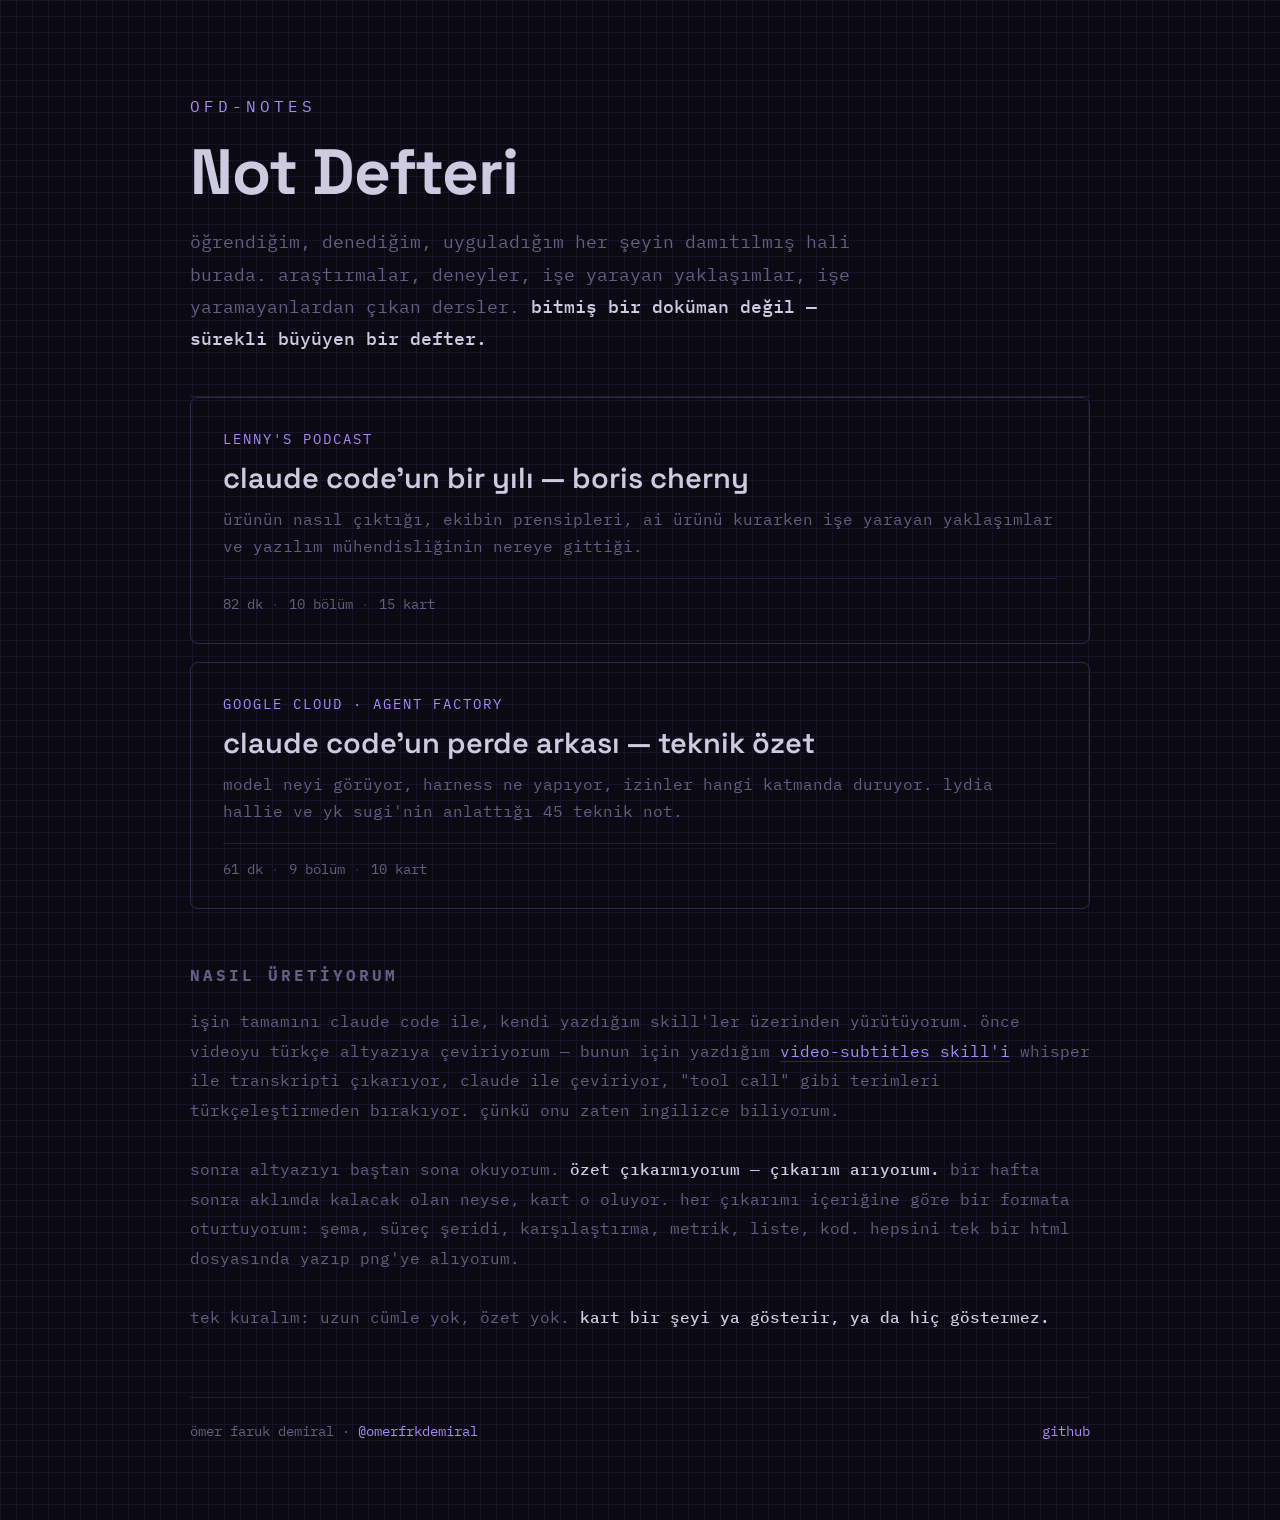
<file: index.html>
<!DOCTYPE html>
<html lang="tr">
<head>
<meta charset="utf-8">
<meta name="viewport" content="width=device-width, initial-scale=1">
<title>ofd-notes — not defteri</title>
<meta name="description" content="Uzun teknik videoların içinden çıkarılmış infografik kartları. Ömer Faruk Demiral.">
<link rel="stylesheet" href="https://fonts.googleapis.com/css2?family=Space+Grotesk:wght@400;500;700&family=IBM+Plex+Mono:wght@400;500&display=swap">
<style>
:root {
  --bg:#0B0A12; --grid:#161426; --ink:#CDCBE0; --accent:#A78BFA;
  --accent-fill:#151028; --line:#2C2946; --muted:#625F80; --div:#201D38;
}
* { margin:0; padding:0; box-sizing:border-box; }
body {
  background:var(--bg);
  background-image:linear-gradient(var(--grid) 1px, transparent 1px), linear-gradient(90deg, var(--grid) 1px, transparent 1px);
  background-size:16px 16px;
  font-family:'Space Grotesk',sans-serif; color:var(--ink);
  min-height:100vh; padding:0 24px 80px;
}
.wrap { max-width:900px; margin:0 auto; }

header { padding:96px 0 40px; border-bottom:1px solid var(--div); }
.serial { font-family:'IBM Plex Mono',monospace; font-size:16px; letter-spacing:4px; color:var(--accent); }
h1 { font-size:64px; font-weight:700; line-height:1.05; margin:22px 0 20px; letter-spacing:-1px; }
.lede { font-family:'IBM Plex Mono',monospace; font-size:18px; line-height:1.8; color:var(--muted); max-width:62ch; }
.lede b { color:var(--ink); font-weight:500; }
blockquote {
  font-family:'IBM Plex Mono',monospace; font-size:17px; color:var(--muted);
  border-left:3px solid var(--accent); padding-left:20px; margin-top:28px;
}

h2 {
  font-family:'IBM Plex Mono',monospace; font-size:16px; letter-spacing:3px;
  color:var(--muted); margin:56px 0 22px; text-transform:uppercase;
}

a.card {
  display:block; text-decoration:none; color:inherit;
  border:1px solid var(--line); border-radius:8px; padding:30px 32px; margin-bottom:18px;
  transition:border-color .15s, background .15s;
}
a.card:hover { border-color:var(--accent); background:var(--accent-fill); }
a.card .k { font-family:'IBM Plex Mono',monospace; font-size:14px; letter-spacing:2px; color:var(--accent); }
a.card h3 { font-size:29px; font-weight:600; line-height:1.2; margin:12px 0 10px; }
a.card p { font-family:'IBM Plex Mono',monospace; font-size:16px; line-height:1.7; color:var(--muted); }
a.card .m {
  font-family:'IBM Plex Mono',monospace; font-size:14px; color:var(--muted);
  margin-top:18px; padding-top:16px; border-top:1px solid var(--div);
  display:flex; gap:10px; flex-wrap:wrap;
}
a.card .m span::after { content:" ·"; color:var(--line); }
a.card .m span:last-child::after { content:""; }

.how { font-family:'IBM Plex Mono',monospace; font-size:16px; line-height:1.85; color:var(--muted); }
.how b { color:var(--ink); font-weight:500; }
.how a { color:var(--accent); text-decoration:none; border-bottom:1px solid var(--line); transition:border-color .15s; }
.how a:hover { border-color:var(--accent); }

footer {
  margin-top:64px; padding-top:24px; border-top:1px solid var(--div);
  font-family:'IBM Plex Mono',monospace; font-size:14px; color:var(--muted);
  display:flex; justify-content:space-between; gap:16px; flex-wrap:wrap;
}
footer a { color:var(--accent); text-decoration:none; }

@media (max-width:720px) {
  body { padding:0 18px 64px; }
  header { padding:56px 0 32px; }
  .serial { font-size:14px; letter-spacing:3px; }
  h1 { font-size:40px; }
  .lede { font-size:16px; }
  h2 { margin:44px 0 18px; }
  a.card { padding:24px; }
  a.card h3 { font-size:24px; }
  a.card p { font-size:15px; }
  .how { font-size:15px; }
}

@media (max-width:440px) {
  body { padding:0 14px 56px; }
  header { padding:44px 0 28px; }
  h1 { font-size:32px; line-height:1.1; }
  .lede { font-size:15px; line-height:1.7; }
  a.card { padding:20px; }
  a.card h3 { font-size:21px; }
  a.card .m { gap:6px; font-size:13px; }
  footer { flex-direction:column; gap:8px; }
}
</style>
</head>
<body>
<div class="wrap">

  <header>
    <span class="serial">OFD-NOTES</span>
    <h1>Not Defteri</h1>
    <p class="lede">
      öğrendiğim, denediğim, uyguladığım her şeyin damıtılmış hali burada.
      araştırmalar, deneyler, işe yarayan yaklaşımlar, işe yaramayanlardan çıkan dersler.
      <b>bitmiş bir doküman değil — sürekli büyüyen bir defter.</b>
    </p>
  </header>

  <a class="card" href="resources/lennys-podcast-boris-cherny/infografik.html">
    <span class="k">LENNY'S PODCAST</span>
    <h3>claude code'un bir yılı — boris cherny</h3>
    <p>ürünün nasıl çıktığı, ekibin prensipleri, ai ürünü kurarken işe yarayan yaklaşımlar ve yazılım mühendisliğinin nereye gittiği.</p>
    <div class="m"><span>82 dk</span><span>10 bölüm</span><span>15 kart</span></div>
  </a>

  <a class="card" href="resources/agent-factory-claude-code/infografik.html">
    <span class="k">GOOGLE CLOUD · AGENT FACTORY</span>
    <h3>claude code'un perde arkası — teknik özet</h3>
    <p>model neyi görüyor, harness ne yapıyor, izinler hangi katmanda duruyor. lydia hallie ve yk sugi'nin anlattığı 45 teknik not.</p>
    <div class="m"><span>61 dk</span><span>9 bölüm</span><span>10 kart</span></div>
  </a>

  <h2>nasıl üretiyorum</h2>
  <p class="how">
    işin tamamını claude code ile, kendi yazdığım skill'ler üzerinden yürütüyorum.
    önce videoyu türkçe altyazıya çeviriyorum — bunun için yazdığım
    <a href="https://github.com/omerfarukdemiral/video-subtitles">video-subtitles skill'i</a>
    whisper ile transkripti çıkarıyor, claude ile çeviriyor, "tool call" gibi terimleri
    türkçeleştirmeden bırakıyor. çünkü onu zaten ingilizce biliyorum.
    <br><br>
    sonra altyazıyı baştan sona okuyorum. <b>özet çıkarmıyorum — çıkarım arıyorum.</b>
    bir hafta sonra aklımda kalacak olan neyse, kart o oluyor. her çıkarımı içeriğine göre
    bir formata oturtuyorum: şema, süreç şeridi, karşılaştırma, metrik, liste, kod. hepsini
    tek bir html dosyasında yazıp png'ye alıyorum.
    <br><br>
    tek kuralım: uzun cümle yok, özet yok. <b>kart bir şeyi ya gösterir, ya da hiç göstermez.</b>
  </p>

  <footer>
    <span>ömer faruk demiral · <a href="https://x.com/omerfrkdemiral">@omerfrkdemiral</a></span>
    <span><a href="https://github.com/omerfarukdemiral/ofd-notes">github</a></span>
  </footer>

</div>
</body>
</html>
</file>
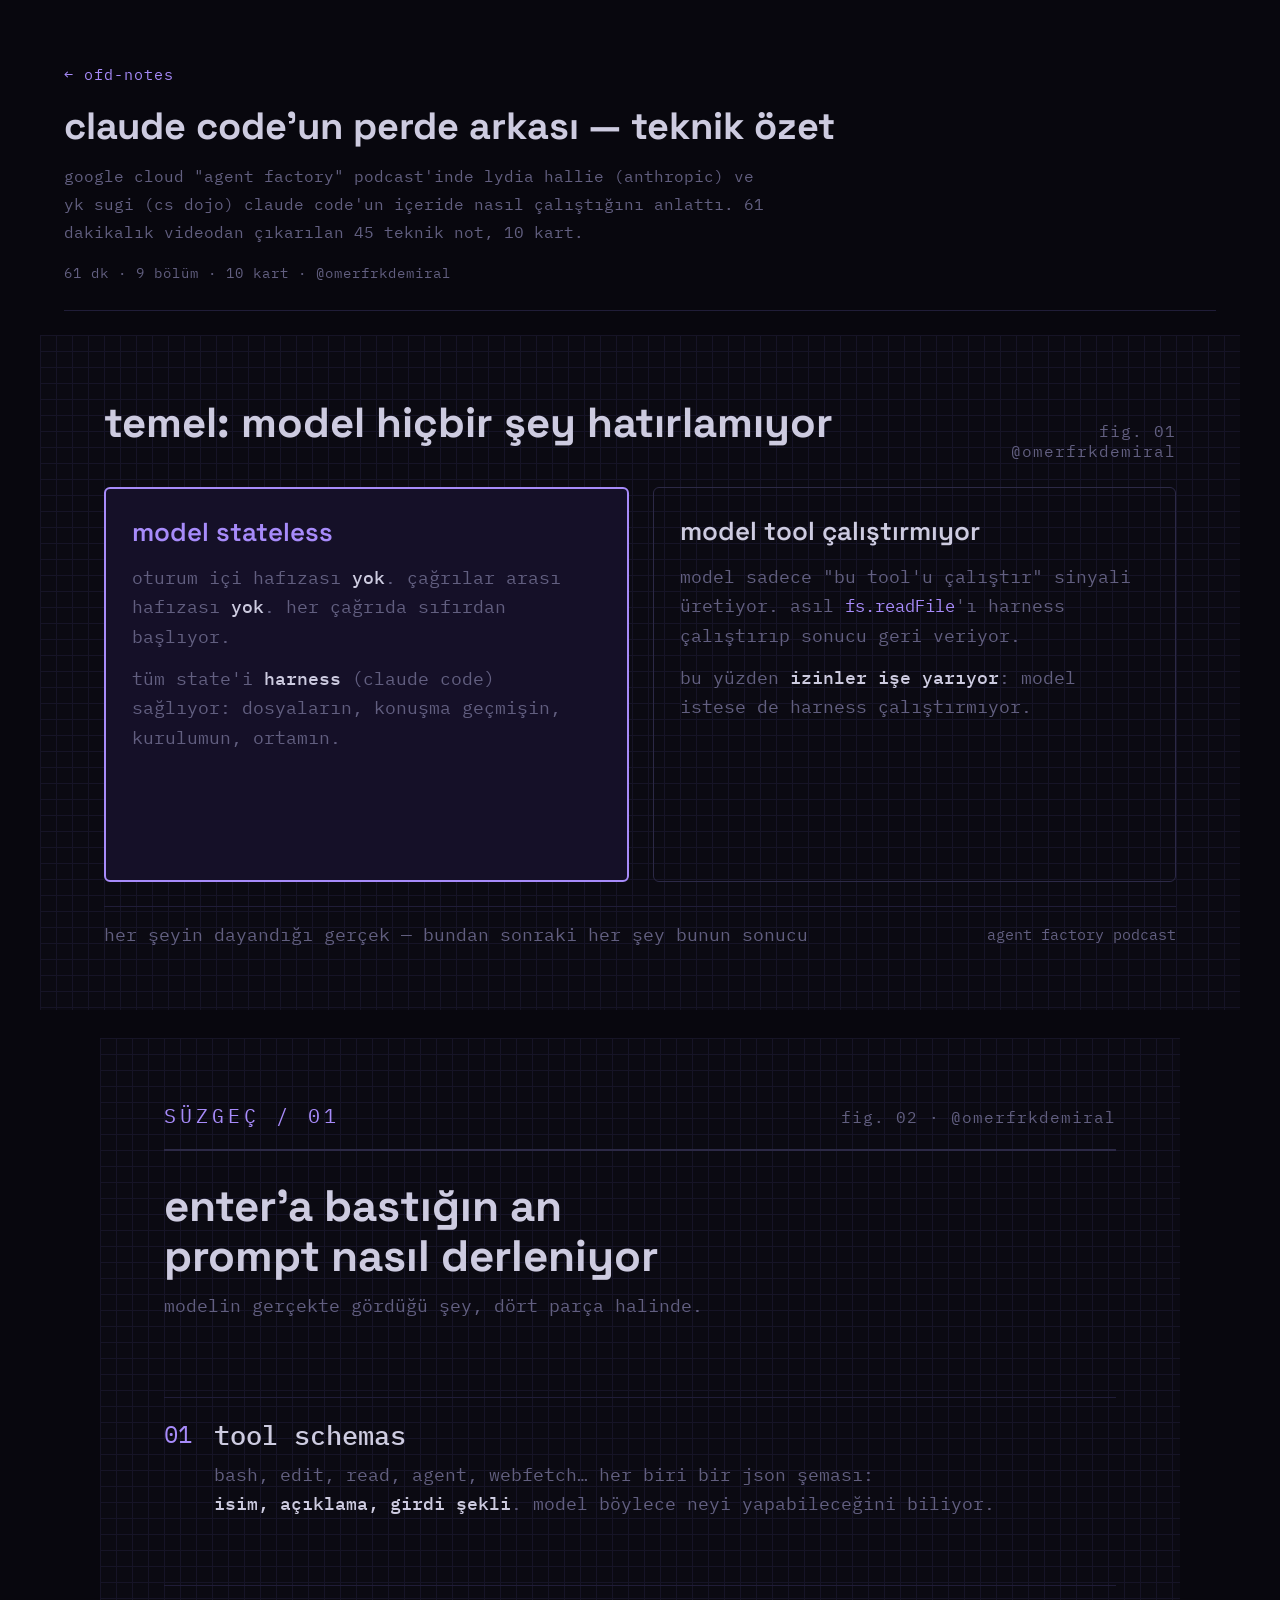
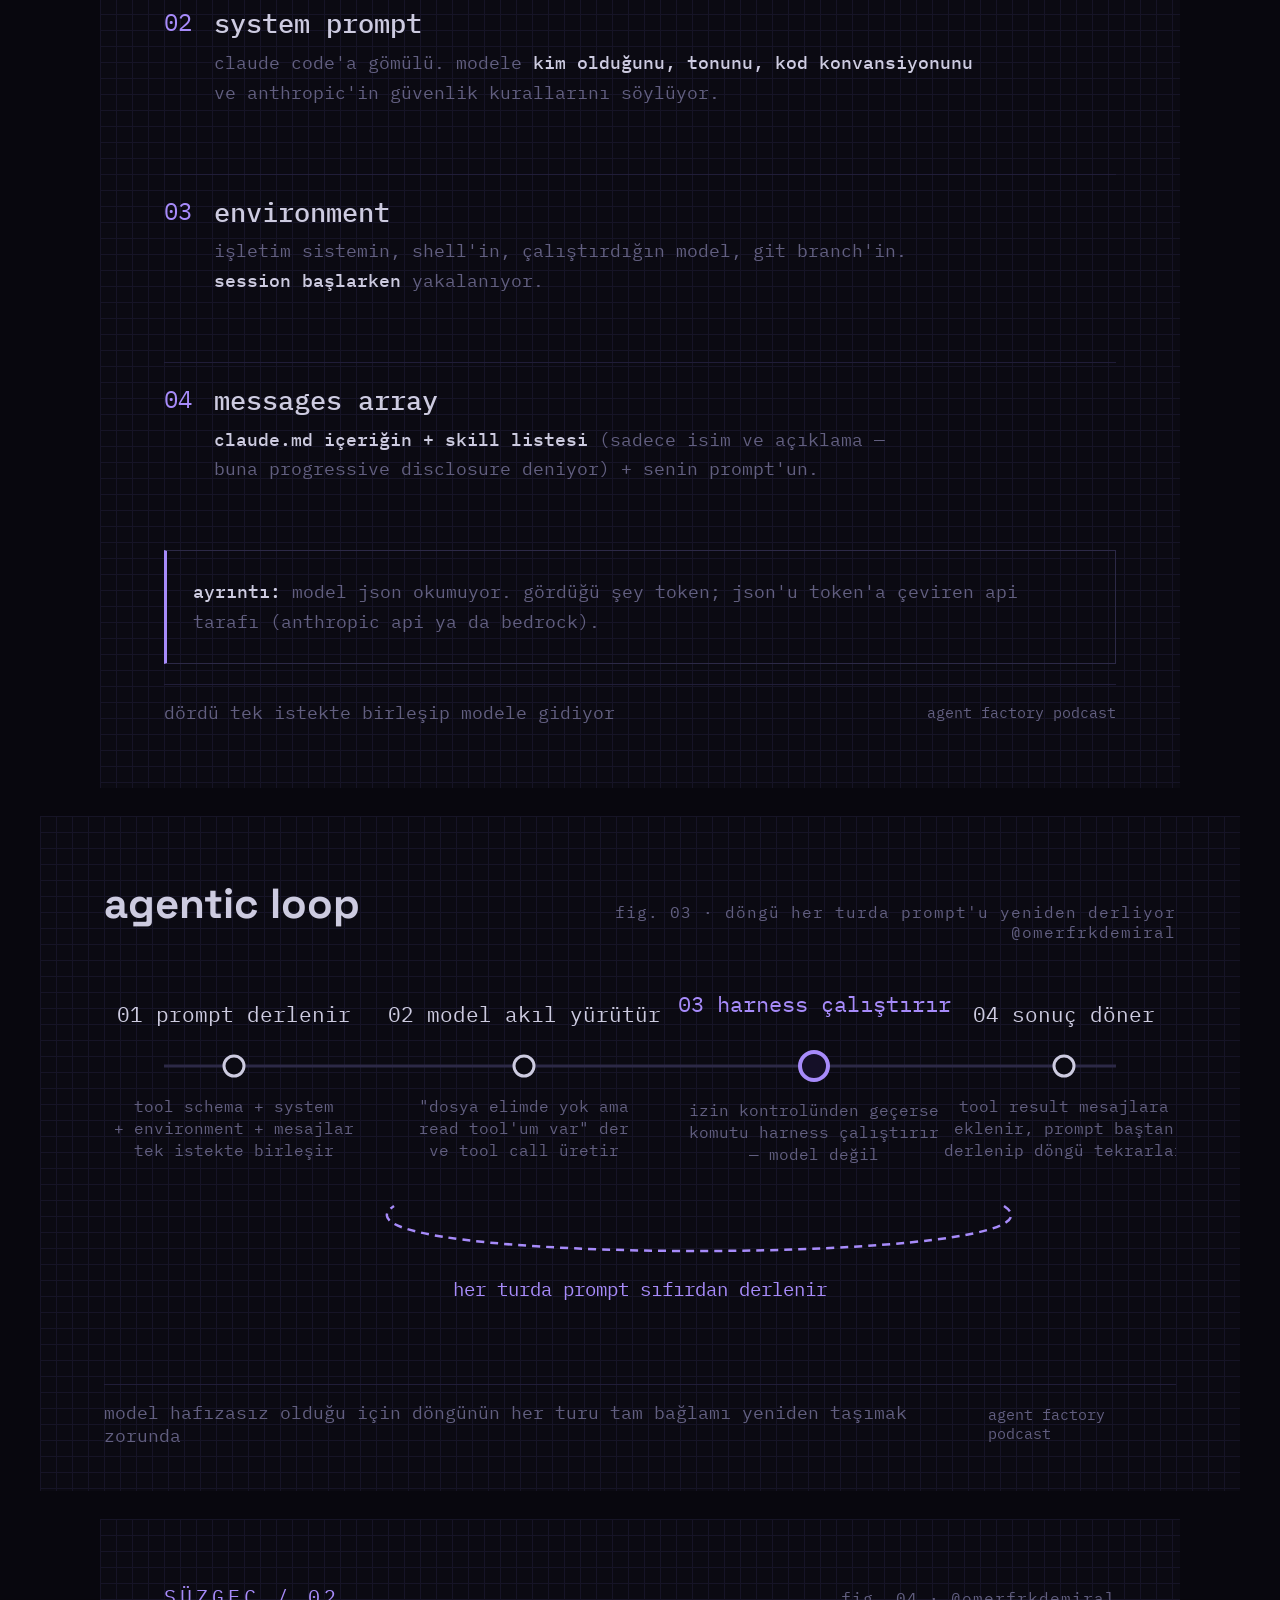
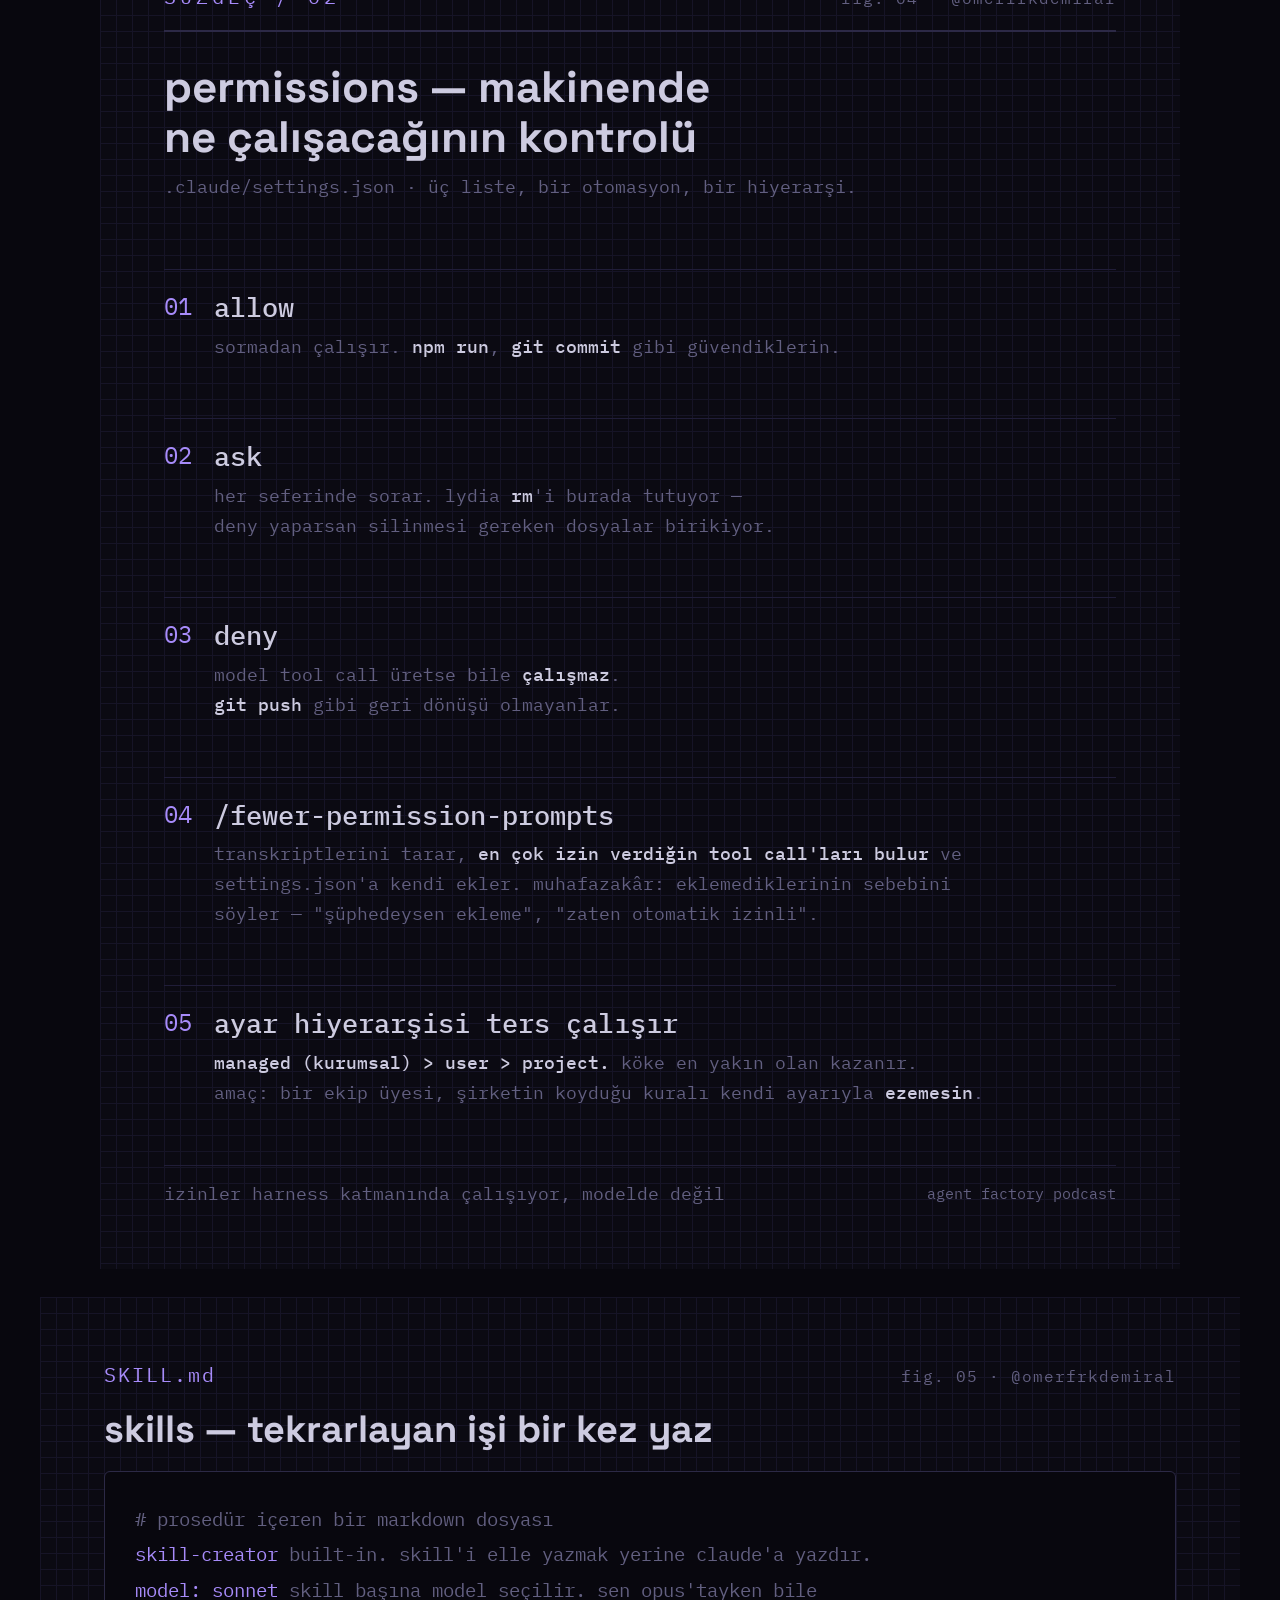
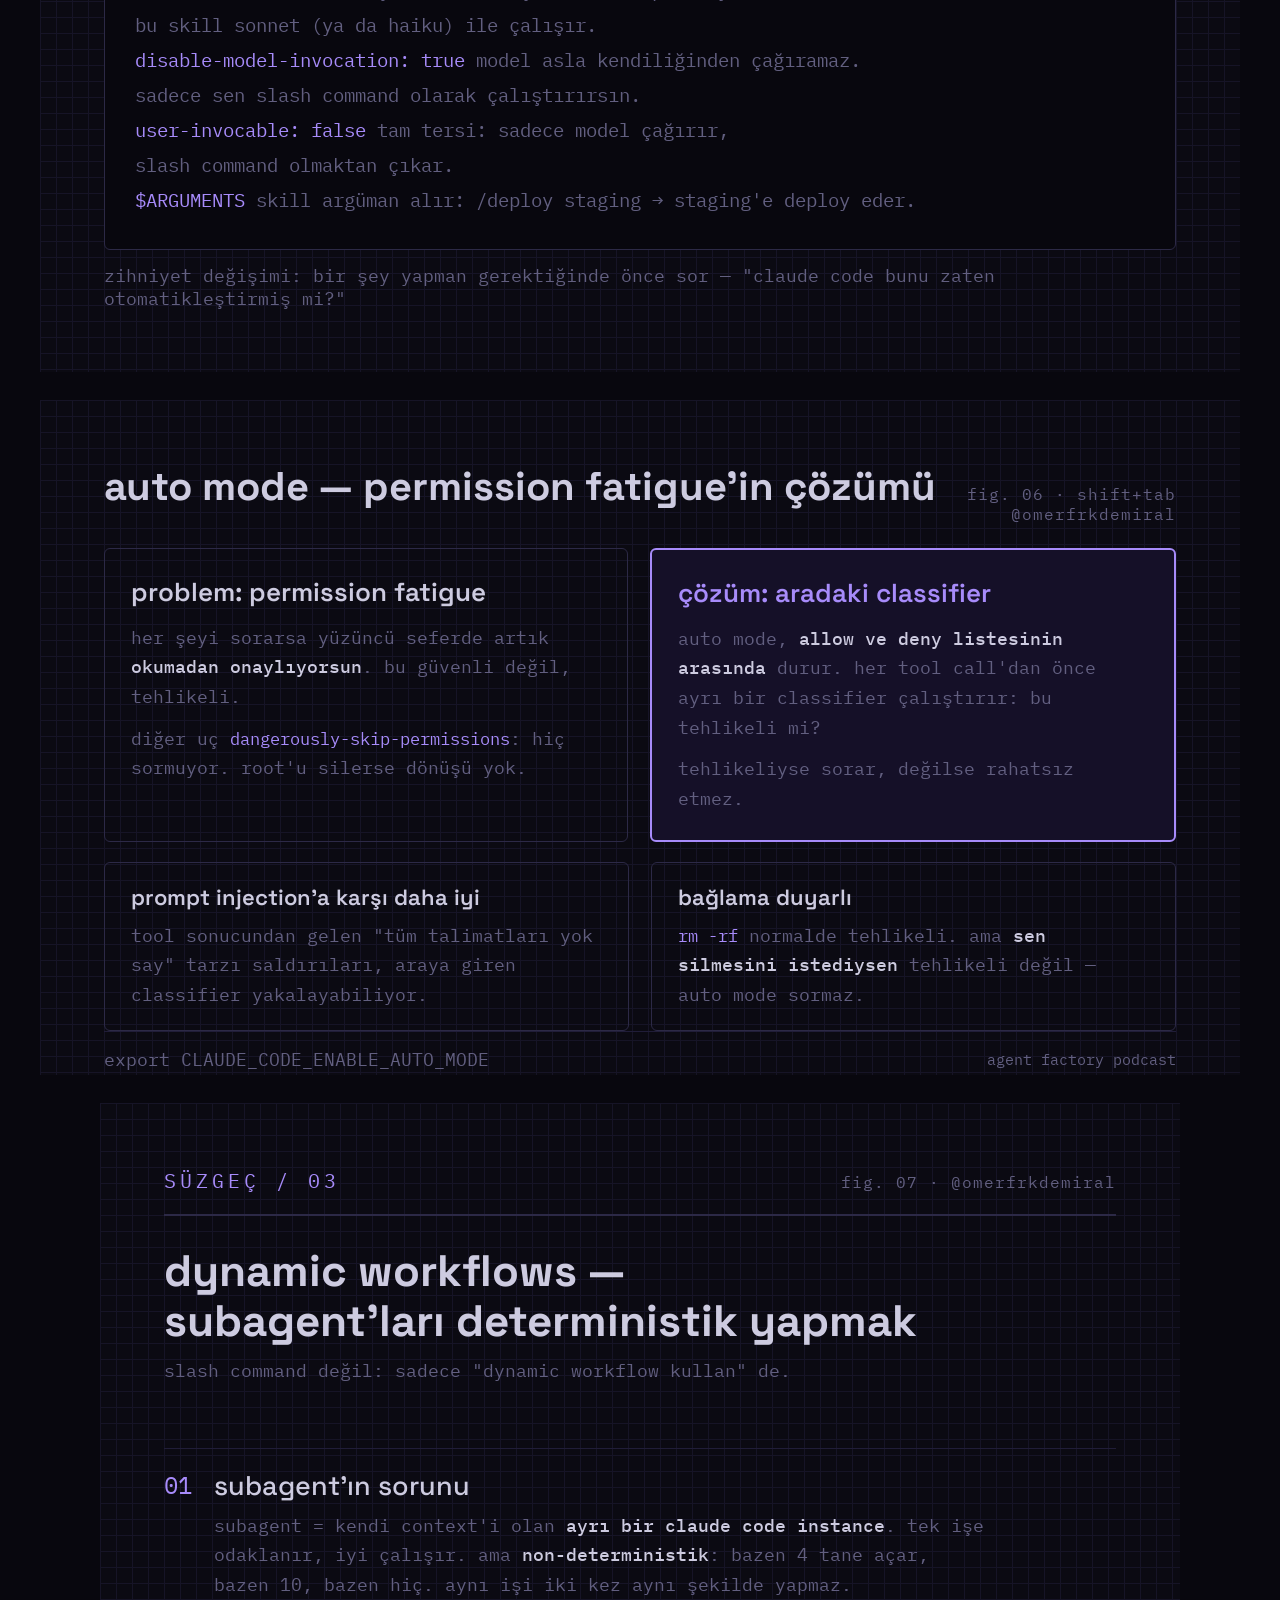
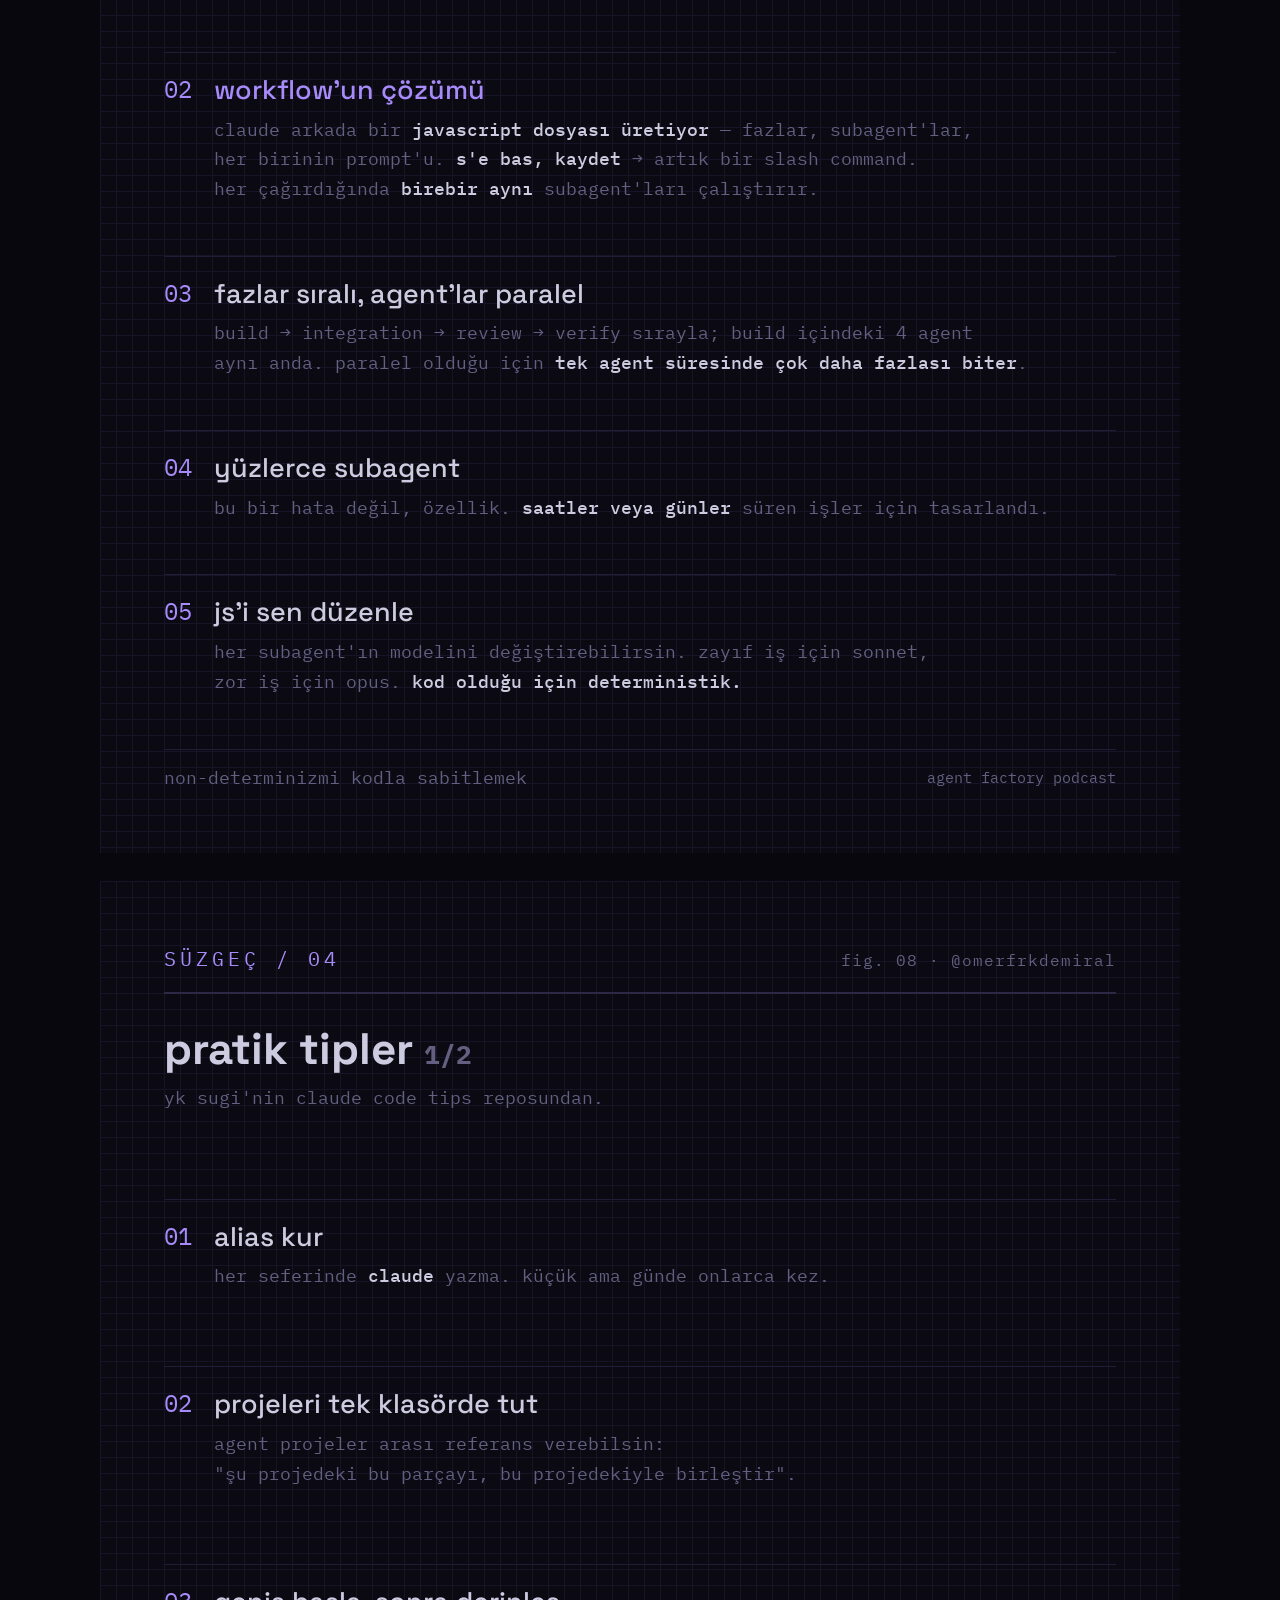
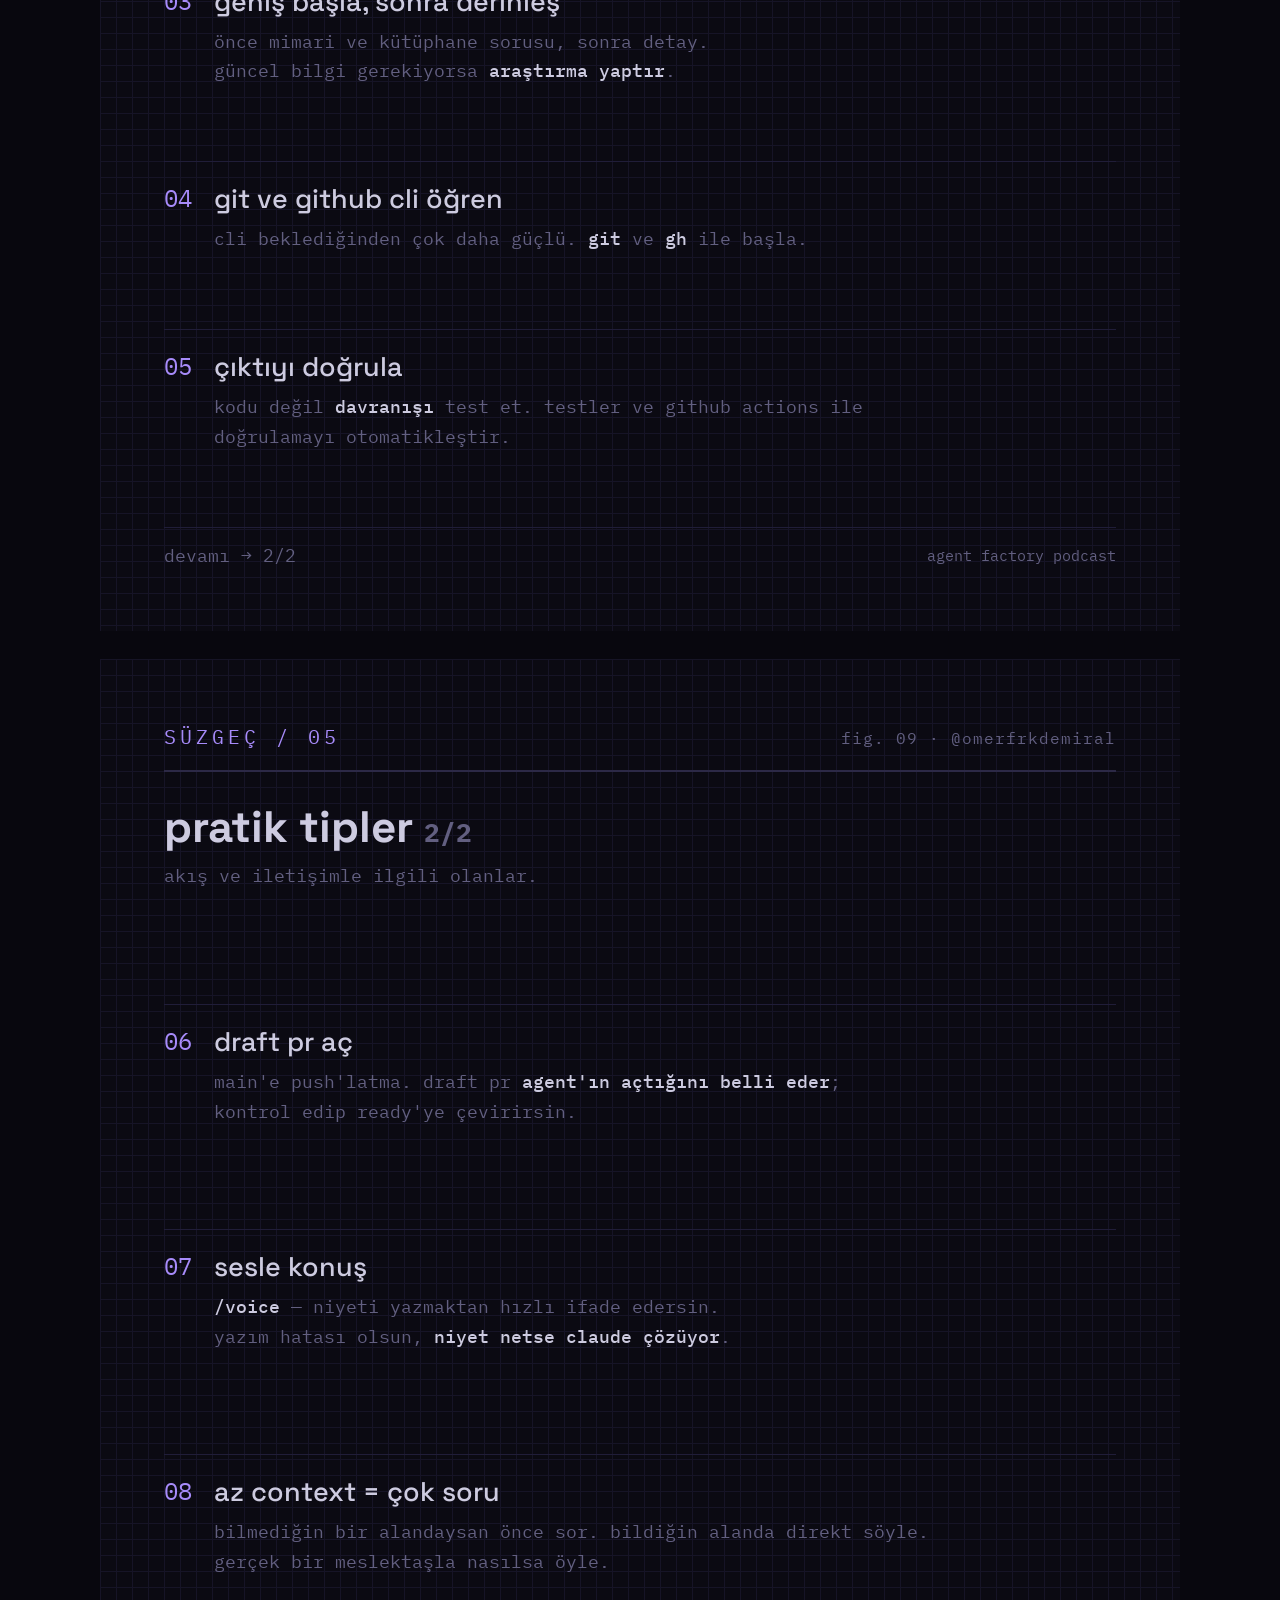
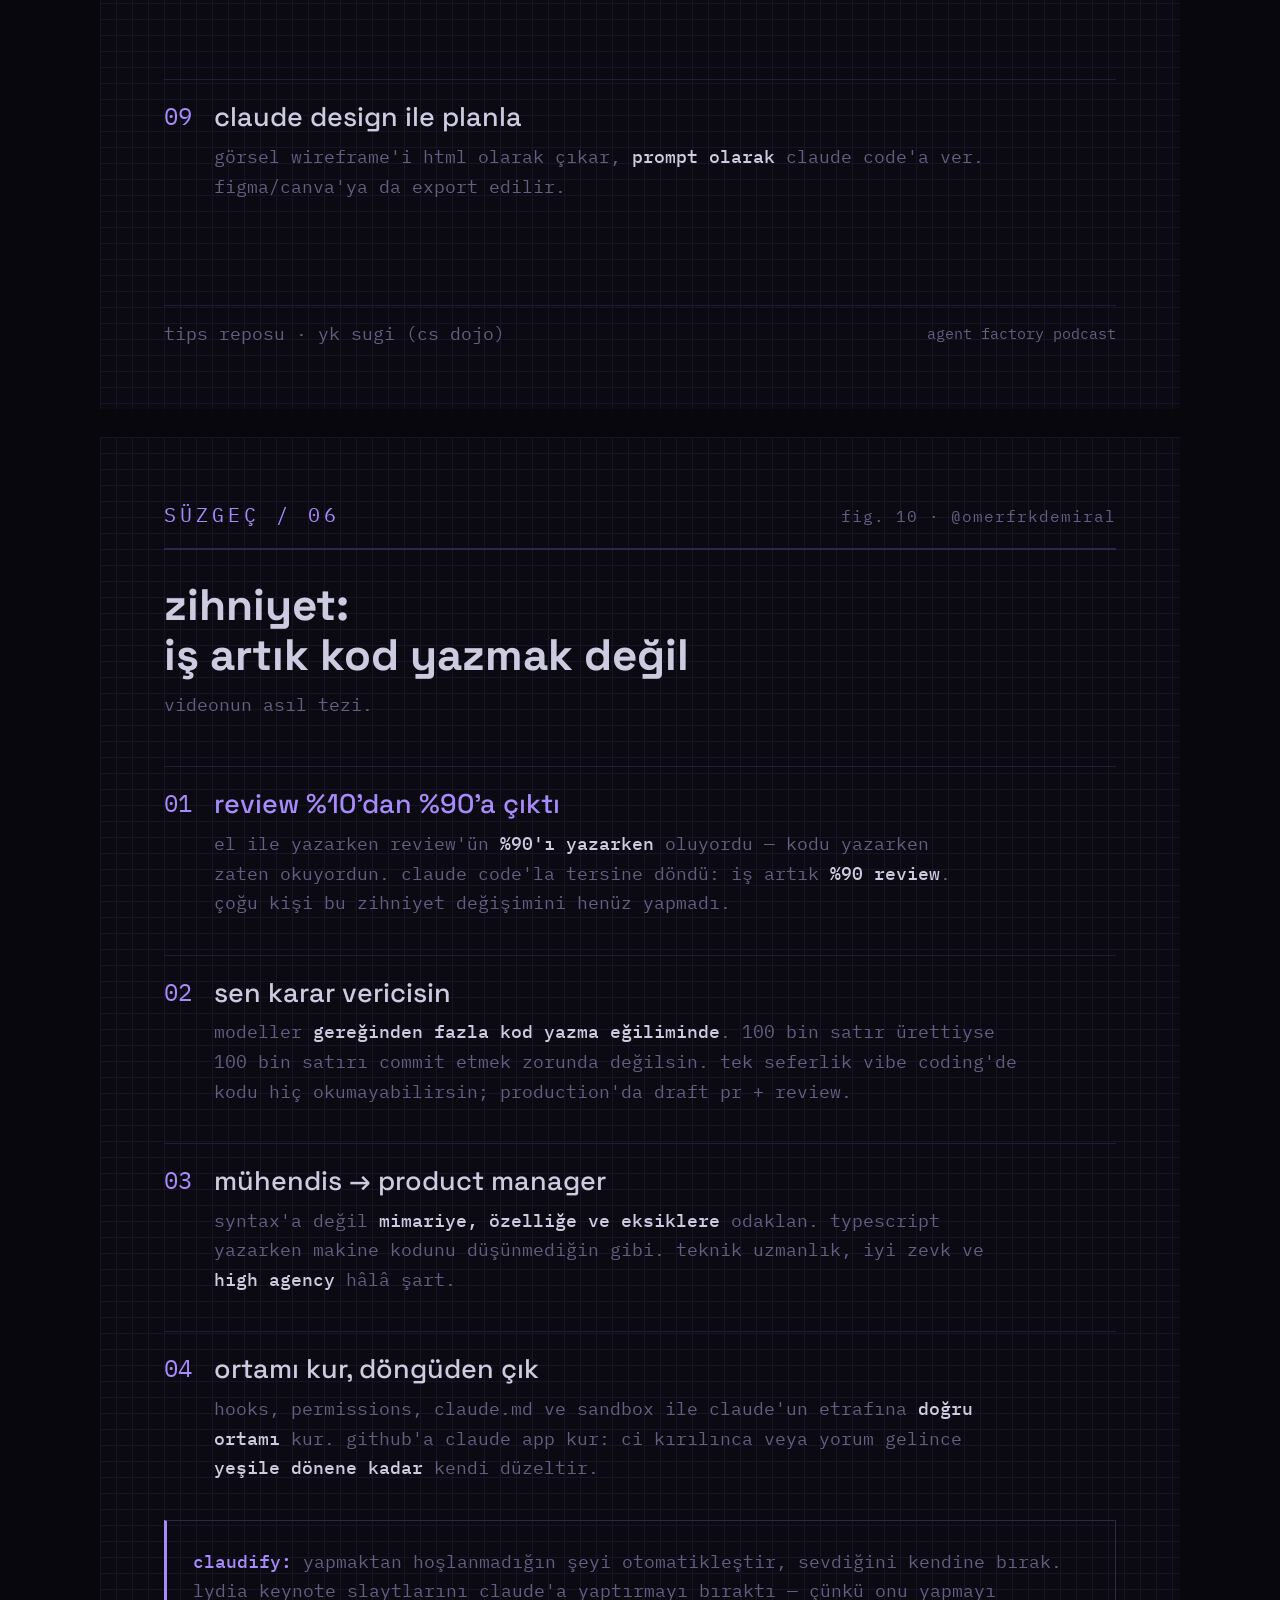
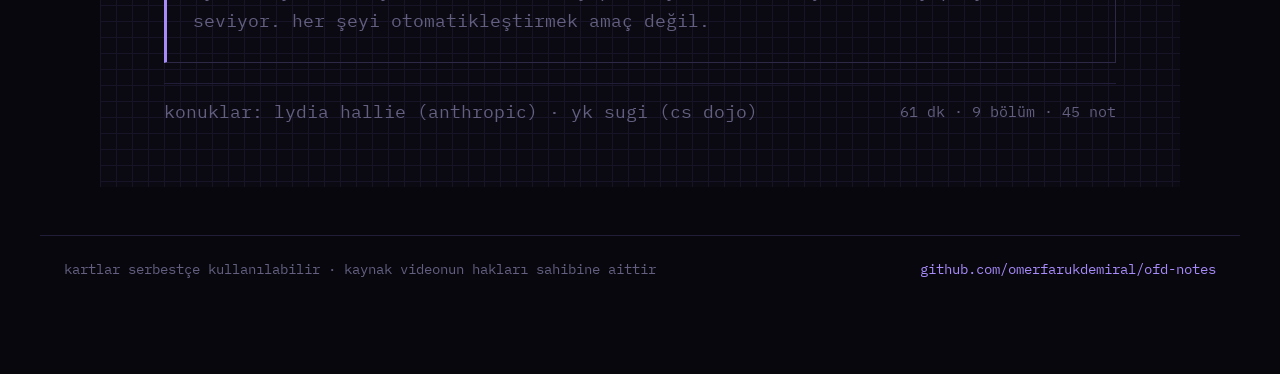
<file: resources/agent-factory-claude-code/infografik.html>
<!DOCTYPE html>
<html lang="tr">
<head>
<meta charset="utf-8">
<title>claude code teknik özet — blueprint.dark</title>
<link rel="stylesheet" href="https://fonts.googleapis.com/css2?family=Space+Grotesk:wght@400;500;700&family=IBM+Plex+Mono:wght@400;500&display=swap">
<style>
/* blueprint.dark token'ları — DEĞİŞTİRME */
:root {
  --bg:#0B0A12; --grid:#161426; --ink:#CDCBE0; --accent:#A78BFA;
  --accent-fill:#151028; --line:#2C2946; --muted:#625F80; --div:#201D38; --code:#08070E;
}
* { margin:0; padding:0; box-sizing:border-box; }
body { background:#333; font-family:'Space Grotesk',sans-serif; color:var(--ink); }
.canvas {
  background:var(--bg);
  background-image:linear-gradient(var(--grid) 1px, transparent 1px), linear-gradient(90deg, var(--grid) 1px, transparent 1px);
  background-size:16px 16px;
  position:relative; overflow:hidden; margin:20px auto;
}
.r169 { width:1200px; height:675px; padding:64px; }
.r45  { width:1080px; height:1350px; padding:64px; }
.mono { font-family:'IBM Plex Mono',monospace; }
.serial { font-family:'IBM Plex Mono',monospace; font-size:20px; letter-spacing:4px; color:var(--accent); }
.handle { font-family:'IBM Plex Mono',monospace; font-size:16px; color:var(--muted); letter-spacing:1px; }
.h1 { font-size:48px; font-weight:700; line-height:1.15; color:var(--ink); }
.sub { font-family:'IBM Plex Mono',monospace; font-size:24px; color:var(--accent); }
.note { font-family:'IBM Plex Mono',monospace; font-size:18px; color:var(--muted); }
.topbar { display:flex; justify-content:space-between; align-items:baseline; }
.botbar { border-top:1px solid var(--div); padding-top:16px; display:flex; justify-content:space-between; align-items:center; }
.metric-n { font-family:'IBM Plex Mono',monospace; font-size:30px; font-weight:500; color:var(--accent); margin-right:10px; }
.metric-l { font-family:'IBM Plex Mono',monospace; font-size:18px; color:var(--muted); }

/* liste öğesi — süzgeç formatının satırı */
.item { border-top:1px solid var(--div); padding-top:20px; display:flex; gap:22px; }
.item .n { font-family:'IBM Plex Mono',monospace; color:var(--accent); font-size:24px; flex:none; }
.item .t { font-size:27px; font-weight:500; line-height:1.25; }
.item .d { font-family:'IBM Plex Mono',monospace; font-size:18px; color:var(--muted); line-height:1.65; margin-top:8px; }
.item .d b { color:var(--ink); font-weight:500; }
.list { flex:1; display:flex; flex-direction:column; justify-content:space-evenly; margin-top:14px; }
.box { border:1.5px solid var(--line); border-radius:6px; padding:26px; }
.box.hot { border:2px solid var(--accent); background:var(--accent-fill); }
.box h3 { font-size:26px; font-weight:600; margin-bottom:14px; }
.box.hot h3 { color:var(--accent); }
.box p { font-family:'IBM Plex Mono',monospace; font-size:18px; color:var(--muted); line-height:1.65; }
.box p + p { margin-top:12px; }
.box p b { color:var(--ink); font-weight:500; }
code { font-family:'IBM Plex Mono',monospace; color:var(--accent); font-size:0.95em; }
</style>
<link rel="stylesheet" href="../../assets/live.css">
<meta name="viewport" content="width=device-width, initial-scale=1">
<meta name="description" content="google cloud "agent factory" podcast'inde lydia hallie (anthropic) ve yk sugi (cs dojo) claude code'un içeride nasıl çalıştığını anlattı. 61 dakikalık">
</head>
<body>
<header class="page-head">
  <a class="back" href="../../">&larr; ofd-notes</a>
  <h1>claude code'un perde arkası — teknik özet</h1>
  <p>google cloud "agent factory" podcast'inde lydia hallie (anthropic) ve yk sugi (cs dojo) claude code'un içeride nasıl çalıştığını anlattı. 61 dakikalık videodan çıkarılan 45 teknik not, 10 kart.</p>
  <div class="meta">61 dk · 9 bölüm · 10 kart &middot; @omerfrkdemiral</div>
  <hr class="rule">
</header>


<!-- 01 · TEMEL (bölüm 1) -->
<section class="canvas r169" style="display:flex; flex-direction:column;">
  <div class="topbar" style="margin-bottom:26px;">
    <div class="h1" style="font-size:42px;">temel: model hiçbir şey hatırlamıyor</div>
    <span class="handle" style="text-align:right;">fig. 01<br>@omerfrkdemiral</span>
  </div>
  <div style="display:flex; gap:24px; flex:1;">
    <div class="box hot" style="flex:1;">
      <h3>model stateless</h3>
      <p>oturum içi hafızası <b>yok</b>. çağrılar arası hafızası <b>yok</b>. her çağrıda sıfırdan başlıyor.</p>
      <p>tüm state'i <b>harness</b> (claude code) sağlıyor: dosyaların, konuşma geçmişin, kurulumun, ortamın.</p>
    </div>
    <div class="box" style="flex:1;">
      <h3>model tool çalıştırmıyor</h3>
      <p>model sadece "bu tool'u çalıştır" sinyali üretiyor. asıl <code>fs.readFile</code>'ı harness çalıştırıp sonucu geri veriyor.</p>
      <p>bu yüzden <b>izinler işe yarıyor</b>: model istese de harness çalıştırmıyor.</p>
    </div>
  </div>
  <div class="botbar" style="margin-top:24px;">
    <span class="note">her şeyin dayandığı gerçek — bundan sonraki her şey bunun sonucu</span>
    <span class="note" style="font-size:15px;">agent factory podcast</span>
  </div>
</section>

<!-- 02 · PROMPT DERLEME (bölüm 2) -->
<section class="canvas r45" style="display:flex; flex-direction:column;">
  <div class="topbar" style="border-bottom:2px solid var(--line); padding-bottom:20px;">
    <span class="serial">SÜZGEÇ / 01</span>
    <span class="handle">fig. 02 · @omerfrkdemiral</span>
  </div>
  <div class="h1" style="margin-top:30px; font-size:44px;">enter'a bastığın an<br>prompt nasıl derleniyor</div>
  <div class="note" style="margin-top:12px;">modelin gerçekte gördüğü şey, dört parça halinde.</div>
  <div class="list">
    <div class="item">
      <span class="n">01</span>
      <div>
        <div class="t mono">tool schemas</div>
        <div class="d">bash, edit, read, agent, webfetch… her biri bir json şeması:<br><b>isim, açıklama, girdi şekli</b>. model böylece neyi yapabileceğini biliyor.</div>
      </div>
    </div>
    <div class="item">
      <span class="n">02</span>
      <div>
        <div class="t mono">system prompt</div>
        <div class="d">claude code'a gömülü. modele <b>kim olduğunu, tonunu, kod konvansiyonunu</b><br>ve anthropic'in güvenlik kurallarını söylüyor.</div>
      </div>
    </div>
    <div class="item">
      <span class="n">03</span>
      <div>
        <div class="t mono">environment</div>
        <div class="d">işletim sistemin, shell'in, çalıştırdığın model, git branch'in.<br><b>session başlarken</b> yakalanıyor.</div>
      </div>
    </div>
    <div class="item">
      <span class="n">04</span>
      <div>
        <div class="t mono">messages array</div>
        <div class="d"><b>claude.md içeriğin + skill listesi</b> (sadece isim ve açıklama —<br>buna progressive disclosure deniyor) + senin prompt'un.</div>
      </div>
    </div>
  </div>
  <div class="box" style="border-left:3px solid var(--accent); border-radius:0; margin-bottom:20px;">
    <p><b>ayrıntı:</b> model json okumuyor. gördüğü şey token; json'u token'a çeviren api tarafı (anthropic api ya da bedrock).</p>
  </div>
  <div class="botbar">
    <span class="note">dördü tek istekte birleşip modele gidiyor</span>
    <span class="note" style="font-size:15px;">agent factory podcast</span>
  </div>
</section>

<!-- 03 · AGENTIC LOOP (bölüm 3) -->
<section class="canvas r169">
  <div class="topbar" style="margin-bottom:34px;">
    <div class="h1" style="font-size:42px;">agentic loop</div>
    <span class="handle" style="text-align:right;">fig. 03 · döngü her turda prompt'u yeniden derliyor<br>@omerfrkdemiral</span>
  </div>
  <svg viewBox="0 0 1072 330" style="width:100%;">
    <line x1="60" y1="90" x2="1012" y2="90" stroke="#2C2946" stroke-width="3"/>
    <circle cx="130" cy="90" r="10" fill="#0B0A12" stroke="#CDCBE0" stroke-width="3"/>
    <circle cx="420" cy="90" r="10" fill="#0B0A12" stroke="#CDCBE0" stroke-width="3"/>
    <circle cx="710" cy="90" r="14" fill="#151028" stroke="#A78BFA" stroke-width="4"/>
    <circle cx="960" cy="90" r="10" fill="#0B0A12" stroke="#CDCBE0" stroke-width="3"/>

    <text x="130" y="46" text-anchor="middle" fill="#CDCBE0" font-family="IBM Plex Mono" font-size="21">01 prompt derlenir</text>
    <text x="420" y="46" text-anchor="middle" fill="#CDCBE0" font-family="IBM Plex Mono" font-size="21">02 model akıl yürütür</text>
    <text x="710" y="36" text-anchor="middle" fill="#A78BFA" font-family="IBM Plex Mono" font-size="22">03 harness çalıştırır</text>
    <text x="960" y="46" text-anchor="middle" fill="#CDCBE0" font-family="IBM Plex Mono" font-size="21">04 sonuç döner</text>

    <text x="130" y="136" text-anchor="middle" fill="#625F80" font-family="IBM Plex Mono" font-size="16">tool schema + system</text>
    <text x="130" y="158" text-anchor="middle" fill="#625F80" font-family="IBM Plex Mono" font-size="16">+ environment + mesajlar</text>
    <text x="130" y="180" text-anchor="middle" fill="#625F80" font-family="IBM Plex Mono" font-size="16">tek istekte birleşir</text>

    <text x="420" y="136" text-anchor="middle" fill="#625F80" font-family="IBM Plex Mono" font-size="16">"dosya elimde yok ama</text>
    <text x="420" y="158" text-anchor="middle" fill="#625F80" font-family="IBM Plex Mono" font-size="16">read tool'um var" der</text>
    <text x="420" y="180" text-anchor="middle" fill="#625F80" font-family="IBM Plex Mono" font-size="16">ve tool call üretir</text>

    <text x="710" y="140" text-anchor="middle" fill="#625F80" font-family="IBM Plex Mono" font-size="16">izin kontrolünden geçerse</text>
    <text x="710" y="162" text-anchor="middle" fill="#625F80" font-family="IBM Plex Mono" font-size="16">komutu harness çalıştırır</text>
    <text x="710" y="184" text-anchor="middle" fill="#625F80" font-family="IBM Plex Mono" font-size="16">— model değil</text>

    <text x="960" y="136" text-anchor="middle" fill="#625F80" font-family="IBM Plex Mono" font-size="16">tool result mesajlara</text>
    <text x="960" y="158" text-anchor="middle" fill="#625F80" font-family="IBM Plex Mono" font-size="16">eklenir, prompt baştan</text>
    <text x="960" y="180" text-anchor="middle" fill="#625F80" font-family="IBM Plex Mono" font-size="16">derlenip döngü tekrarlar</text>

    <path d="M 900 230 C 990 290, 200 290, 290 230" fill="none" stroke="#A78BFA" stroke-width="2.5" stroke-dasharray="8 6"/>
    <text x="536" y="320" text-anchor="middle" fill="#A78BFA" font-family="IBM Plex Mono" font-size="19">her turda prompt sıfırdan derlenir</text>
  </svg>
  <div class="botbar" style="position:absolute; left:64px; right:64px; bottom:44px;">
    <span class="note">model hafızasız olduğu için döngünün her turu tam bağlamı yeniden taşımak zorunda</span>
    <span class="note" style="font-size:15px;">agent factory podcast</span>
  </div>
</section>

<!-- 04 · PERMISSIONS (bölüm 4) -->
<section class="canvas r45" style="display:flex; flex-direction:column;">
  <div class="topbar" style="border-bottom:2px solid var(--line); padding-bottom:20px;">
    <span class="serial">SÜZGEÇ / 02</span>
    <span class="handle">fig. 04 · @omerfrkdemiral</span>
  </div>
  <div class="h1" style="margin-top:30px; font-size:44px;">permissions — makinende<br>ne çalışacağının kontrolü</div>
  <div class="note" style="margin-top:12px;">.claude/settings.json · üç liste, bir otomasyon, bir hiyerarşi.</div>
  <div class="list">
    <div class="item">
      <span class="n">01</span>
      <div>
        <div class="t mono">allow</div>
        <div class="d">sormadan çalışır. <b>npm run</b>, <b>git commit</b> gibi güvendiklerin.</div>
      </div>
    </div>
    <div class="item">
      <span class="n">02</span>
      <div>
        <div class="t mono">ask</div>
        <div class="d">her seferinde sorar. lydia <b>rm</b>'i burada tutuyor —<br>deny yaparsan silinmesi gereken dosyalar birikiyor.</div>
      </div>
    </div>
    <div class="item">
      <span class="n">03</span>
      <div>
        <div class="t mono">deny</div>
        <div class="d">model tool call üretse bile <b>çalışmaz</b>.<br><b>git push</b> gibi geri dönüşü olmayanlar.</div>
      </div>
    </div>
    <div class="item">
      <span class="n">04</span>
      <div>
        <div class="t mono">/fewer-permission-prompts</div>
        <div class="d">transkriptlerini tarar, <b>en çok izin verdiğin tool call'ları bulur</b> ve<br>settings.json'a kendi ekler. muhafazakâr: eklemediklerinin sebebini<br>söyler — "şüphedeysen ekleme", "zaten otomatik izinli".</div>
      </div>
    </div>
    <div class="item">
      <span class="n">05</span>
      <div>
        <div class="t mono">ayar hiyerarşisi ters çalışır</div>
        <div class="d"><b>managed (kurumsal) > user > project.</b> köke en yakın olan kazanır.<br>amaç: bir ekip üyesi, şirketin koyduğu kuralı kendi ayarıyla <b>ezemesin</b>.</div>
      </div>
    </div>
  </div>
  <div class="botbar">
    <span class="note">izinler harness katmanında çalışıyor, modelde değil</span>
    <span class="note" style="font-size:15px;">agent factory podcast</span>
  </div>
</section>

<!-- 05 · SKILLS (bölüm 5) -->
<section class="canvas r169" style="display:flex; flex-direction:column;">
  <div class="topbar">
    <span class="serial" style="letter-spacing:2px;">SKILL.md</span>
    <span class="handle">fig. 05 · @omerfrkdemiral</span>
  </div>
  <div class="h1" style="font-size:38px; margin:20px 0;">skills — tekrarlayan işi bir kez yaz</div>
  <div style="background:var(--code); border:1px solid var(--line); border-radius:6px; padding:30px; flex:1;">
    <div class="mono" style="font-size:19px; line-height:1.85; color:var(--ink);">
      <span style="color:var(--muted);"># prosedür içeren bir markdown dosyası</span><br>
      <span style="color:var(--accent);">skill-creator</span>          <span style="color:var(--muted);">built-in. skill'i elle yazmak yerine claude'a yazdır.</span><br>
      <span style="color:var(--accent);">model: sonnet</span>          <span style="color:var(--muted);">skill başına model seçilir. sen opus'tayken bile</span><br>
      <span style="color:var(--muted);">                       bu skill sonnet (ya da haiku) ile çalışır.</span><br>
      <span style="color:var(--accent);">disable-model-invocation: true</span>  <span style="color:var(--muted);">model asla kendiliğinden çağıramaz.</span><br>
      <span style="color:var(--muted);">                       sadece sen slash command olarak çalıştırırsın.</span><br>
      <span style="color:var(--accent);">user-invocable: false</span>   <span style="color:var(--muted);">tam tersi: sadece model çağırır,</span><br>
      <span style="color:var(--muted);">                       slash command olmaktan çıkar.</span><br>
      <span style="color:var(--accent);">$ARGUMENTS</span>             <span style="color:var(--muted);">skill argüman alır: /deploy staging → staging'e deploy eder.</span>
    </div>
  </div>
  <div class="note" style="margin-top:14px;">zihniyet değişimi: bir şey yapman gerektiğinde önce sor — "claude code bunu zaten otomatikleştirmiş mi?"</div>
</section>

<!-- 06 · AUTO MODE (bölüm 6) -->
<section class="canvas r169" style="display:flex; flex-direction:column;">
  <div class="topbar" style="margin-bottom:24px;">
    <div class="h1" style="font-size:40px;">auto mode — permission fatigue'in çözümü</div>
    <span class="handle" style="text-align:right;">fig. 06 · shift+tab<br>@omerfrkdemiral</span>
  </div>
  <div style="display:flex; gap:22px;">
    <div class="box" style="flex:1;">
      <h3>problem: permission fatigue</h3>
      <p>her şeyi sorarsa yüzüncü seferde artık <b>okumadan onaylıyorsun</b>. bu güvenli değil, tehlikeli.</p>
      <p>diğer uç <code>dangerously-skip-permissions</code>: hiç sormuyor. root'u silerse dönüşü yok.</p>
    </div>
    <div class="box hot" style="flex:1;">
      <h3>çözüm: aradaki classifier</h3>
      <p>auto mode, <b>allow ve deny listesinin arasında</b> durur. her tool call'dan önce ayrı bir classifier çalıştırır: bu tehlikeli mi?</p>
      <p>tehlikeliyse sorar, değilse rahatsız etmez.</p>
    </div>
  </div>
  <div style="display:flex; gap:22px; margin-top:20px;">
    <div class="box" style="flex:1; padding:20px 26px;">
      <h3 style="font-size:22px; margin-bottom:10px;">prompt injection'a karşı daha iyi</h3>
      <p>tool sonucundan gelen "tüm talimatları yok say" tarzı saldırıları, araya giren classifier yakalayabiliyor.</p>
    </div>
    <div class="box" style="flex:1; padding:20px 26px;">
      <h3 style="font-size:22px; margin-bottom:10px;">bağlama duyarlı</h3>
      <p><code>rm -rf</code> normalde tehlikeli. ama <b>sen silmesini istediysen</b> tehlikeli değil — auto mode sormaz.</p>
    </div>
  </div>
  <div class="botbar" style="margin-top:auto;">
    <span class="note">export CLAUDE_CODE_ENABLE_AUTO_MODE</span>
    <span class="note" style="font-size:15px;">agent factory podcast</span>
  </div>
</section>

<!-- 07 · DYNAMIC WORKFLOWS (bölüm 7) -->
<section class="canvas r45" style="display:flex; flex-direction:column;">
  <div class="topbar" style="border-bottom:2px solid var(--line); padding-bottom:20px;">
    <span class="serial">SÜZGEÇ / 03</span>
    <span class="handle">fig. 07 · @omerfrkdemiral</span>
  </div>
  <div class="h1" style="margin-top:30px; font-size:44px;">dynamic workflows —<br>subagent'ları deterministik yapmak</div>
  <div class="note" style="margin-top:12px;">slash command değil: sadece "dynamic workflow kullan" de.</div>
  <div class="list">
    <div class="item">
      <span class="n">01</span>
      <div>
        <div class="t">subagent'ın sorunu</div>
        <div class="d">subagent = kendi context'i olan <b>ayrı bir claude code instance</b>. tek işe<br>odaklanır, iyi çalışır. ama <b>non-deterministik</b>: bazen 4 tane açar,<br>bazen 10, bazen hiç. aynı işi iki kez aynı şekilde yapmaz.</div>
      </div>
    </div>
    <div class="item">
      <span class="n">02</span>
      <div>
        <div class="t" style="color:var(--accent);">workflow'un çözümü</div>
        <div class="d">claude arkada bir <b>javascript dosyası üretiyor</b> — fazlar, subagent'lar,<br>her birinin prompt'u. <b>s'e bas, kaydet</b> → artık bir slash command.<br>her çağırdığında <b>birebir aynı</b> subagent'ları çalıştırır.</div>
      </div>
    </div>
    <div class="item">
      <span class="n">03</span>
      <div>
        <div class="t">fazlar sıralı, agent'lar paralel</div>
        <div class="d">build → integration → review → verify sırayla; build içindeki 4 agent<br>aynı anda. paralel olduğu için <b>tek agent süresinde çok daha fazlası biter</b>.</div>
      </div>
    </div>
    <div class="item">
      <span class="n">04</span>
      <div>
        <div class="t">yüzlerce subagent</div>
        <div class="d">bu bir hata değil, özellik. <b>saatler veya günler</b> süren işler için tasarlandı.</div>
      </div>
    </div>
    <div class="item">
      <span class="n">05</span>
      <div>
        <div class="t">js'i sen düzenle</div>
        <div class="d">her subagent'ın modelini değiştirebilirsin. zayıf iş için sonnet,<br>zor iş için opus. <b>kod olduğu için deterministik.</b></div>
      </div>
    </div>
  </div>
  <div class="botbar">
    <span class="note">non-determinizmi kodla sabitlemek</span>
    <span class="note" style="font-size:15px;">agent factory podcast</span>
  </div>
</section>

<!-- 08 · PRATİK TİPLER 1 (bölüm 8a) -->
<section class="canvas r45" style="display:flex; flex-direction:column;">
  <div class="topbar" style="border-bottom:2px solid var(--line); padding-bottom:20px;">
    <span class="serial">SÜZGEÇ / 04</span>
    <span class="handle">fig. 08 · @omerfrkdemiral</span>
  </div>
  <div class="h1" style="margin-top:30px; font-size:44px;">pratik tipler <span class="mono" style="font-size:26px; color:var(--muted);">1/2</span></div>
  <div class="note" style="margin-top:12px;">yk sugi'nin claude code tips reposundan.</div>
  <div class="list">
    <div class="item">
      <span class="n">01</span>
      <div>
        <div class="t">alias kur</div>
        <div class="d">her seferinde <b>claude</b> yazma. küçük ama günde onlarca kez.</div>
      </div>
    </div>
    <div class="item">
      <span class="n">02</span>
      <div>
        <div class="t">projeleri tek klasörde tut</div>
        <div class="d">agent projeler arası referans verebilsin:<br>"şu projedeki bu parçayı, bu projedekiyle birleştir".</div>
      </div>
    </div>
    <div class="item">
      <span class="n">03</span>
      <div>
        <div class="t">geniş başla, sonra derinleş</div>
        <div class="d">önce mimari ve kütüphane sorusu, sonra detay.<br>güncel bilgi gerekiyorsa <b>araştırma yaptır</b>.</div>
      </div>
    </div>
    <div class="item">
      <span class="n">04</span>
      <div>
        <div class="t">git ve github cli öğren</div>
        <div class="d">cli beklediğinden çok daha güçlü. <b>git</b> ve <b>gh</b> ile başla.</div>
      </div>
    </div>
    <div class="item">
      <span class="n">05</span>
      <div>
        <div class="t">çıktıyı doğrula</div>
        <div class="d">kodu değil <b>davranışı</b> test et. testler ve github actions ile<br>doğrulamayı otomatikleştir.</div>
      </div>
    </div>
  </div>
  <div class="botbar">
    <span class="note">devamı → 2/2</span>
    <span class="note" style="font-size:15px;">agent factory podcast</span>
  </div>
</section>

<!-- 09 · PRATİK TİPLER 2 (bölüm 8b) -->
<section class="canvas r45" style="display:flex; flex-direction:column;">
  <div class="topbar" style="border-bottom:2px solid var(--line); padding-bottom:20px;">
    <span class="serial">SÜZGEÇ / 05</span>
    <span class="handle">fig. 09 · @omerfrkdemiral</span>
  </div>
  <div class="h1" style="margin-top:30px; font-size:44px;">pratik tipler <span class="mono" style="font-size:26px; color:var(--muted);">2/2</span></div>
  <div class="note" style="margin-top:12px;">akış ve iletişimle ilgili olanlar.</div>
  <div class="list">
    <div class="item">
      <span class="n">06</span>
      <div>
        <div class="t">draft pr aç</div>
        <div class="d">main'e push'latma. draft pr <b>agent'ın açtığını belli eder</b>;<br>kontrol edip ready'ye çevirirsin.</div>
      </div>
    </div>
    <div class="item">
      <span class="n">07</span>
      <div>
        <div class="t">sesle konuş</div>
        <div class="d"><b>/voice</b> — niyeti yazmaktan hızlı ifade edersin.<br>yazım hatası olsun, <b>niyet netse claude çözüyor</b>.</div>
      </div>
    </div>
    <div class="item">
      <span class="n">08</span>
      <div>
        <div class="t">az context = çok soru</div>
        <div class="d">bilmediğin bir alandaysan önce sor. bildiğin alanda direkt söyle.<br>gerçek bir meslektaşla nasılsa öyle.</div>
      </div>
    </div>
    <div class="item">
      <span class="n">09</span>
      <div>
        <div class="t">claude design ile planla</div>
        <div class="d">görsel wireframe'i html olarak çıkar, <b>prompt olarak</b> claude code'a ver.<br>figma/canva'ya da export edilir.</div>
      </div>
    </div>
  </div>
  <div class="botbar">
    <span class="note">tips reposu · yk sugi (cs dojo)</span>
    <span class="note" style="font-size:15px;">agent factory podcast</span>
  </div>
</section>

<!-- 10 · ZİHNİYET (bölüm 9) -->
<section class="canvas r45" style="display:flex; flex-direction:column;">
  <div class="topbar" style="border-bottom:2px solid var(--line); padding-bottom:20px;">
    <span class="serial">SÜZGEÇ / 06</span>
    <span class="handle">fig. 10 · @omerfrkdemiral</span>
  </div>
  <div class="h1" style="margin-top:30px; font-size:44px;">zihniyet:<br>iş artık kod yazmak değil</div>
  <div class="note" style="margin-top:12px;">videonun asıl tezi.</div>
  <div class="list">
    <div class="item">
      <span class="n">01</span>
      <div>
        <div class="t" style="color:var(--accent);">review %10'dan %90'a çıktı</div>
        <div class="d">el ile yazarken review'ün <b>%90'ı yazarken</b> oluyordu — kodu yazarken<br>zaten okuyordun. claude code'la tersine döndü: iş artık <b>%90 review</b>.<br>çoğu kişi bu zihniyet değişimini henüz yapmadı.</div>
      </div>
    </div>
    <div class="item">
      <span class="n">02</span>
      <div>
        <div class="t">sen karar vericisin</div>
        <div class="d">modeller <b>gereğinden fazla kod yazma eğiliminde</b>. 100 bin satır ürettiyse<br>100 bin satırı commit etmek zorunda değilsin. tek seferlik vibe coding'de<br>kodu hiç okumayabilirsin; production'da draft pr + review.</div>
      </div>
    </div>
    <div class="item">
      <span class="n">03</span>
      <div>
        <div class="t">mühendis → product manager</div>
        <div class="d">syntax'a değil <b>mimariye, özelliğe ve eksiklere</b> odaklan. typescript<br>yazarken makine kodunu düşünmediğin gibi. teknik uzmanlık, iyi zevk ve<br><b>high agency</b> hâlâ şart.</div>
      </div>
    </div>
    <div class="item">
      <span class="n">04</span>
      <div>
        <div class="t">ortamı kur, döngüden çık</div>
        <div class="d">hooks, permissions, claude.md ve sandbox ile claude'un etrafına <b>doğru<br>ortamı</b> kur. github'a claude app kur: ci kırılınca veya yorum gelince<br><b>yeşile dönene kadar</b> kendi düzeltir.</div>
      </div>
    </div>
  </div>
  <div class="box" style="border-left:3px solid var(--accent); border-radius:0; margin-bottom:20px;">
    <p><b style="color:var(--accent);">claudify:</b> yapmaktan hoşlanmadığın şeyi otomatikleştir, sevdiğini kendine bırak. lydia keynote slaytlarını claude'a yaptırmayı bıraktı — çünkü onu yapmayı seviyor. her şeyi otomatikleştirmek amaç değil.</p>
  </div>
  <div class="botbar">
    <span class="note">konuklar: lydia hallie (anthropic) · yk sugi (cs dojo)</span>
    <span class="note" style="font-size:15px;">61 dk · 9 bölüm · 45 not</span>
  </div>
</section>


<footer class="page-foot">
  <span>kartlar serbestçe kullanılabilir &middot; kaynak videonun hakları sahibine aittir</span>
  <span><a href="https://github.com/omerfarukdemiral/ofd-notes">github.com/omerfarukdemiral/ofd-notes</a></span>
</footer>
<script src="../../assets/live.js"></script>
</body>
</html>
</file>
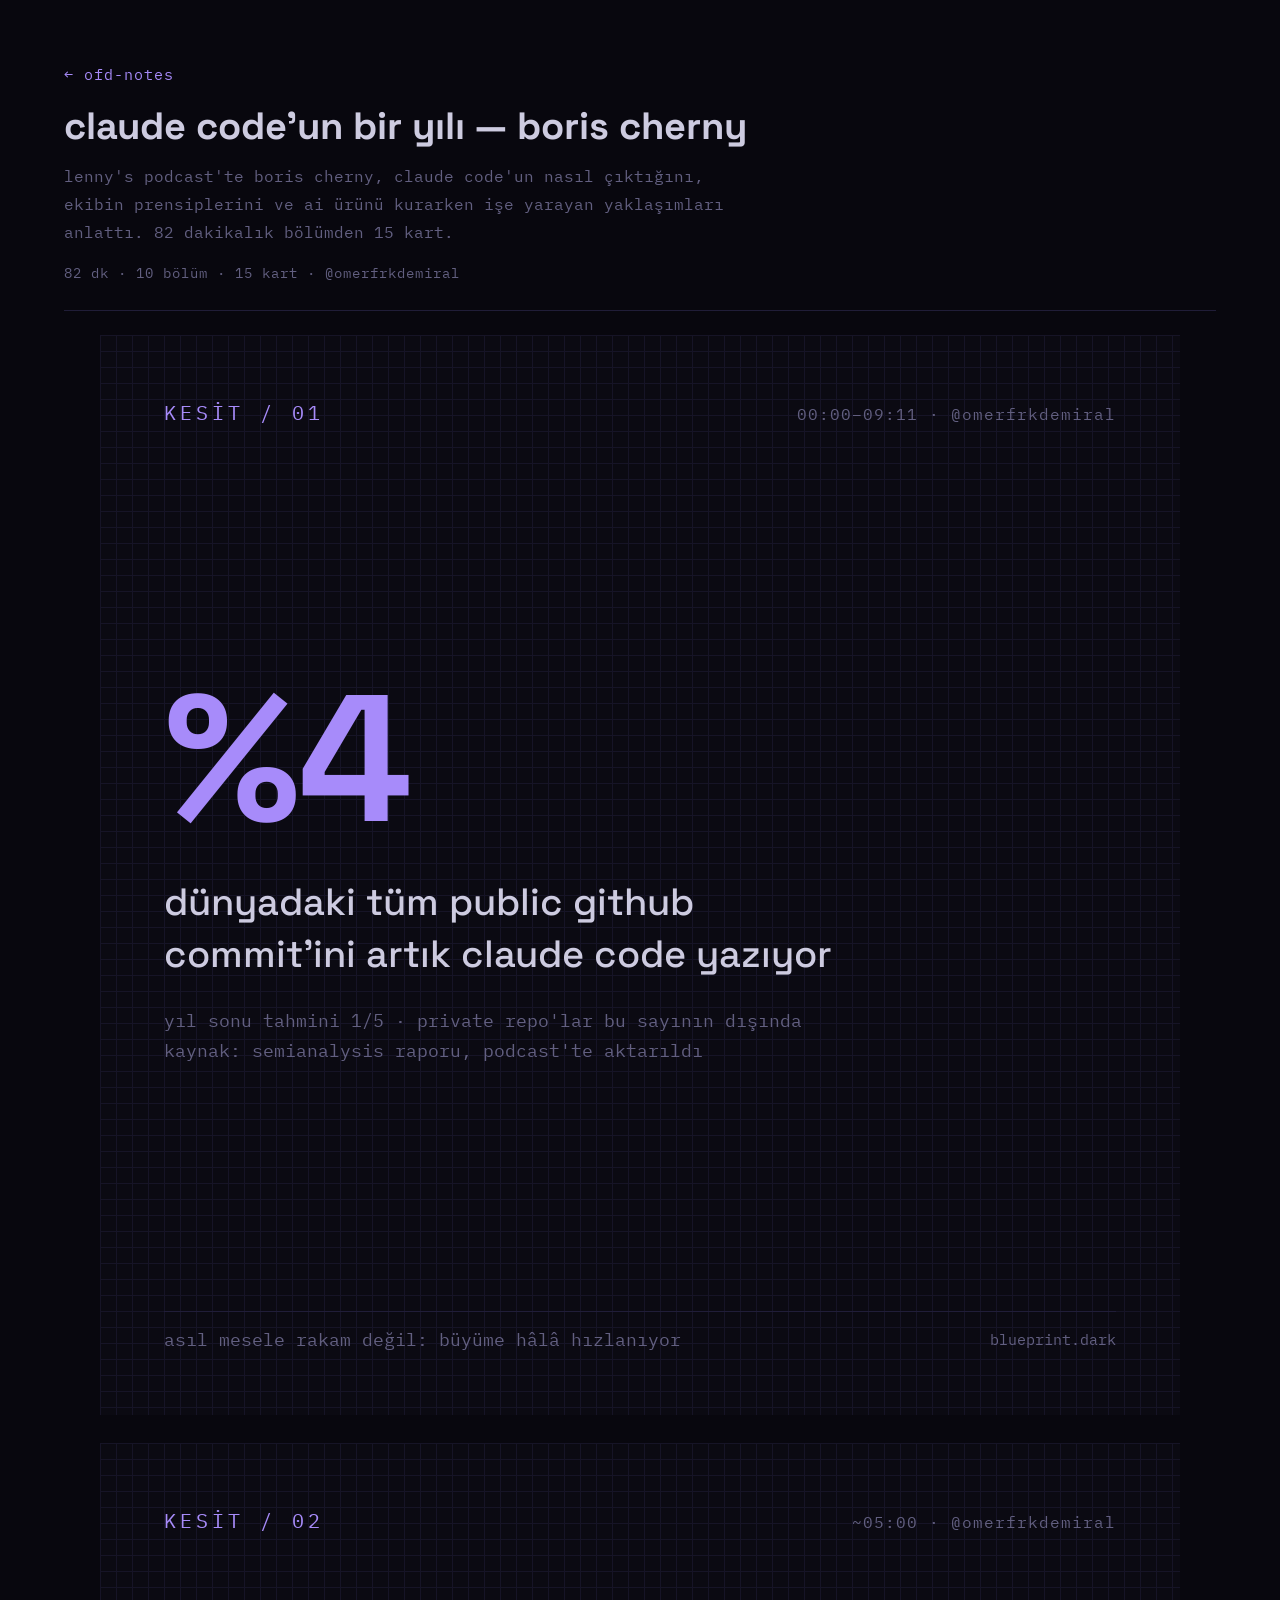
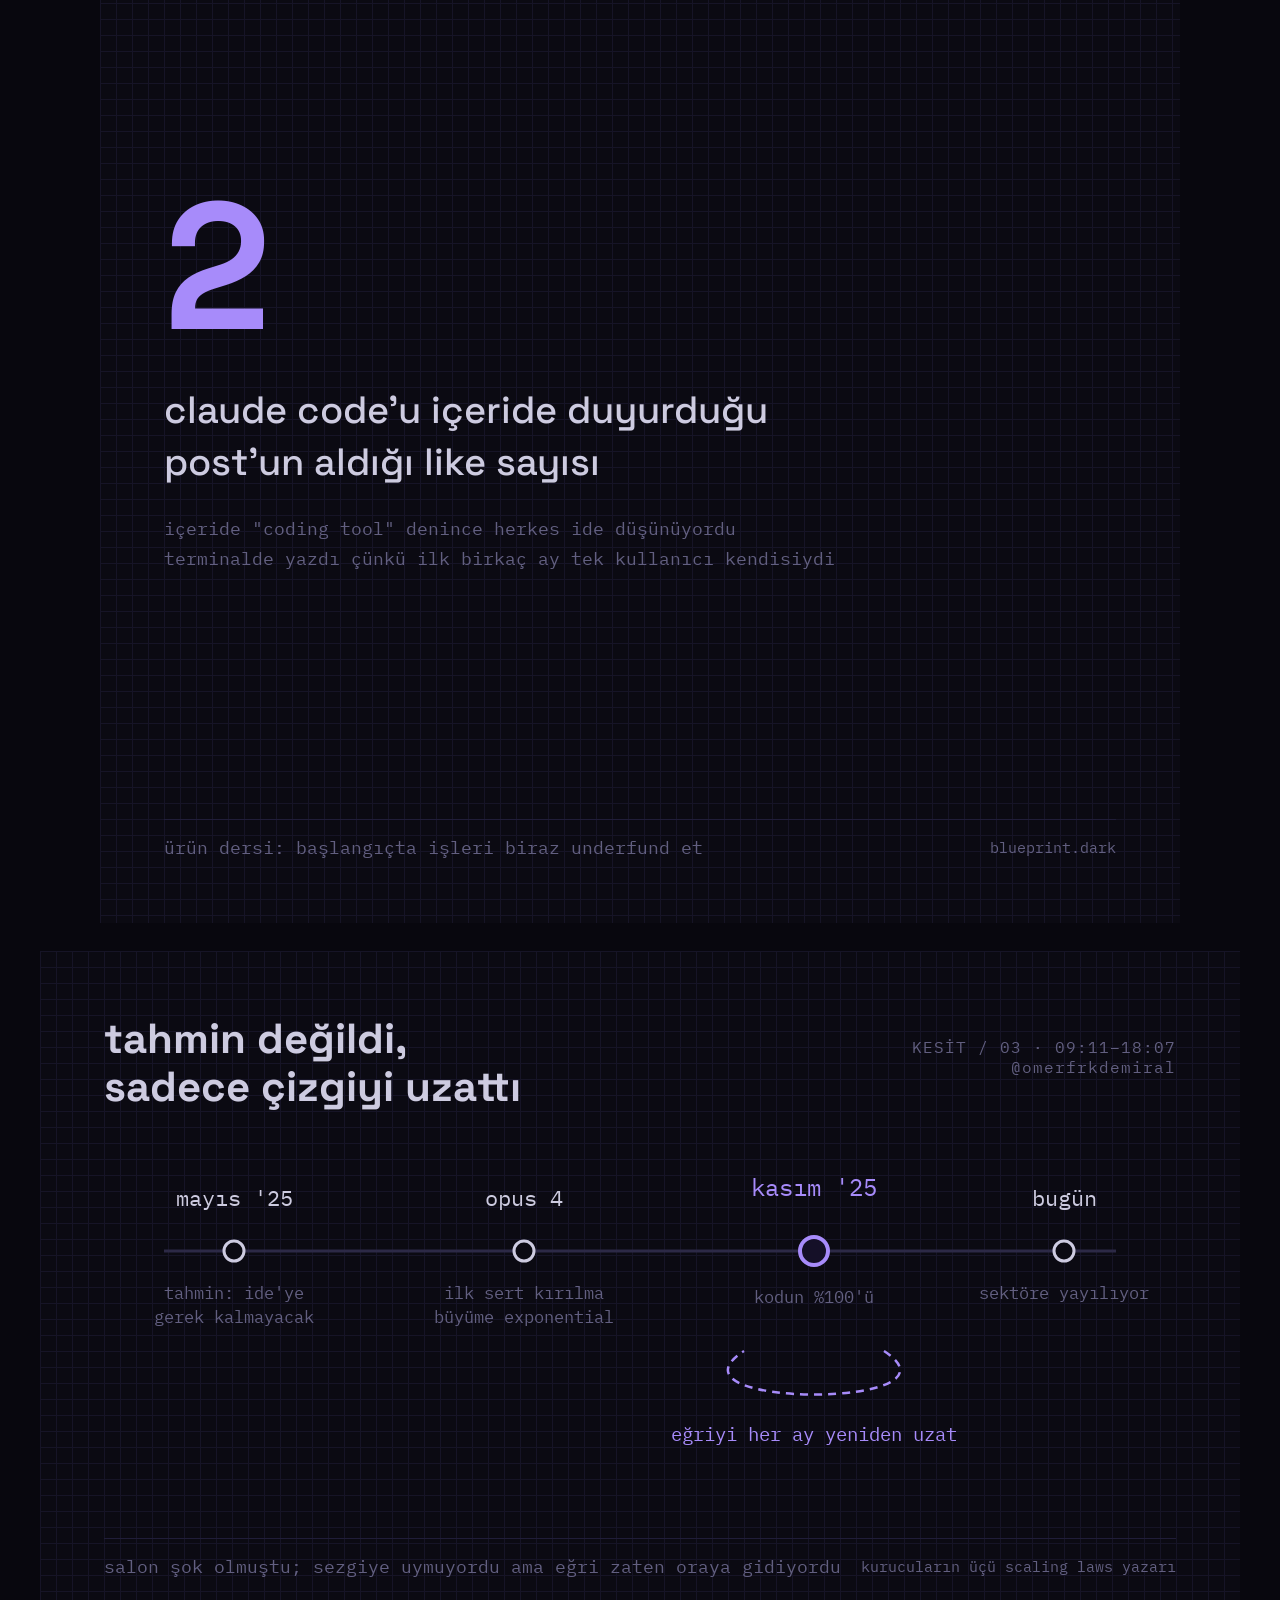
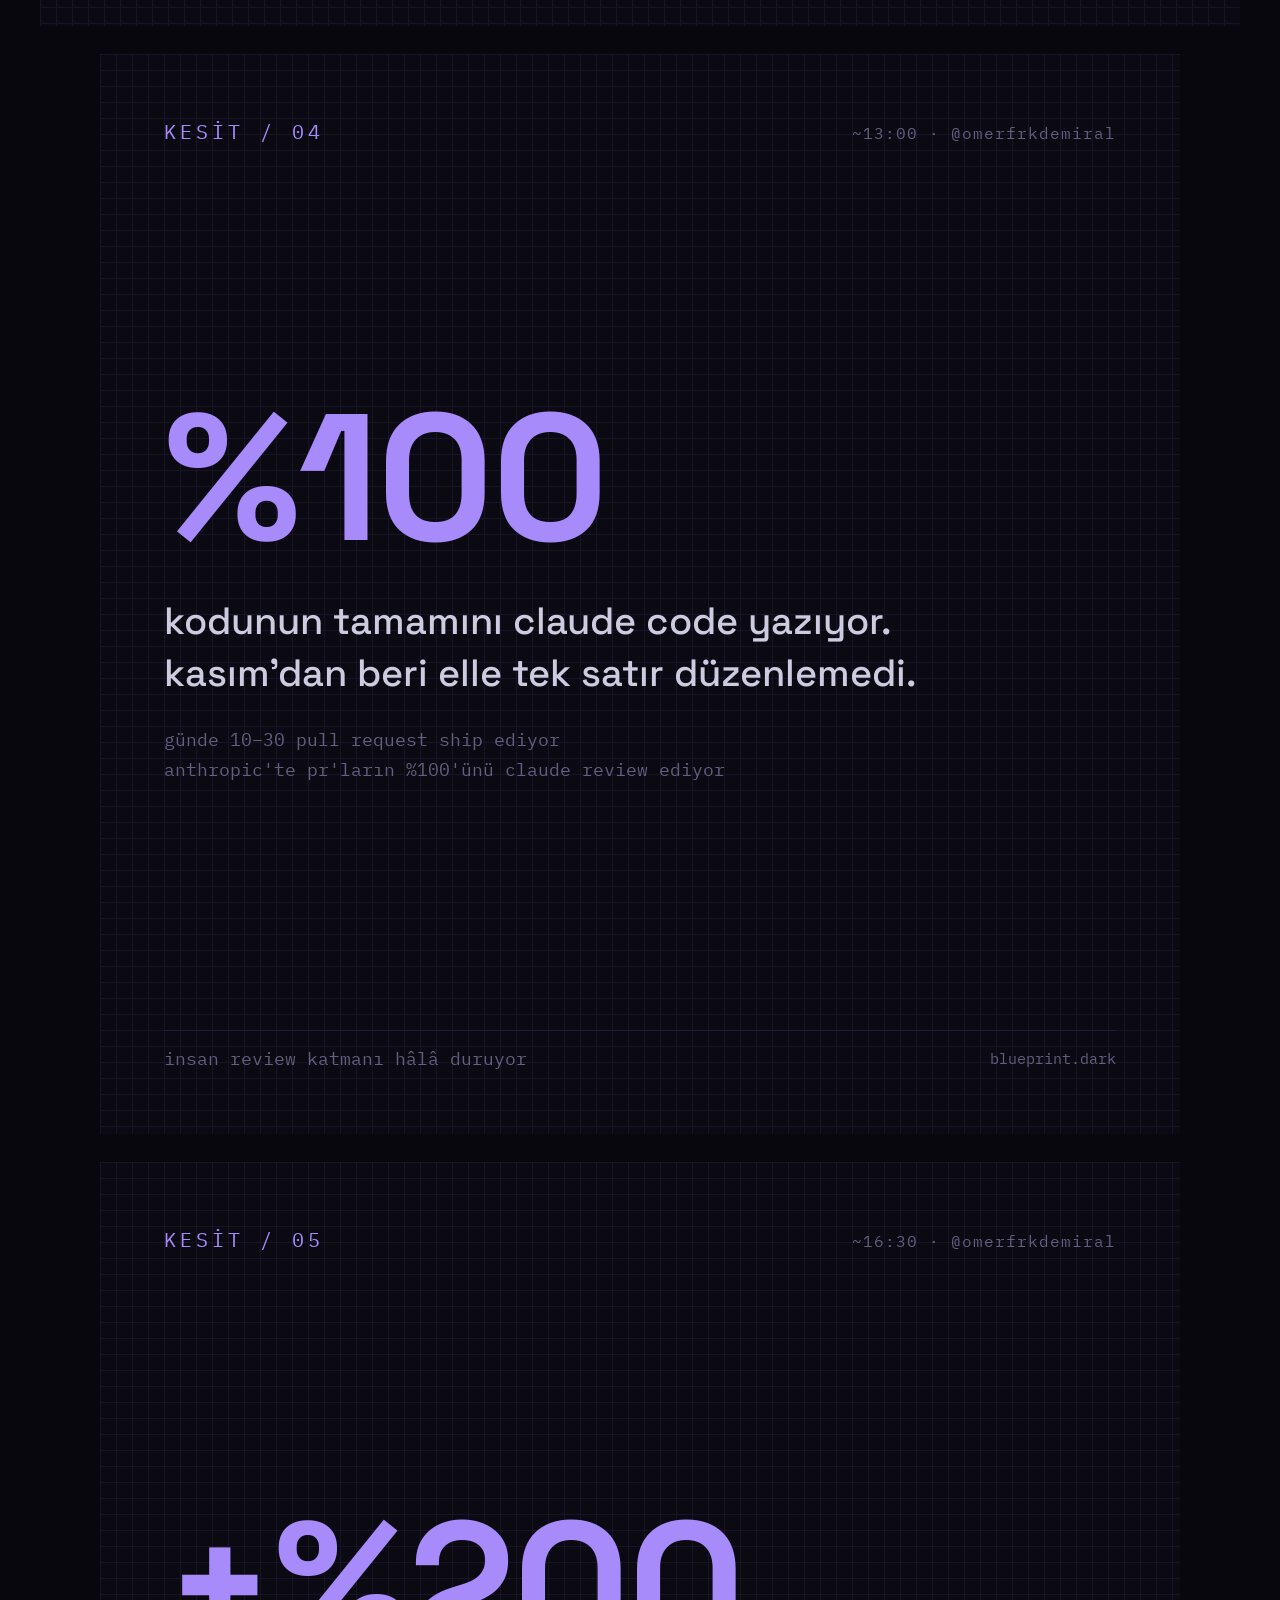
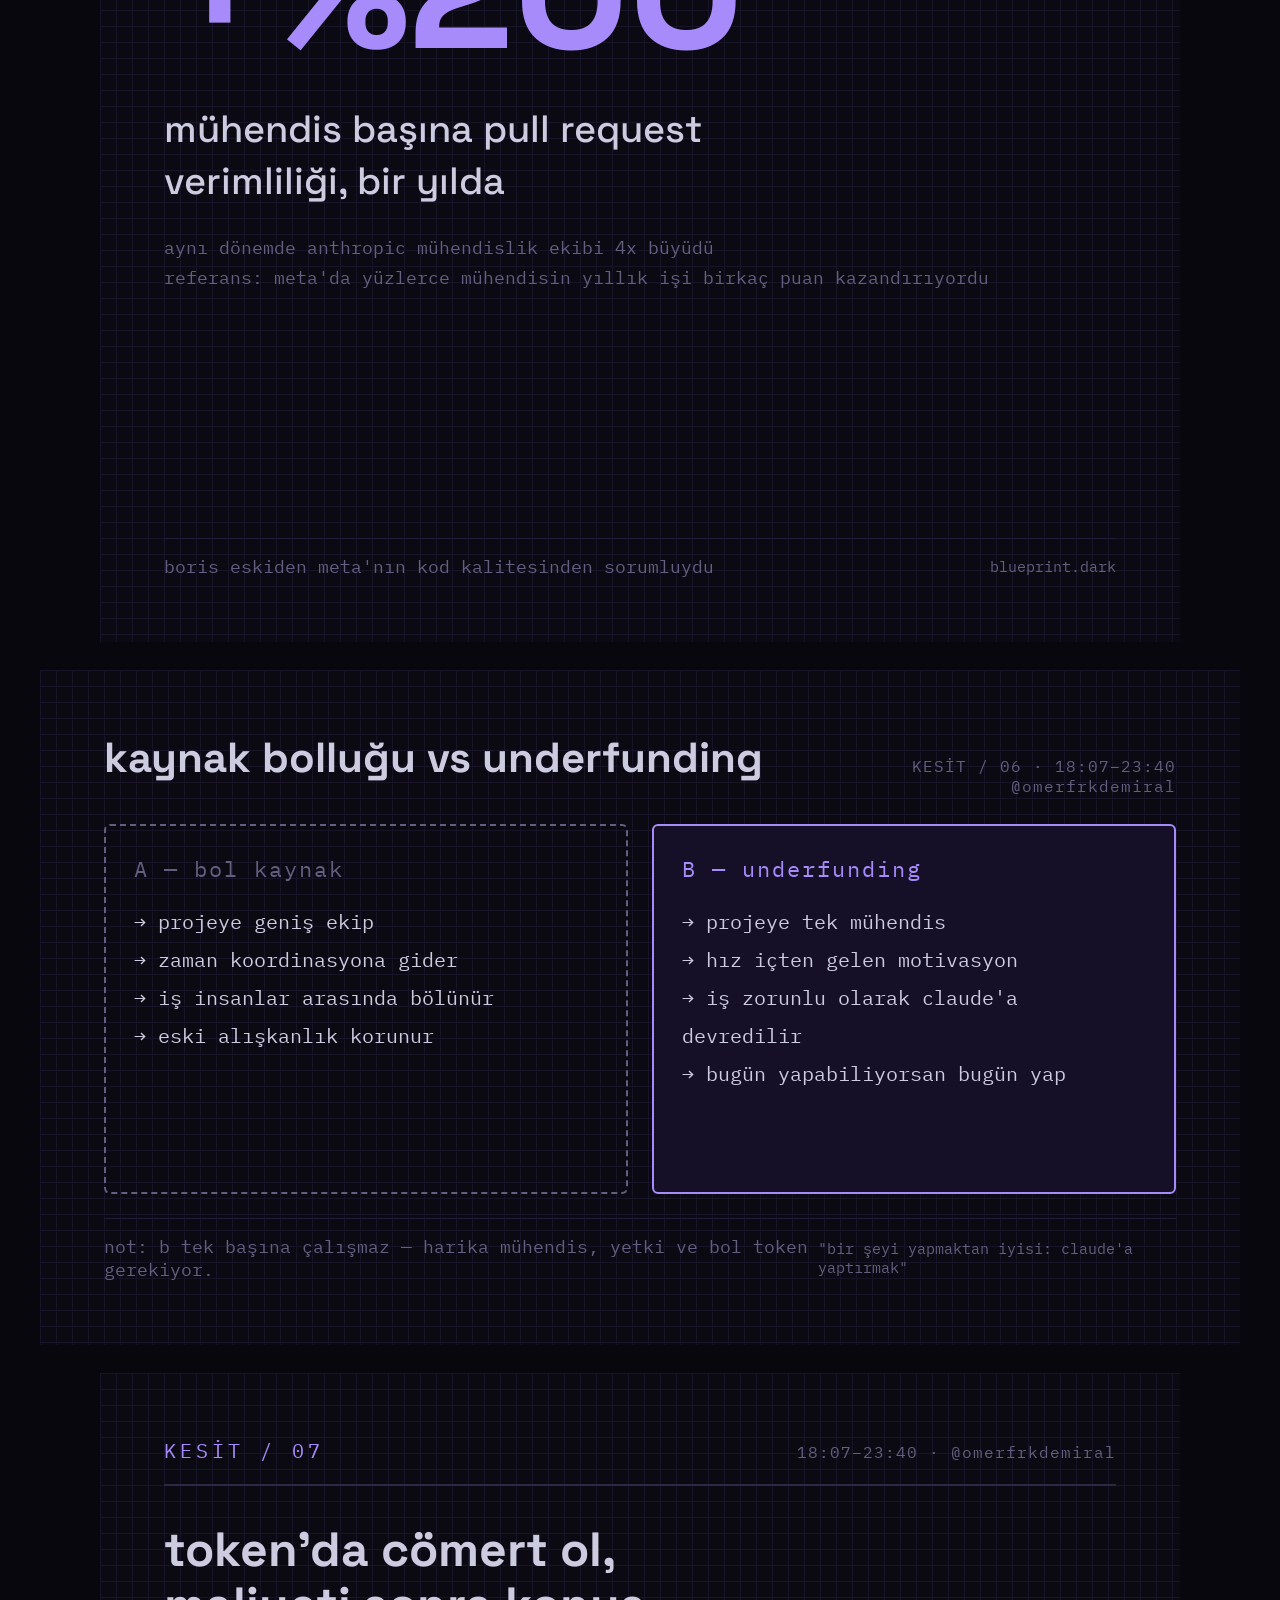
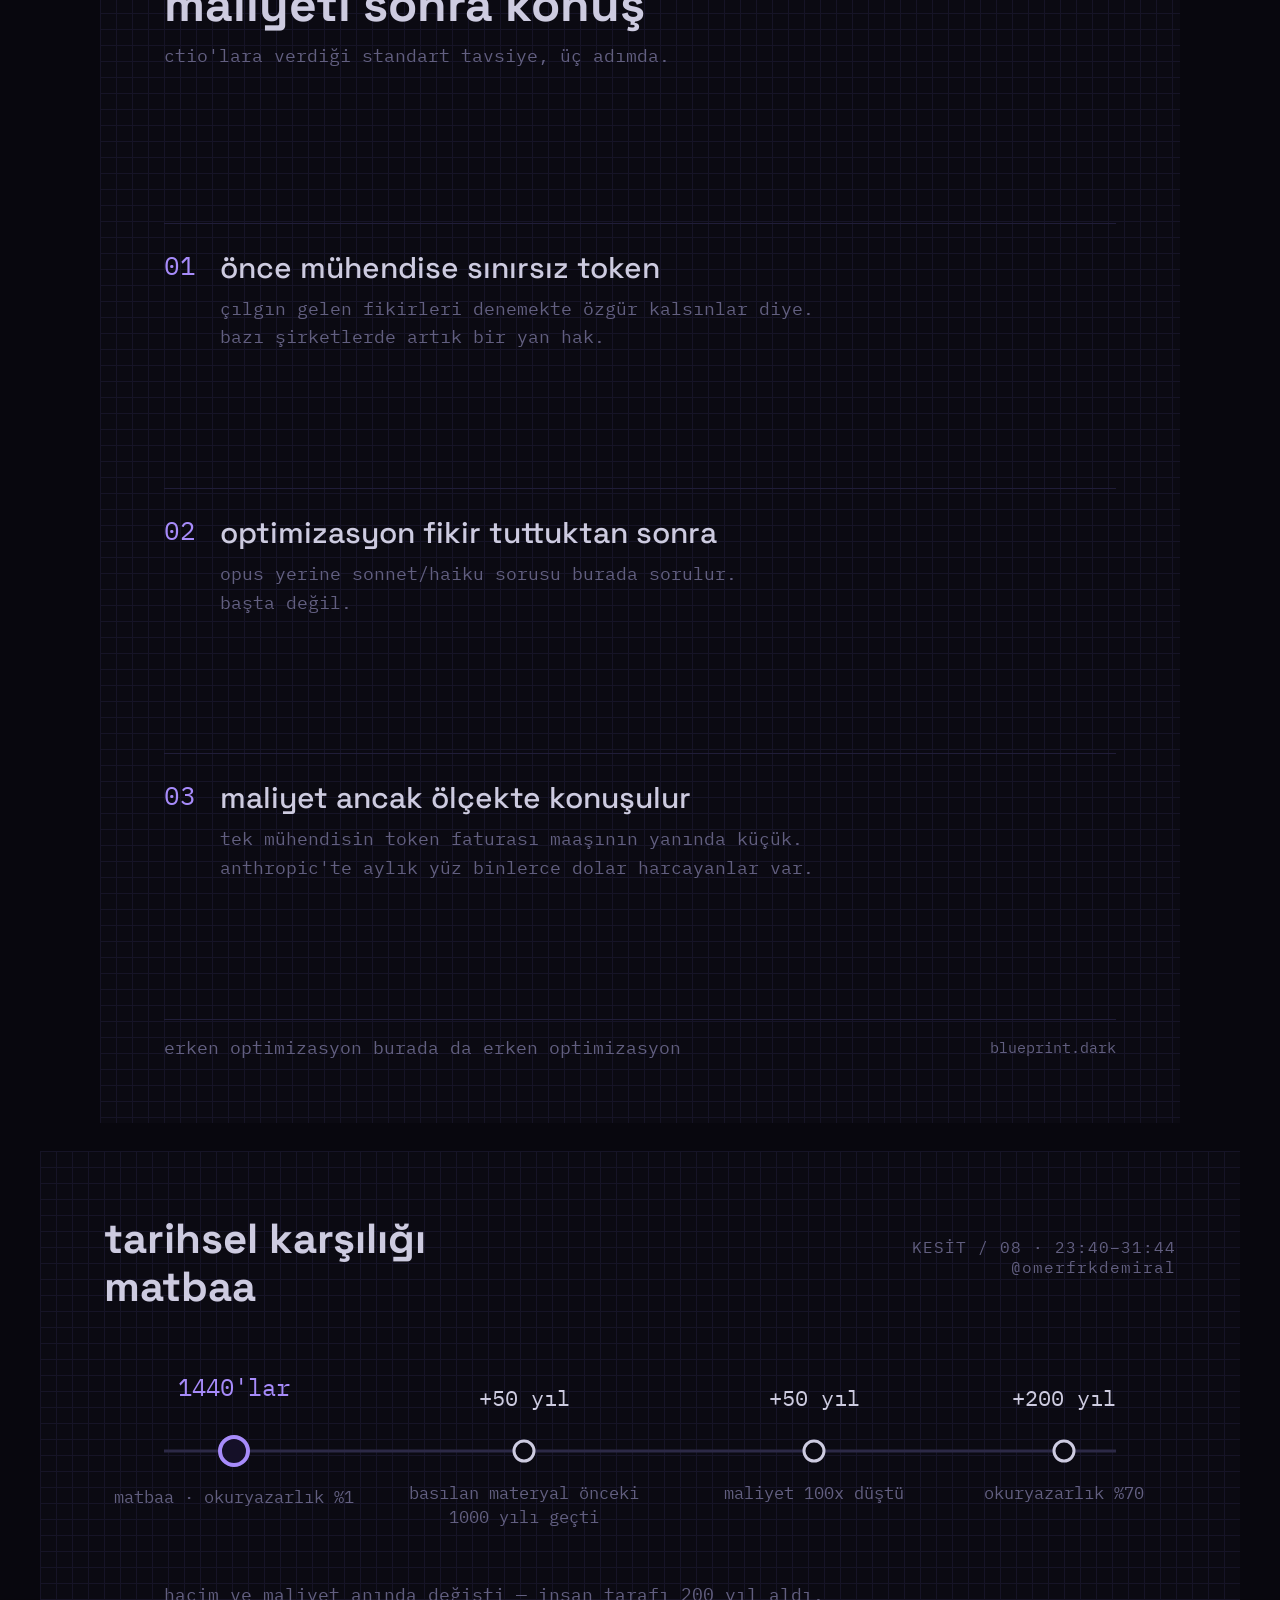
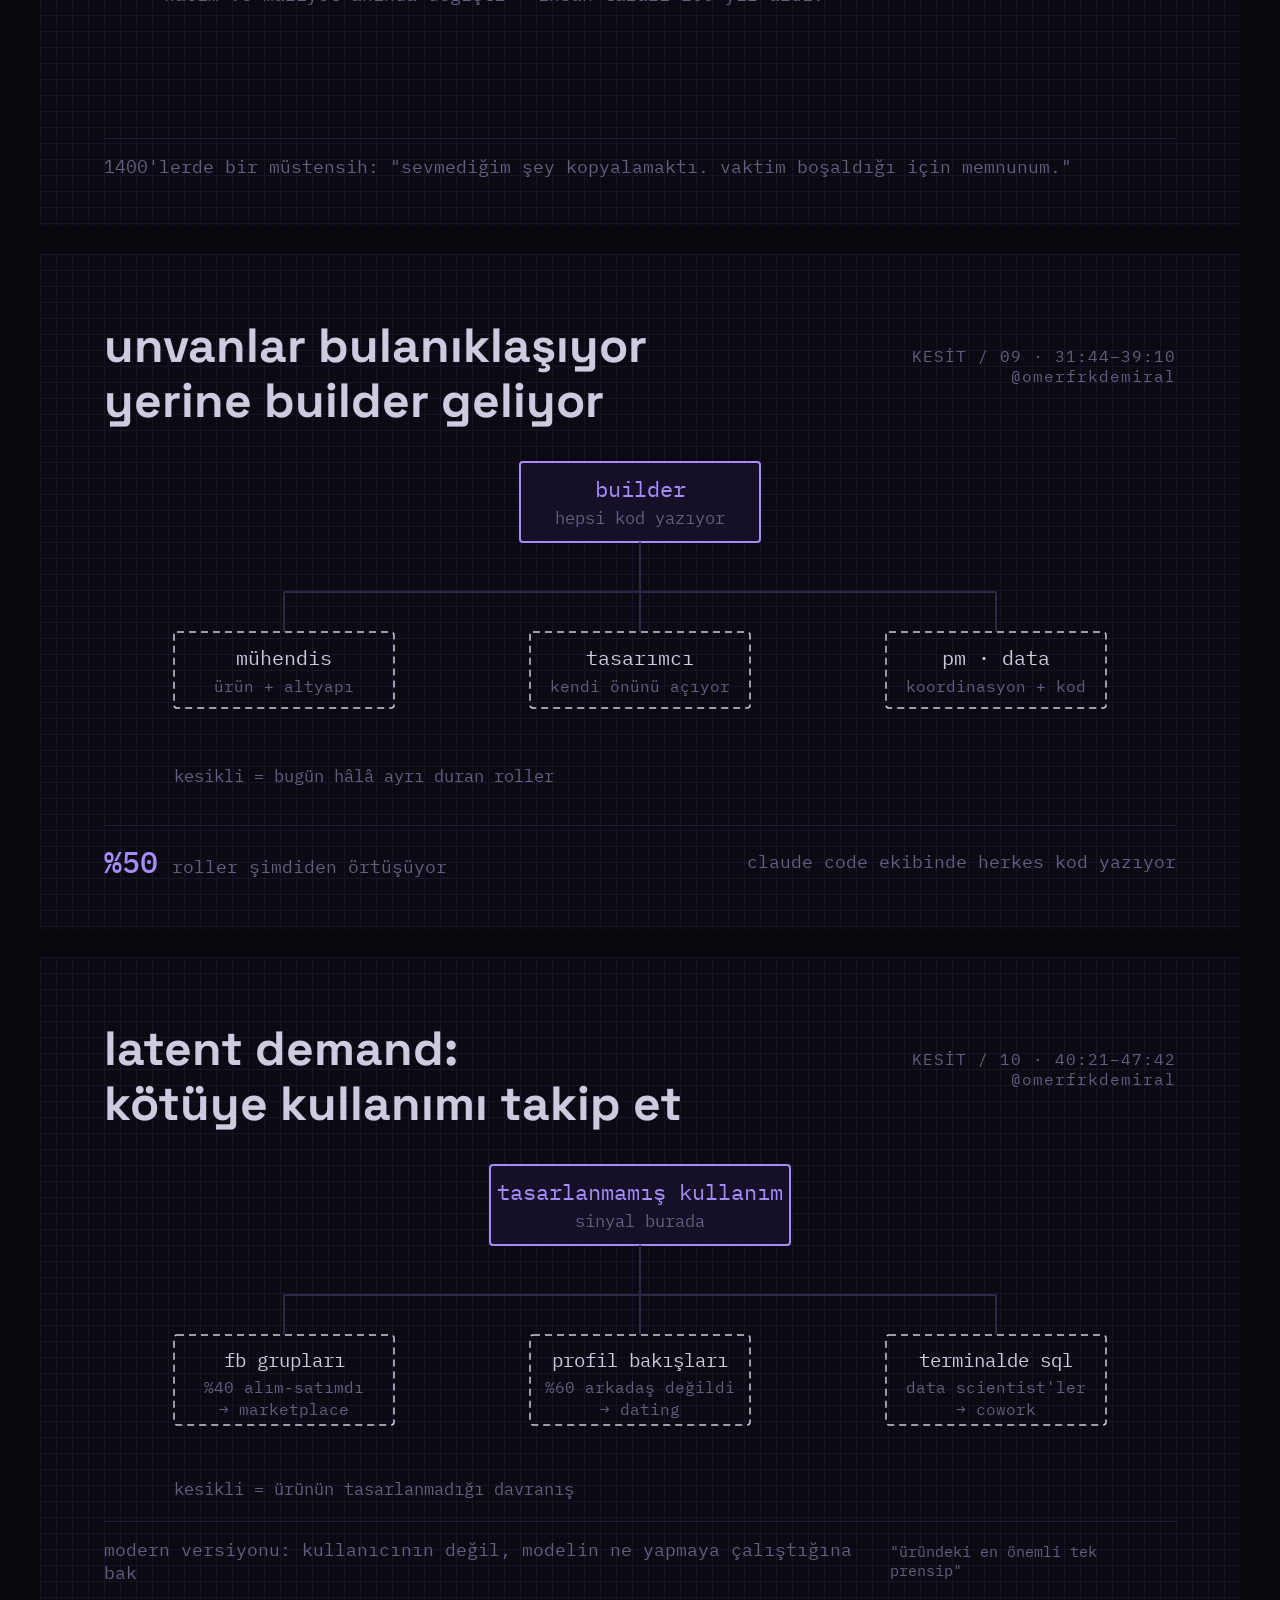
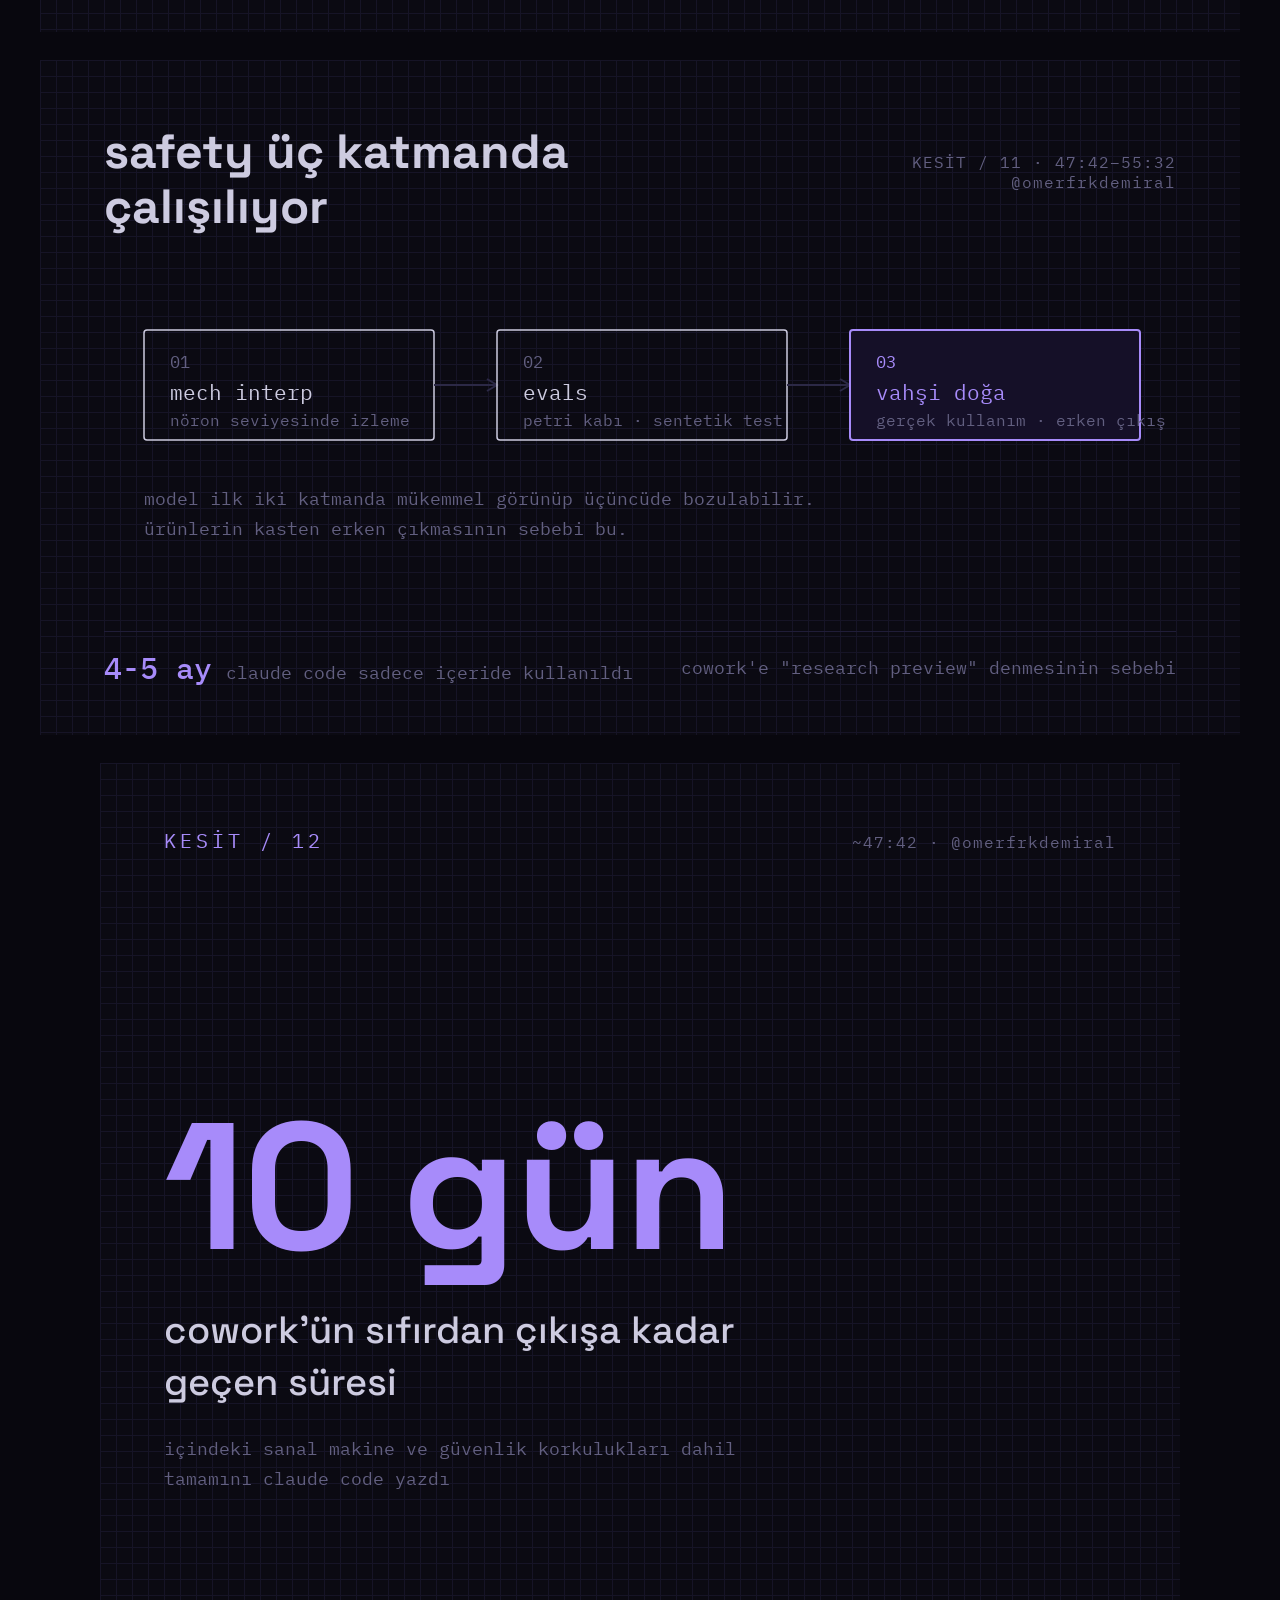
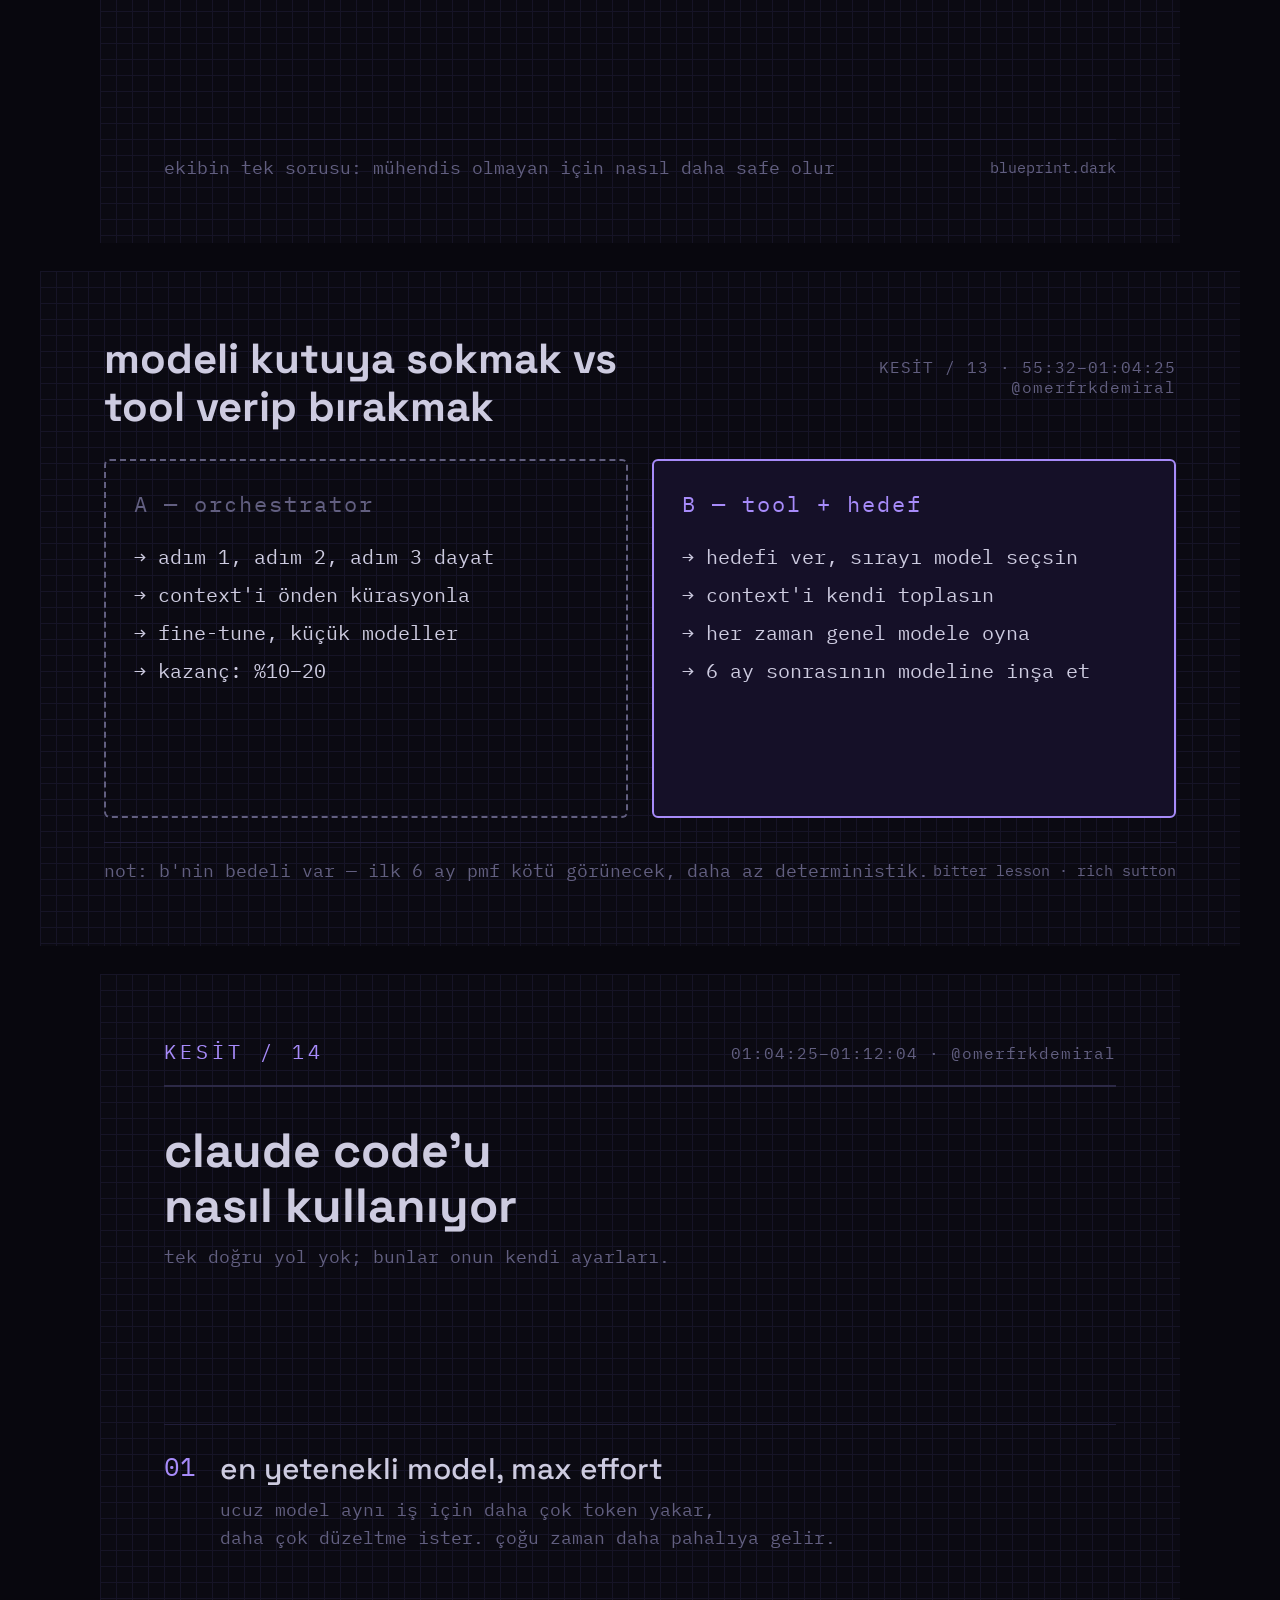
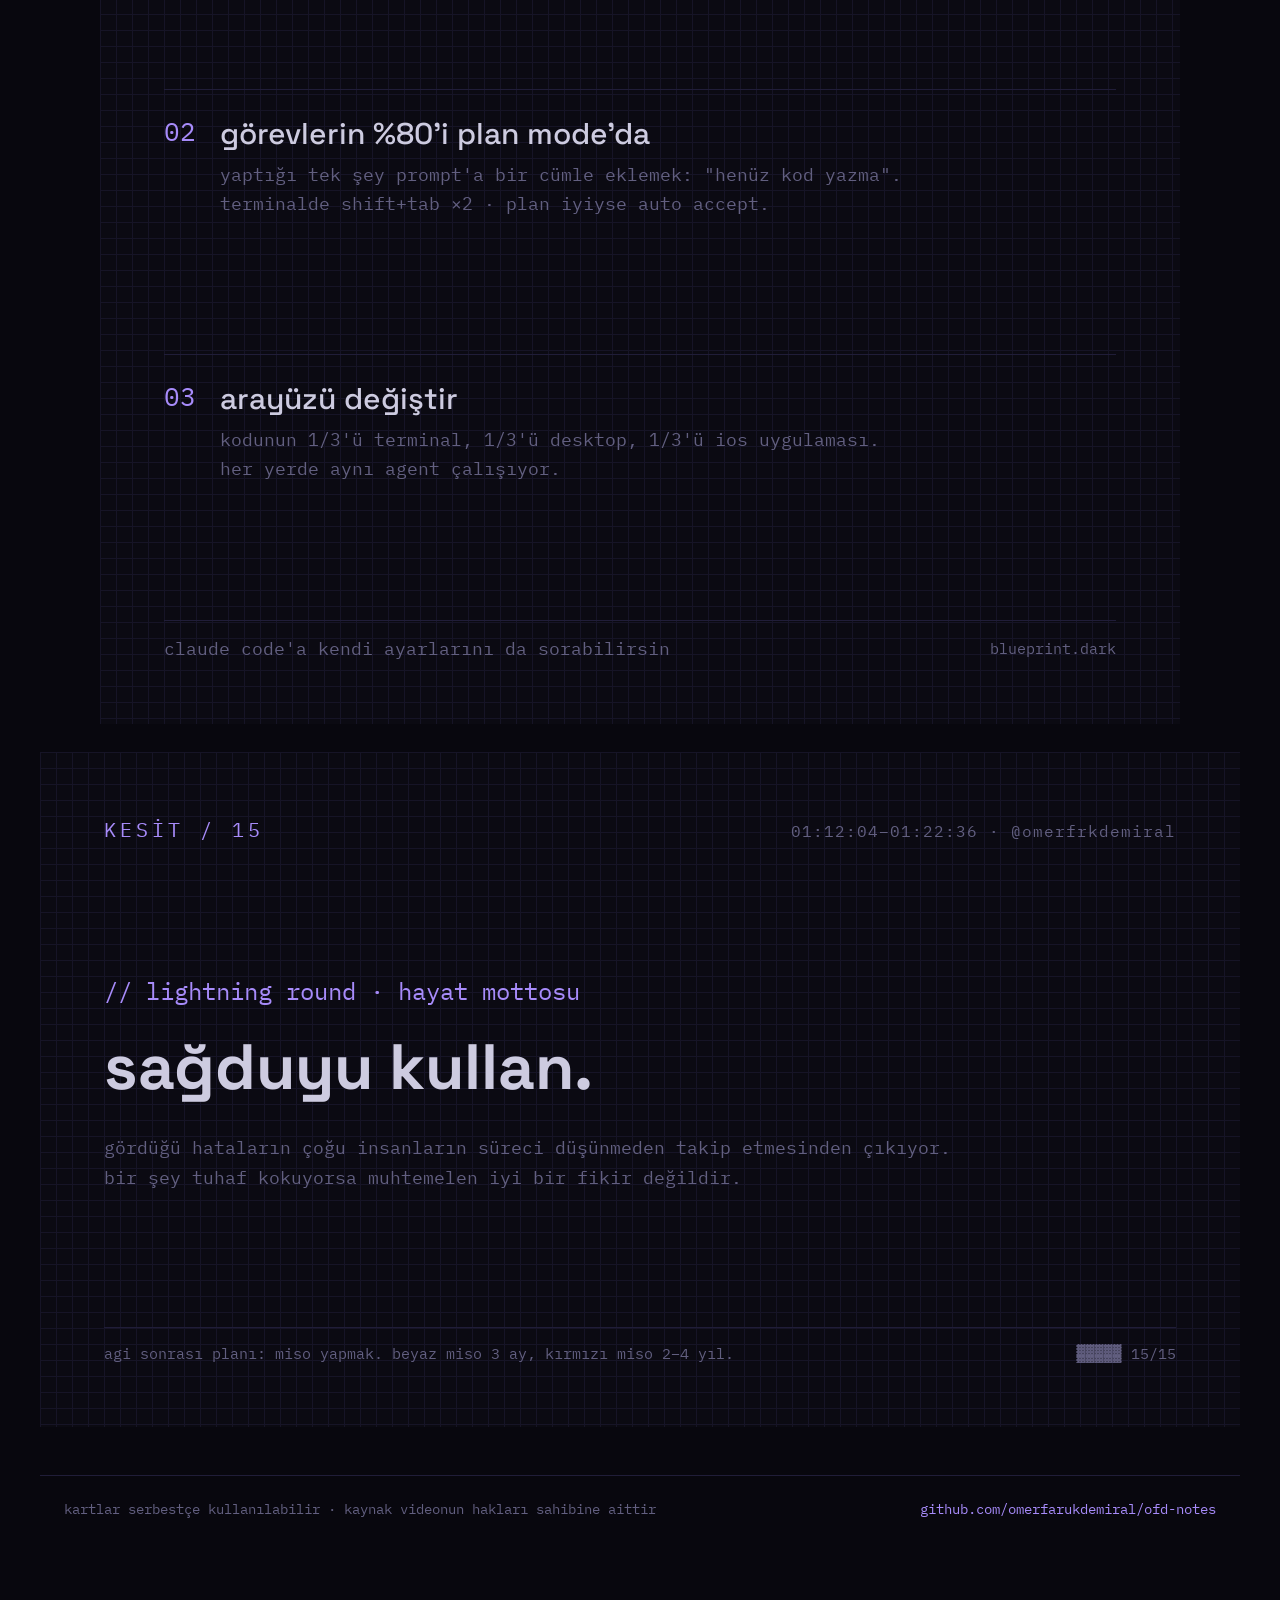
<file: resources/lennys-podcast-boris-cherny/infografik.html>
<!DOCTYPE html>
<html lang="tr">
<head>
<meta charset="utf-8">
<title>claude code kesitleri — blueprint.dark</title>
<link rel="stylesheet" href="https://fonts.googleapis.com/css2?family=Space+Grotesk:wght@400;500;700&family=IBM+Plex+Mono:wght@400;500&display=swap">
<style>
/* blueprint.dark token'ları — DEĞİŞTİRME */
:root {
  --bg:#0B0A12; --grid:#161426; --ink:#CDCBE0; --accent:#A78BFA;
  --accent-fill:#151028; --line:#2C2946; --muted:#625F80; --div:#201D38; --code:#08070E;
}
* { margin:0; padding:0; box-sizing:border-box; }
body { background:#333; font-family:'Space Grotesk',sans-serif; color:var(--ink); }
.canvas {
  background:var(--bg);
  background-image:linear-gradient(var(--grid) 1px, transparent 1px), linear-gradient(90deg, var(--grid) 1px, transparent 1px);
  background-size:16px 16px;
  position:relative; overflow:hidden; margin:20px auto;
}
.r169 { width:1200px; height:675px; padding:64px; }
.r11  { width:1080px; height:1080px; padding:64px; }
.r45  { width:1080px; height:1350px; padding:64px; }
.mono { font-family:'IBM Plex Mono',monospace; }
.serial { font-family:'IBM Plex Mono',monospace; font-size:20px; letter-spacing:4px; color:var(--accent); }
.handle { font-family:'IBM Plex Mono',monospace; font-size:16px; color:var(--muted); letter-spacing:1px; }
.h1 { font-size:48px; font-weight:700; line-height:1.15; color:var(--ink); }
.sub { font-family:'IBM Plex Mono',monospace; font-size:24px; color:var(--accent); }
.note { font-family:'IBM Plex Mono',monospace; font-size:18px; color:var(--muted); }
.topbar { display:flex; justify-content:space-between; align-items:baseline; }
.botbar { border-top:1px solid var(--div); padding-top:16px; display:flex; justify-content:space-between; align-items:center; }
.metric-n { font-family:'IBM Plex Mono',monospace; font-size:30px; font-weight:500; color:var(--accent); margin-right:10px; }
.metric-l { font-family:'IBM Plex Mono',monospace; font-size:18px; color:var(--muted); }
.big { font-size:180px; font-weight:700; color:var(--accent); line-height:1; letter-spacing:-2px; }
.ctx { font-size:38px; font-weight:500; margin-top:28px; line-height:1.35; }
</style>
<link rel="stylesheet" href="../../assets/live.css">
<meta name="viewport" content="width=device-width, initial-scale=1">
<meta name="description" content="lenny's podcast'te boris cherny, claude code'un nasıl çıktığını, ekibin prensiplerini ve ai ürünü kurarken işe yarayan yaklaşımları anlattı. 82 dakika">
</head>
<body>
<header class="page-head">
  <a class="back" href="../../">&larr; ofd-notes</a>
  <h1>claude code'un bir yılı — boris cherny</h1>
  <p>lenny's podcast'te boris cherny, claude code'un nasıl çıktığını, ekibin prensiplerini ve ai ürünü kurarken işe yarayan yaklaşımları anlattı. 82 dakikalık bölümden 15 kart.</p>
  <div class="meta">82 dk · 10 bölüm · 15 kart &middot; @omerfrkdemiral</div>
  <hr class="rule">
</header>


<!-- 01 · METRİK · bölüm 01 -->
<section class="canvas r11" style="display:flex; flex-direction:column;">
  <div class="topbar">
    <span class="serial">KESİT / 01</span>
    <span class="handle">00:00–09:11 · @omerfrkdemiral</span>
  </div>
  <div style="flex:1; display:flex; flex-direction:column; justify-content:center;">
    <div class="big">%4</div>
    <div class="ctx">dünyadaki tüm public github<br>commit'ini artık claude code yazıyor</div>
    <div class="note" style="margin-top:26px; line-height:1.7;">yıl sonu tahmini 1/5 · private repo'lar bu sayının dışında<br>kaynak: semianalysis raporu, podcast'te aktarıldı</div>
  </div>
  <div class="botbar">
    <span class="note">asıl mesele rakam değil: büyüme hâlâ hızlanıyor</span>
    <span class="note" style="font-size:15px;">blueprint.dark</span>
  </div>
</section>

<!-- 02 · METRİK · bölüm 01 -->
<section class="canvas r11" style="display:flex; flex-direction:column;">
  <div class="topbar">
    <span class="serial">KESİT / 02</span>
    <span class="handle">~05:00 · @omerfrkdemiral</span>
  </div>
  <div style="flex:1; display:flex; flex-direction:column; justify-content:center;">
    <div class="big">2</div>
    <div class="ctx">claude code'u içeride duyurduğu<br>post'un aldığı like sayısı</div>
    <div class="note" style="margin-top:26px; line-height:1.7;">içeride "coding tool" denince herkes ide düşünüyordu<br>terminalde yazdı çünkü ilk birkaç ay tek kullanıcı kendisiydi</div>
  </div>
  <div class="botbar">
    <span class="note">ürün dersi: başlangıçta işleri biraz underfund et</span>
    <span class="note" style="font-size:15px;">blueprint.dark</span>
  </div>
</section>

<!-- 03 · SÜREÇ ŞERİDİ · bölüm 02 -->
<section class="canvas r169">
  <div class="topbar" style="margin-bottom:40px;">
    <div class="h1" style="font-size:42px;">tahmin değildi,<br>sadece çizgiyi uzattı</div>
    <span class="handle" style="text-align:right;">KESİT / 03 · 09:11–18:07<br>@omerfrkdemiral</span>
  </div>
  <svg viewBox="0 0 1072 300" style="width:100%;">
    <line x1="60" y1="100" x2="1012" y2="100" stroke="#2C2946" stroke-width="3"/>
    <circle cx="130" cy="100" r="10" fill="#0B0A12" stroke="#CDCBE0" stroke-width="3"/>
    <circle cx="420" cy="100" r="10" fill="#0B0A12" stroke="#CDCBE0" stroke-width="3"/>
    <circle cx="710" cy="100" r="14" fill="#151028" stroke="#A78BFA" stroke-width="4"/>
    <circle cx="960" cy="100" r="10" fill="#0B0A12" stroke="#CDCBE0" stroke-width="3"/>
    <text x="130" y="55" text-anchor="middle" fill="#CDCBE0" font-family="IBM Plex Mono" font-size="22">mayıs '25</text>
    <text x="420" y="55" text-anchor="middle" fill="#CDCBE0" font-family="IBM Plex Mono" font-size="22">opus 4</text>
    <text x="710" y="45" text-anchor="middle" fill="#A78BFA" font-family="IBM Plex Mono" font-size="24">kasım '25</text>
    <text x="960" y="55" text-anchor="middle" fill="#CDCBE0" font-family="IBM Plex Mono" font-size="22">bugün</text>
    <text x="130" y="148" text-anchor="middle" fill="#625F80" font-family="IBM Plex Mono" font-size="17">tahmin: ide'ye</text>
    <text x="130" y="172" text-anchor="middle" fill="#625F80" font-family="IBM Plex Mono" font-size="17">gerek kalmayacak</text>
    <text x="420" y="148" text-anchor="middle" fill="#625F80" font-family="IBM Plex Mono" font-size="17">ilk sert kırılma</text>
    <text x="420" y="172" text-anchor="middle" fill="#625F80" font-family="IBM Plex Mono" font-size="17">büyüme exponential</text>
    <text x="710" y="152" text-anchor="middle" fill="#625F80" font-family="IBM Plex Mono" font-size="17">kodun %100'ü</text>
    <text x="960" y="148" text-anchor="middle" fill="#625F80" font-family="IBM Plex Mono" font-size="17">sektöre yayılıyor</text>
    <path d="M 780 200 C 870 258, 550 258, 640 200" fill="none" stroke="#A78BFA" stroke-width="2.5" stroke-dasharray="8 6"/>
    <text x="710" y="290" text-anchor="middle" fill="#A78BFA" font-family="IBM Plex Mono" font-size="19">eğriyi her ay yeniden uzat</text>
  </svg>
  <div class="botbar" style="position:absolute; left:64px; right:64px; bottom:48px;">
    <span class="note">salon şok olmuştu; sezgiye uymuyordu ama eğri zaten oraya gidiyordu</span>
    <span class="note" style="font-size:15px;">kurucuların üçü scaling laws yazarı</span>
  </div>
</section>

<!-- 04 · METRİK · bölüm 02 -->
<section class="canvas r11" style="display:flex; flex-direction:column;">
  <div class="topbar">
    <span class="serial">KESİT / 04</span>
    <span class="handle">~13:00 · @omerfrkdemiral</span>
  </div>
  <div style="flex:1; display:flex; flex-direction:column; justify-content:center;">
    <div class="big">%100</div>
    <div class="ctx">kodunun tamamını claude code yazıyor.<br>kasım'dan beri elle tek satır düzenlemedi.</div>
    <div class="note" style="margin-top:26px; line-height:1.7;">günde 10–30 pull request ship ediyor<br>anthropic'te pr'ların %100'ünü claude review ediyor</div>
  </div>
  <div class="botbar">
    <span class="note">insan review katmanı hâlâ duruyor</span>
    <span class="note" style="font-size:15px;">blueprint.dark</span>
  </div>
</section>

<!-- 05 · METRİK · bölüm 02 -->
<section class="canvas r11" style="display:flex; flex-direction:column;">
  <div class="topbar">
    <span class="serial">KESİT / 05</span>
    <span class="handle">~16:30 · @omerfrkdemiral</span>
  </div>
  <div style="flex:1; display:flex; flex-direction:column; justify-content:center;">
    <div class="big">+%200</div>
    <div class="ctx">mühendis başına pull request<br>verimliliği, bir yılda</div>
    <div class="note" style="margin-top:26px; line-height:1.7;">aynı dönemde anthropic mühendislik ekibi 4x büyüdü<br>referans: meta'da yüzlerce mühendisin yıllık işi birkaç puan kazandırıyordu</div>
  </div>
  <div class="botbar">
    <span class="note">boris eskiden meta'nın kod kalitesinden sorumluydu</span>
    <span class="note" style="font-size:15px;">blueprint.dark</span>
  </div>
</section>

<!-- 06 · KARŞILAŞTIRMA · bölüm 03 -->
<section class="canvas r169" style="display:flex; flex-direction:column;">
  <div class="topbar" style="margin-bottom:28px;">
    <div class="h1" style="font-size:42px;">kaynak bolluğu vs underfunding</div>
    <span class="handle" style="text-align:right;">KESİT / 06 · 18:07–23:40<br>@omerfrkdemiral</span>
  </div>
  <div style="display:flex; gap:24px; flex:1;">
    <div style="flex:1; border:2px dashed var(--muted); border-radius:6px; padding:28px;">
      <div class="mono" style="font-size:22px; color:var(--muted); letter-spacing:2px; margin-bottom:20px;">A — bol kaynak</div>
      <div class="mono" style="font-size:20px; line-height:1.9;">→ projeye geniş ekip<br>→ zaman koordinasyona gider<br>→ iş insanlar arasında bölünür<br>→ eski alışkanlık korunur</div>
    </div>
    <div style="flex:1; border:2.5px solid var(--accent); background:var(--accent-fill); border-radius:6px; padding:28px;">
      <div class="mono" style="font-size:22px; color:var(--accent); letter-spacing:2px; margin-bottom:20px;">B — underfunding</div>
      <div class="mono" style="font-size:20px; line-height:1.9;">→ projeye tek mühendis<br>→ hız içten gelen motivasyon<br>→ iş zorunlu olarak claude'a devredilir<br>→ bugün yapabiliyorsan bugün yap</div>
    </div>
  </div>
  <div class="botbar" style="margin-top:24px;">
    <span class="note">not: b tek başına çalışmaz — harika mühendis, yetki ve bol token gerekiyor.</span>
    <span class="note" style="font-size:15px;">"bir şeyi yapmaktan iyisi: claude'a yaptırmak"</span>
  </div>
</section>

<!-- 07 · SÜZGEÇ · bölüm 03 -->
<section class="canvas r45" style="display:flex; flex-direction:column;">
  <div class="topbar" style="border-bottom:2px solid var(--line); padding-bottom:20px;">
    <span class="serial">KESİT / 07</span>
    <span class="handle">18:07–23:40 · @omerfrkdemiral</span>
  </div>
  <div class="h1" style="margin-top:36px;">token'da cömert ol,<br>maliyeti sonra konuş</div>
  <div class="note" style="margin-top:12px;">ctio'lara verdiği standart tavsiye, üç adımda.</div>
  <div style="flex:1; display:flex; flex-direction:column; justify-content:space-evenly; margin-top:20px;">
    <div style="border-top:1px solid var(--div); padding-top:24px; display:flex; gap:24px;">
      <span class="mono" style="color:var(--accent); font-size:26px;">01</span>
      <div>
        <div style="font-size:30px; font-weight:500;">önce mühendise sınırsız token</div>
        <div class="note" style="margin-top:8px; line-height:1.6;">çılgın gelen fikirleri denemekte özgür kalsınlar diye.<br>bazı şirketlerde artık bir yan hak.</div>
      </div>
    </div>
    <div style="border-top:1px solid var(--div); padding-top:24px; display:flex; gap:24px;">
      <span class="mono" style="color:var(--accent); font-size:26px;">02</span>
      <div>
        <div style="font-size:30px; font-weight:500;">optimizasyon fikir tuttuktan sonra</div>
        <div class="note" style="margin-top:8px; line-height:1.6;">opus yerine sonnet/haiku sorusu burada sorulur.<br>başta değil.</div>
      </div>
    </div>
    <div style="border-top:1px solid var(--div); padding-top:24px; display:flex; gap:24px;">
      <span class="mono" style="color:var(--accent); font-size:26px;">03</span>
      <div>
        <div style="font-size:30px; font-weight:500;">maliyet ancak ölçekte konuşulur</div>
        <div class="note" style="margin-top:8px; line-height:1.6;">tek mühendisin token faturası maaşının yanında küçük.<br>anthropic'te aylık yüz binlerce dolar harcayanlar var.</div>
      </div>
    </div>
  </div>
  <div class="botbar">
    <span class="note">erken optimizasyon burada da erken optimizasyon</span>
    <span class="note" style="font-size:15px;">blueprint.dark</span>
  </div>
</section>

<!-- 08 · SÜREÇ ŞERİDİ · bölüm 04 -->
<section class="canvas r169">
  <div class="topbar" style="margin-bottom:40px;">
    <div class="h1" style="font-size:42px;">tarihsel karşılığı<br>matbaa</div>
    <span class="handle" style="text-align:right;">KESİT / 08 · 23:40–31:44<br>@omerfrkdemiral</span>
  </div>
  <svg viewBox="0 0 1072 300" style="width:100%;">
    <line x1="60" y1="100" x2="1012" y2="100" stroke="#2C2946" stroke-width="3"/>
    <circle cx="130" cy="100" r="14" fill="#151028" stroke="#A78BFA" stroke-width="4"/>
    <circle cx="420" cy="100" r="10" fill="#0B0A12" stroke="#CDCBE0" stroke-width="3"/>
    <circle cx="710" cy="100" r="10" fill="#0B0A12" stroke="#CDCBE0" stroke-width="3"/>
    <circle cx="960" cy="100" r="10" fill="#0B0A12" stroke="#CDCBE0" stroke-width="3"/>
    <text x="130" y="45" text-anchor="middle" fill="#A78BFA" font-family="IBM Plex Mono" font-size="24">1440'lar</text>
    <text x="420" y="55" text-anchor="middle" fill="#CDCBE0" font-family="IBM Plex Mono" font-size="22">+50 yıl</text>
    <text x="710" y="55" text-anchor="middle" fill="#CDCBE0" font-family="IBM Plex Mono" font-size="22">+50 yıl</text>
    <text x="960" y="55" text-anchor="middle" fill="#CDCBE0" font-family="IBM Plex Mono" font-size="22">+200 yıl</text>
    <text x="130" y="152" text-anchor="middle" fill="#625F80" font-family="IBM Plex Mono" font-size="17">matbaa · okuryazarlık %1</text>
    <text x="420" y="148" text-anchor="middle" fill="#625F80" font-family="IBM Plex Mono" font-size="17">basılan materyal önceki</text>
    <text x="420" y="172" text-anchor="middle" fill="#625F80" font-family="IBM Plex Mono" font-size="17">1000 yılı geçti</text>
    <text x="710" y="148" text-anchor="middle" fill="#625F80" font-family="IBM Plex Mono" font-size="17">maliyet 100x düştü</text>
    <text x="960" y="148" text-anchor="middle" fill="#625F80" font-family="IBM Plex Mono" font-size="17">okuryazarlık %70</text>
    <text x="60" y="250" fill="#625F80" font-family="IBM Plex Mono" font-size="18">hacim ve maliyet anında değişti — insan tarafı 200 yıl aldı.</text>
  </svg>
  <div class="botbar" style="position:absolute; left:64px; right:64px; bottom:48px;">
    <span class="note">1400'lerde bir müstensih: "sevmediğim şey kopyalamaktı. vaktim boşaldığı için memnunum."</span>
  </div>
</section>

<!-- 09 · ŞEMA · bölüm 05 -->
<section class="canvas r169">
  <div class="topbar">
    <div class="h1">unvanlar bulanıklaşıyor<br>yerine builder geliyor</div>
    <span class="handle" style="text-align:right;">KESİT / 09 · 31:44–39:10<br>@omerfrkdemiral</span>
  </div>
  <svg viewBox="0 0 1072 380" style="width:100%; margin-top:24px;">
    <rect x="416" y="10" width="240" height="80" fill="#151028" stroke="#A78BFA" stroke-width="2" rx="3"/>
    <text x="536" y="45" text-anchor="middle" fill="#A78BFA" font-family="IBM Plex Mono" font-size="22">builder</text>
    <text x="536" y="72" text-anchor="middle" fill="#625F80" font-family="IBM Plex Mono" font-size="17">hepsi kod yazıyor</text>
    <line x1="536" y1="90" x2="536" y2="140" stroke="#2C2946" stroke-width="2"/>
    <line x1="180" y1="140" x2="892" y2="140" stroke="#2C2946" stroke-width="2"/>
    <line x1="180" y1="140" x2="180" y2="180" stroke="#2C2946" stroke-width="2"/>
    <line x1="536" y1="140" x2="536" y2="180" stroke="#2C2946" stroke-width="2"/>
    <line x1="892" y1="140" x2="892" y2="180" stroke="#2C2946" stroke-width="2"/>
    <rect x="70" y="180" width="220" height="76" fill="none" stroke="#CDCBE0" stroke-width="1.5" rx="3" stroke-dasharray="7 5"/>
    <text x="180" y="213" text-anchor="middle" fill="#CDCBE0" font-family="IBM Plex Mono" font-size="20">mühendis</text>
    <text x="180" y="240" text-anchor="middle" fill="#625F80" font-family="IBM Plex Mono" font-size="16">ürün + altyapı</text>
    <rect x="426" y="180" width="220" height="76" fill="none" stroke="#CDCBE0" stroke-width="1.5" rx="3" stroke-dasharray="7 5"/>
    <text x="536" y="213" text-anchor="middle" fill="#CDCBE0" font-family="IBM Plex Mono" font-size="20">tasarımcı</text>
    <text x="536" y="240" text-anchor="middle" fill="#625F80" font-family="IBM Plex Mono" font-size="16">kendi önünü açıyor</text>
    <rect x="782" y="180" width="220" height="76" fill="none" stroke="#CDCBE0" stroke-width="1.5" rx="3" stroke-dasharray="7 5"/>
    <text x="892" y="213" text-anchor="middle" fill="#CDCBE0" font-family="IBM Plex Mono" font-size="20">pm · data</text>
    <text x="892" y="240" text-anchor="middle" fill="#625F80" font-family="IBM Plex Mono" font-size="16">koordinasyon + kod</text>
    <text x="70" y="330" fill="#625F80" font-family="IBM Plex Mono" font-size="17">kesikli = bugün hâlâ ayrı duran roller</text>
  </svg>
  <div class="botbar" style="position:absolute; left:64px; right:64px; bottom:48px;">
    <div style="display:flex; gap:40px;">
      <div><span class="metric-n">%50</span> <span class="metric-l">roller şimdiden örtüşüyor</span></div>
    </div>
    <span class="note">claude code ekibinde herkes kod yazıyor</span>
  </div>
</section>

<!-- 10 · ŞEMA · bölüm 06 -->
<section class="canvas r169">
  <div class="topbar">
    <div class="h1">latent demand:<br>kötüye kullanımı takip et</div>
    <span class="handle" style="text-align:right;">KESİT / 10 · 40:21–47:42<br>@omerfrkdemiral</span>
  </div>
  <svg viewBox="0 0 1072 380" style="width:100%; margin-top:24px;">
    <rect x="386" y="10" width="300" height="80" fill="#151028" stroke="#A78BFA" stroke-width="2" rx="3"/>
    <text x="536" y="45" text-anchor="middle" fill="#A78BFA" font-family="IBM Plex Mono" font-size="22">tasarlanmamış kullanım</text>
    <text x="536" y="72" text-anchor="middle" fill="#625F80" font-family="IBM Plex Mono" font-size="17">sinyal burada</text>
    <line x1="536" y1="90" x2="536" y2="140" stroke="#2C2946" stroke-width="2"/>
    <line x1="180" y1="140" x2="892" y2="140" stroke="#2C2946" stroke-width="2"/>
    <line x1="180" y1="140" x2="180" y2="180" stroke="#2C2946" stroke-width="2"/>
    <line x1="536" y1="140" x2="536" y2="180" stroke="#2C2946" stroke-width="2"/>
    <line x1="892" y1="140" x2="892" y2="180" stroke="#2C2946" stroke-width="2"/>
    <rect x="70" y="180" width="220" height="90" fill="none" stroke="#CDCBE0" stroke-width="1.5" rx="3" stroke-dasharray="7 5"/>
    <text x="180" y="212" text-anchor="middle" fill="#CDCBE0" font-family="IBM Plex Mono" font-size="19">fb grupları</text>
    <text x="180" y="238" text-anchor="middle" fill="#625F80" font-family="IBM Plex Mono" font-size="16">%40 alım-satımdı</text>
    <text x="180" y="260" text-anchor="middle" fill="#625F80" font-family="IBM Plex Mono" font-size="16">→ marketplace</text>
    <rect x="426" y="180" width="220" height="90" fill="none" stroke="#CDCBE0" stroke-width="1.5" rx="3" stroke-dasharray="7 5"/>
    <text x="536" y="212" text-anchor="middle" fill="#CDCBE0" font-family="IBM Plex Mono" font-size="19">profil bakışları</text>
    <text x="536" y="238" text-anchor="middle" fill="#625F80" font-family="IBM Plex Mono" font-size="16">%60 arkadaş değildi</text>
    <text x="536" y="260" text-anchor="middle" fill="#625F80" font-family="IBM Plex Mono" font-size="16">→ dating</text>
    <rect x="782" y="180" width="220" height="90" fill="none" stroke="#CDCBE0" stroke-width="1.5" rx="3" stroke-dasharray="7 5"/>
    <text x="892" y="212" text-anchor="middle" fill="#CDCBE0" font-family="IBM Plex Mono" font-size="19">terminalde sql</text>
    <text x="892" y="238" text-anchor="middle" fill="#625F80" font-family="IBM Plex Mono" font-size="16">data scientist'ler</text>
    <text x="892" y="260" text-anchor="middle" fill="#625F80" font-family="IBM Plex Mono" font-size="16">→ cowork</text>
    <text x="70" y="340" fill="#625F80" font-family="IBM Plex Mono" font-size="17">kesikli = ürünün tasarlanmadığı davranış</text>
  </svg>
  <div class="botbar" style="position:absolute; left:64px; right:64px; bottom:48px;">
    <span class="note">modern versiyonu: kullanıcının değil, modelin ne yapmaya çalıştığına bak</span>
    <span class="note" style="font-size:15px;">"üründeki en önemli tek prensip"</span>
  </div>
</section>

<!-- 11 · ŞEMA · bölüm 07 -->
<section class="canvas r169">
  <div class="topbar">
    <div class="h1">safety üç katmanda<br>çalışılıyor</div>
    <span class="handle" style="text-align:right;">KESİT / 11 · 47:42–55:32<br>@omerfrkdemiral</span>
  </div>
  <svg viewBox="0 0 1072 380" style="width:100%; margin-top:36px;">
    <rect x="40" y="60" width="290" height="110" fill="none" stroke="#CDCBE0" stroke-width="1.5" rx="3"/>
    <text x="66" y="98" fill="#625F80" font-family="IBM Plex Mono" font-size="17">01</text>
    <text x="66" y="130" fill="#CDCBE0" font-family="IBM Plex Mono" font-size="21">mech interp</text>
    <text x="66" y="156" fill="#625F80" font-family="IBM Plex Mono" font-size="16">nöron seviyesinde izleme</text>
    <line x1="330" y1="115" x2="391" y2="115" stroke="#2C2946" stroke-width="2"/>
    <path d="M 383 109 L 393 115 L 383 121" fill="none" stroke="#2C2946" stroke-width="2"/>
    <rect x="393" y="60" width="290" height="110" fill="none" stroke="#CDCBE0" stroke-width="1.5" rx="3"/>
    <text x="419" y="98" fill="#625F80" font-family="IBM Plex Mono" font-size="17">02</text>
    <text x="419" y="130" fill="#CDCBE0" font-family="IBM Plex Mono" font-size="21">evals</text>
    <text x="419" y="156" fill="#625F80" font-family="IBM Plex Mono" font-size="16">petri kabı · sentetik test</text>
    <line x1="683" y1="115" x2="744" y2="115" stroke="#2C2946" stroke-width="2"/>
    <path d="M 736 109 L 746 115 L 736 121" fill="none" stroke="#2C2946" stroke-width="2"/>
    <rect x="746" y="60" width="290" height="110" fill="#151028" stroke="#A78BFA" stroke-width="2" rx="3"/>
    <text x="772" y="98" fill="#A78BFA" font-family="IBM Plex Mono" font-size="17">03</text>
    <text x="772" y="130" fill="#A78BFA" font-family="IBM Plex Mono" font-size="21">vahşi doğa</text>
    <text x="772" y="156" fill="#625F80" font-family="IBM Plex Mono" font-size="16">gerçek kullanım · erken çıkış</text>
    <text x="40" y="235" fill="#625F80" font-family="IBM Plex Mono" font-size="18">model ilk iki katmanda mükemmel görünüp üçüncüde bozulabilir.</text>
    <text x="40" y="265" fill="#625F80" font-family="IBM Plex Mono" font-size="18">ürünlerin kasten erken çıkmasının sebebi bu.</text>
  </svg>
  <div class="botbar" style="position:absolute; left:64px; right:64px; bottom:48px;">
    <div style="display:flex; gap:40px;">
      <div><span class="metric-n">4-5 ay</span> <span class="metric-l">claude code sadece içeride kullanıldı</span></div>
    </div>
    <span class="note">cowork'e "research preview" denmesinin sebebi</span>
  </div>
</section>

<!-- 12 · METRİK · bölüm 07 -->
<section class="canvas r11" style="display:flex; flex-direction:column;">
  <div class="topbar">
    <span class="serial">KESİT / 12</span>
    <span class="handle">~47:42 · @omerfrkdemiral</span>
  </div>
  <div style="flex:1; display:flex; flex-direction:column; justify-content:center;">
    <div class="big">10 gün</div>
    <div class="ctx">cowork'ün sıfırdan çıkışa kadar<br>geçen süresi</div>
    <div class="note" style="margin-top:26px; line-height:1.7;">içindeki sanal makine ve güvenlik korkulukları dahil<br>tamamını claude code yazdı</div>
  </div>
  <div class="botbar">
    <span class="note">ekibin tek sorusu: mühendis olmayan için nasıl daha safe olur</span>
    <span class="note" style="font-size:15px;">blueprint.dark</span>
  </div>
</section>

<!-- 13 · KARŞILAŞTIRMA · bölüm 08 -->
<section class="canvas r169" style="display:flex; flex-direction:column;">
  <div class="topbar" style="margin-bottom:28px;">
    <div class="h1" style="font-size:42px;">modeli kutuya sokmak vs<br>tool verip bırakmak</div>
    <span class="handle" style="text-align:right;">KESİT / 13 · 55:32–01:04:25<br>@omerfrkdemiral</span>
  </div>
  <div style="display:flex; gap:24px; flex:1;">
    <div style="flex:1; border:2px dashed var(--muted); border-radius:6px; padding:28px;">
      <div class="mono" style="font-size:22px; color:var(--muted); letter-spacing:2px; margin-bottom:20px;">A — orchestrator</div>
      <div class="mono" style="font-size:20px; line-height:1.9;">→ adım 1, adım 2, adım 3 dayat<br>→ context'i önden kürasyonla<br>→ fine-tune, küçük modeller<br>→ kazanç: %10–20</div>
    </div>
    <div style="flex:1; border:2.5px solid var(--accent); background:var(--accent-fill); border-radius:6px; padding:28px;">
      <div class="mono" style="font-size:22px; color:var(--accent); letter-spacing:2px; margin-bottom:20px;">B — tool + hedef</div>
      <div class="mono" style="font-size:20px; line-height:1.9;">→ hedefi ver, sırayı model seçsin<br>→ context'i kendi toplasın<br>→ her zaman genel modele oyna<br>→ 6 ay sonrasının modeline inşa et</div>
    </div>
  </div>
  <div class="botbar" style="margin-top:24px;">
    <span class="note">not: b'nin bedeli var — ilk 6 ay pmf kötü görünecek, daha az deterministik.</span>
    <span class="note" style="font-size:15px;">bitter lesson · rich sutton</span>
  </div>
</section>

<!-- 14 · SÜZGEÇ · bölüm 09 -->
<section class="canvas r45" style="display:flex; flex-direction:column;">
  <div class="topbar" style="border-bottom:2px solid var(--line); padding-bottom:20px;">
    <span class="serial">KESİT / 14</span>
    <span class="handle">01:04:25–01:12:04 · @omerfrkdemiral</span>
  </div>
  <div class="h1" style="margin-top:36px;">claude code'u<br>nasıl kullanıyor</div>
  <div class="note" style="margin-top:12px;">tek doğru yol yok; bunlar onun kendi ayarları.</div>
  <div style="flex:1; display:flex; flex-direction:column; justify-content:space-evenly; margin-top:20px;">
    <div style="border-top:1px solid var(--div); padding-top:24px; display:flex; gap:24px;">
      <span class="mono" style="color:var(--accent); font-size:26px;">01</span>
      <div>
        <div style="font-size:30px; font-weight:500;">en yetenekli model, max effort</div>
        <div class="note" style="margin-top:8px; line-height:1.6;">ucuz model aynı iş için daha çok token yakar,<br>daha çok düzeltme ister. çoğu zaman daha pahalıya gelir.</div>
      </div>
    </div>
    <div style="border-top:1px solid var(--div); padding-top:24px; display:flex; gap:24px;">
      <span class="mono" style="color:var(--accent); font-size:26px;">02</span>
      <div>
        <div style="font-size:30px; font-weight:500;">görevlerin %80'i plan mode'da</div>
        <div class="note" style="margin-top:8px; line-height:1.6;">yaptığı tek şey prompt'a bir cümle eklemek: "henüz kod yazma".<br>terminalde shift+tab ×2 · plan iyiyse auto accept.</div>
      </div>
    </div>
    <div style="border-top:1px solid var(--div); padding-top:24px; display:flex; gap:24px;">
      <span class="mono" style="color:var(--accent); font-size:26px;">03</span>
      <div>
        <div style="font-size:30px; font-weight:500;">arayüzü değiştir</div>
        <div class="note" style="margin-top:8px; line-height:1.6;">kodunun 1/3'ü terminal, 1/3'ü desktop, 1/3'ü ios uygulaması.<br>her yerde aynı agent çalışıyor.</div>
      </div>
    </div>
  </div>
  <div class="botbar">
    <span class="note">claude code'a kendi ayarlarını da sorabilirsin</span>
    <span class="note" style="font-size:15px;">blueprint.dark</span>
  </div>
</section>

<!-- 15 · HOOK · bölüm 10 -->
<section class="canvas r169" style="display:flex; flex-direction:column;">
  <div class="topbar">
    <span class="serial">KESİT / 15</span>
    <span class="handle">01:12:04–01:22:36 · @omerfrkdemiral</span>
  </div>
  <div style="flex:1; display:flex; flex-direction:column; justify-content:center;">
    <div class="sub" style="margin-bottom:24px;">// lightning round · hayat mottosu</div>
    <div class="h1" style="font-size:64px;">sağduyu kullan.</div>
    <div class="note" style="margin-top:28px; line-height:1.7;">gördüğü hataların çoğu insanların süreci düşünmeden takip etmesinden çıkıyor.<br>bir şey tuhaf kokuyorsa muhtemelen iyi bir fikir değildir.</div>
  </div>
  <div class="botbar">
    <span class="note" style="font-size:15px;">agi sonrası planı: miso yapmak. beyaz miso 3 ay, kırmızı miso 2–4 yıl.</span>
    <span class="note" style="font-size:15px;">▓▓▓▓▓ 15/15</span>
  </div>
</section>


<footer class="page-foot">
  <span>kartlar serbestçe kullanılabilir &middot; kaynak videonun hakları sahibine aittir</span>
  <span><a href="https://github.com/omerfarukdemiral/ofd-notes">github.com/omerfarukdemiral/ofd-notes</a></span>
</footer>
<script src="../../assets/live.js"></script>
</body>
</html>
</file>
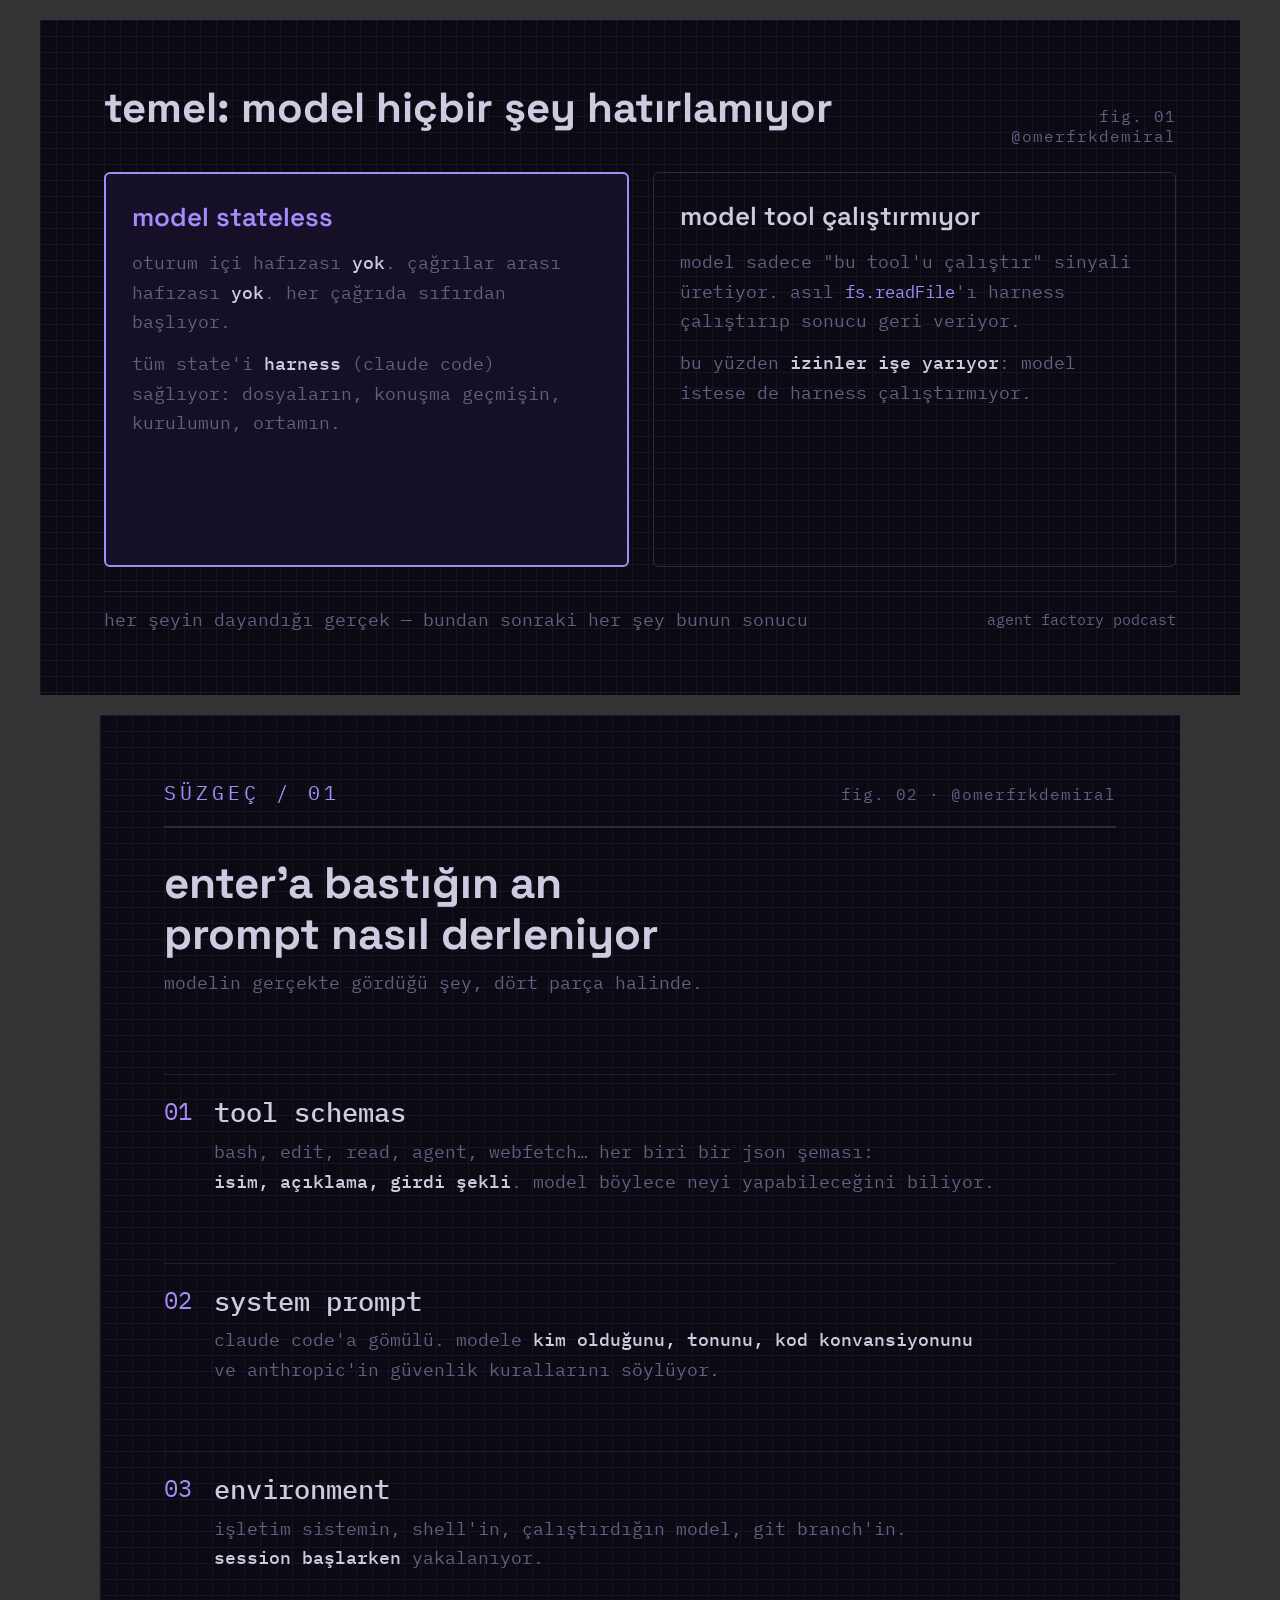
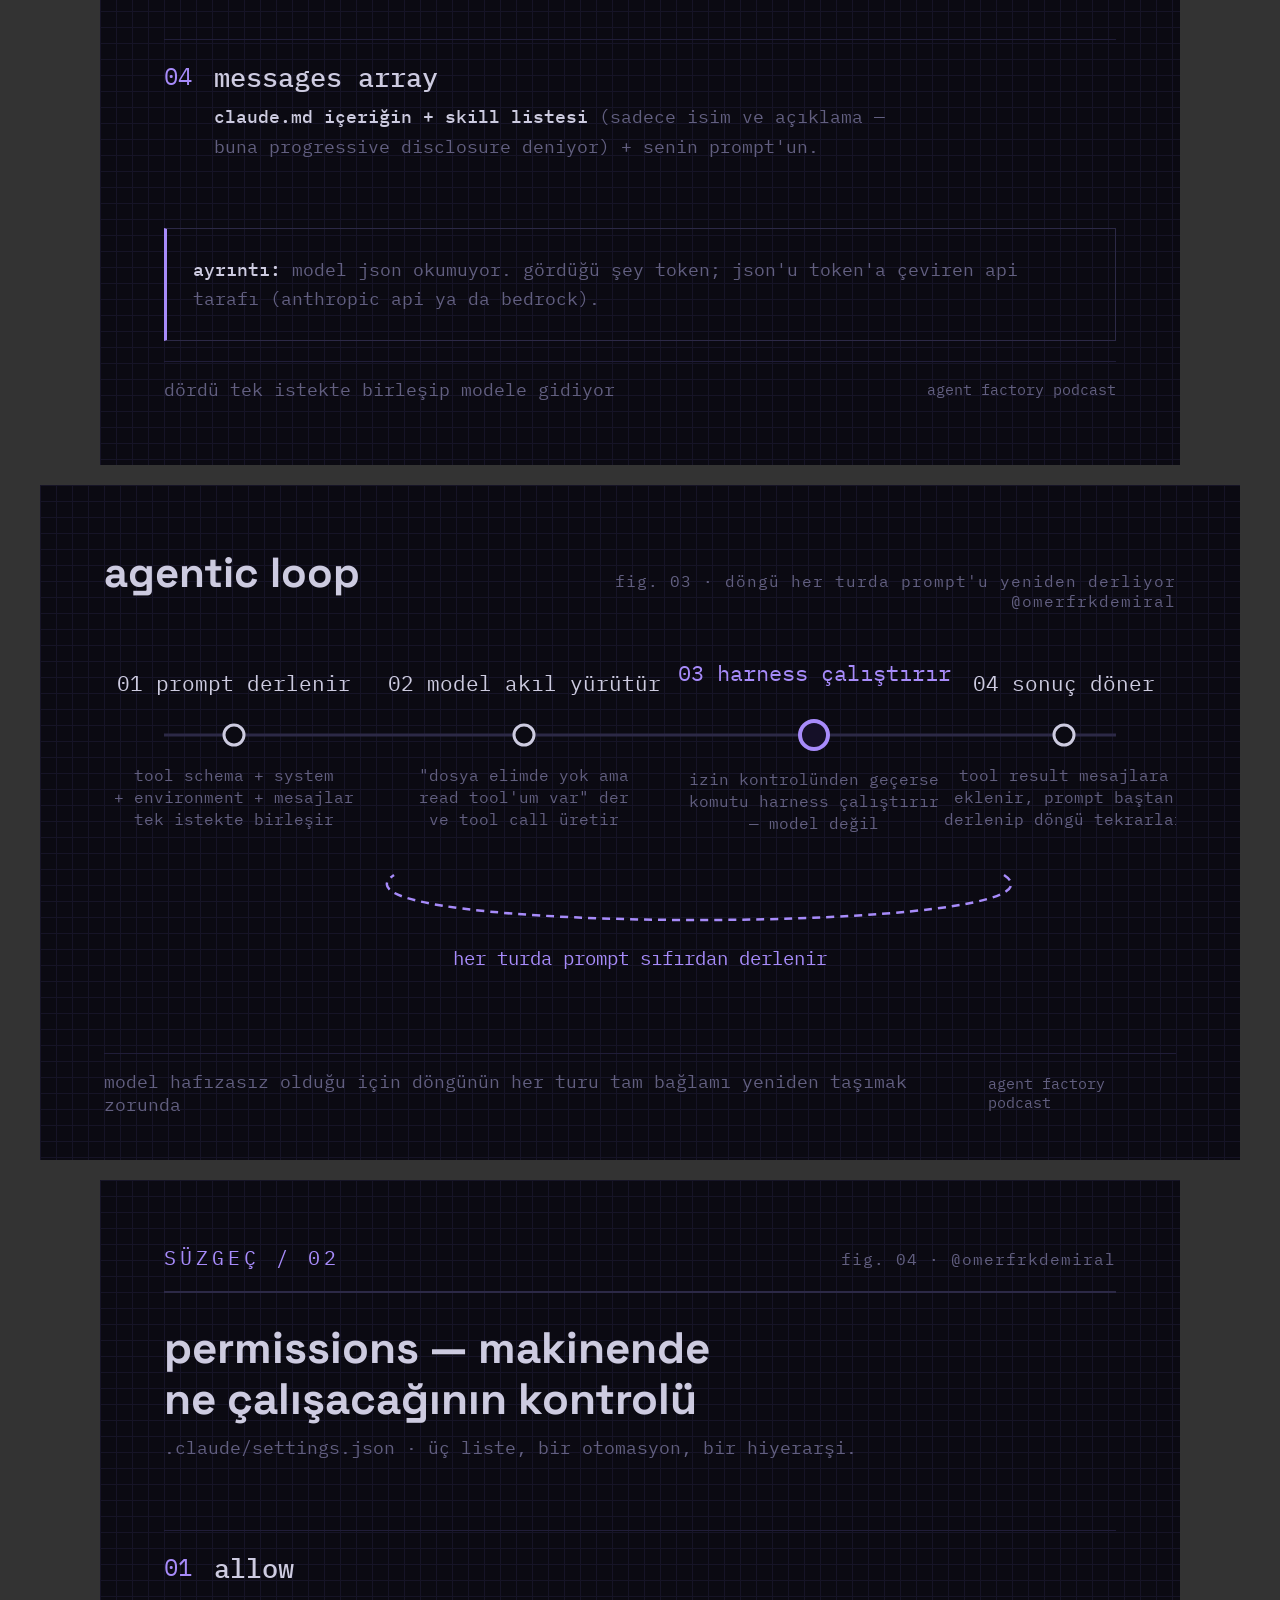
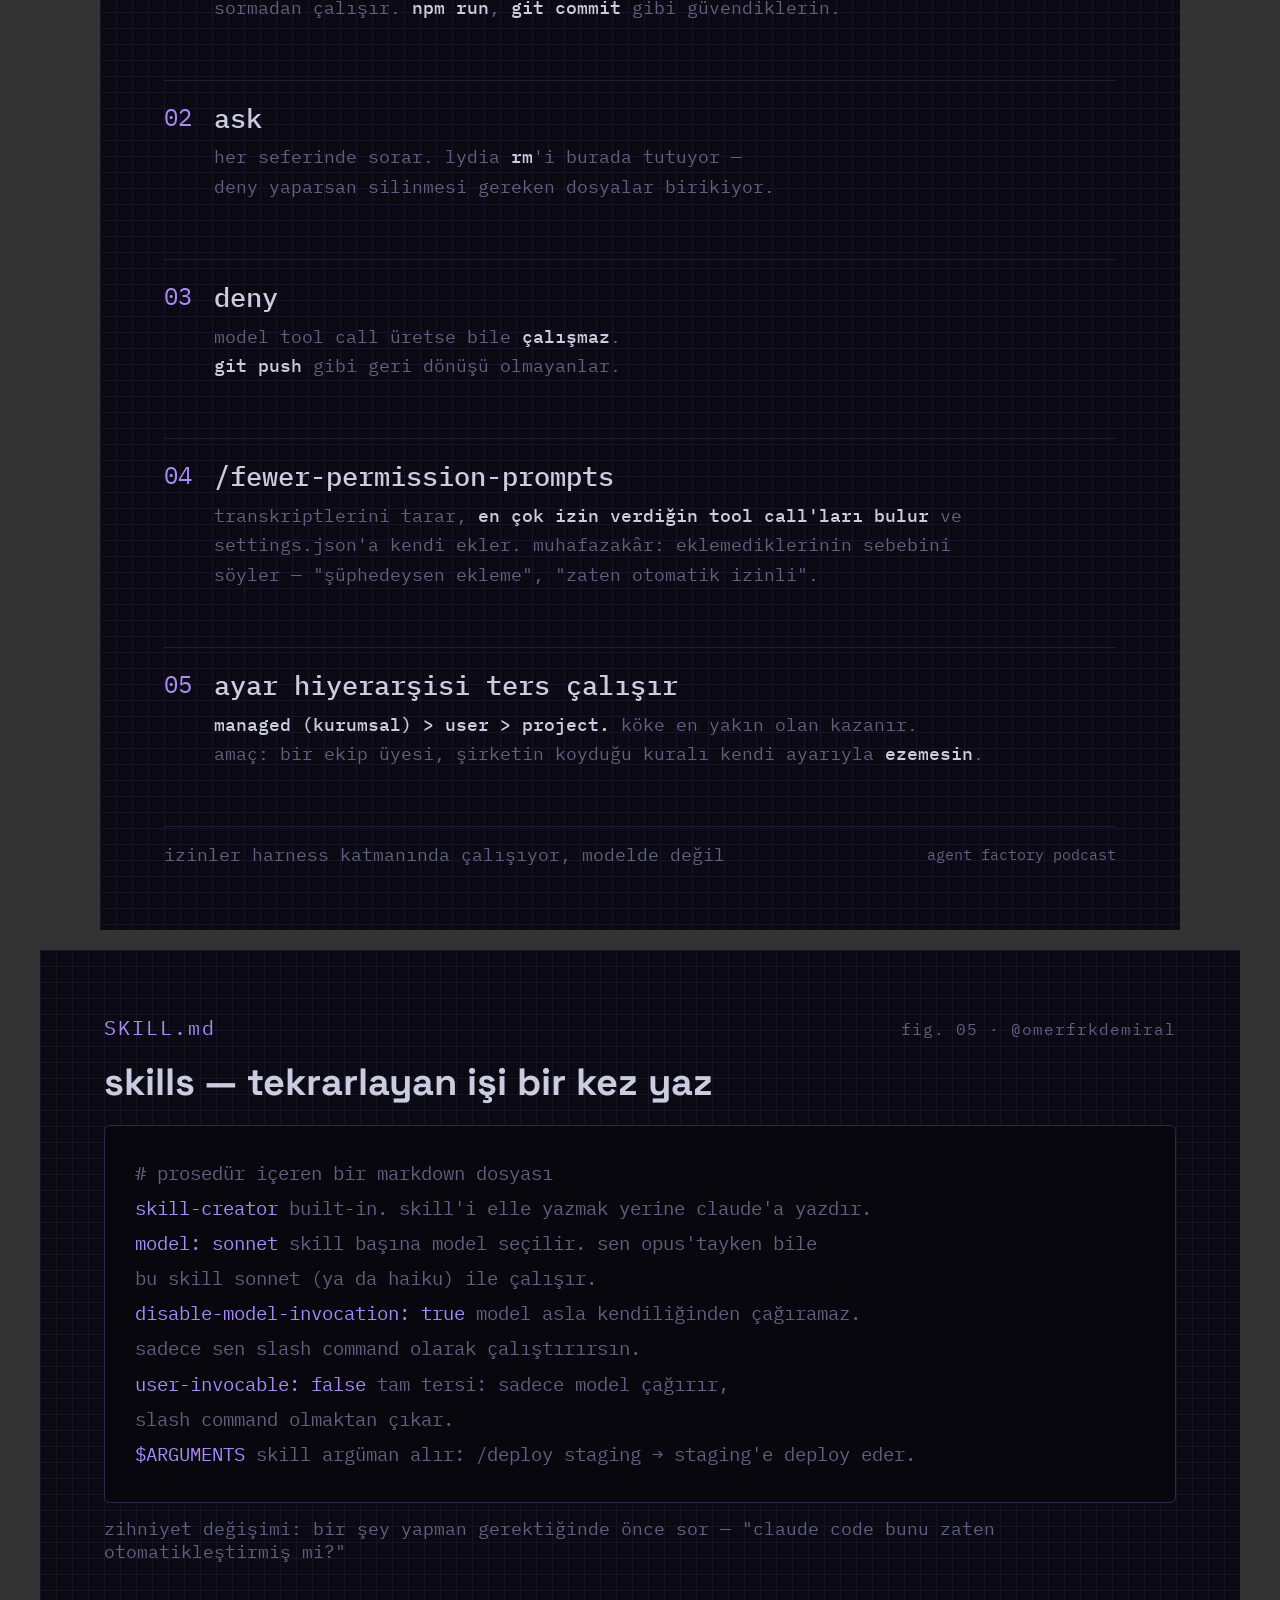
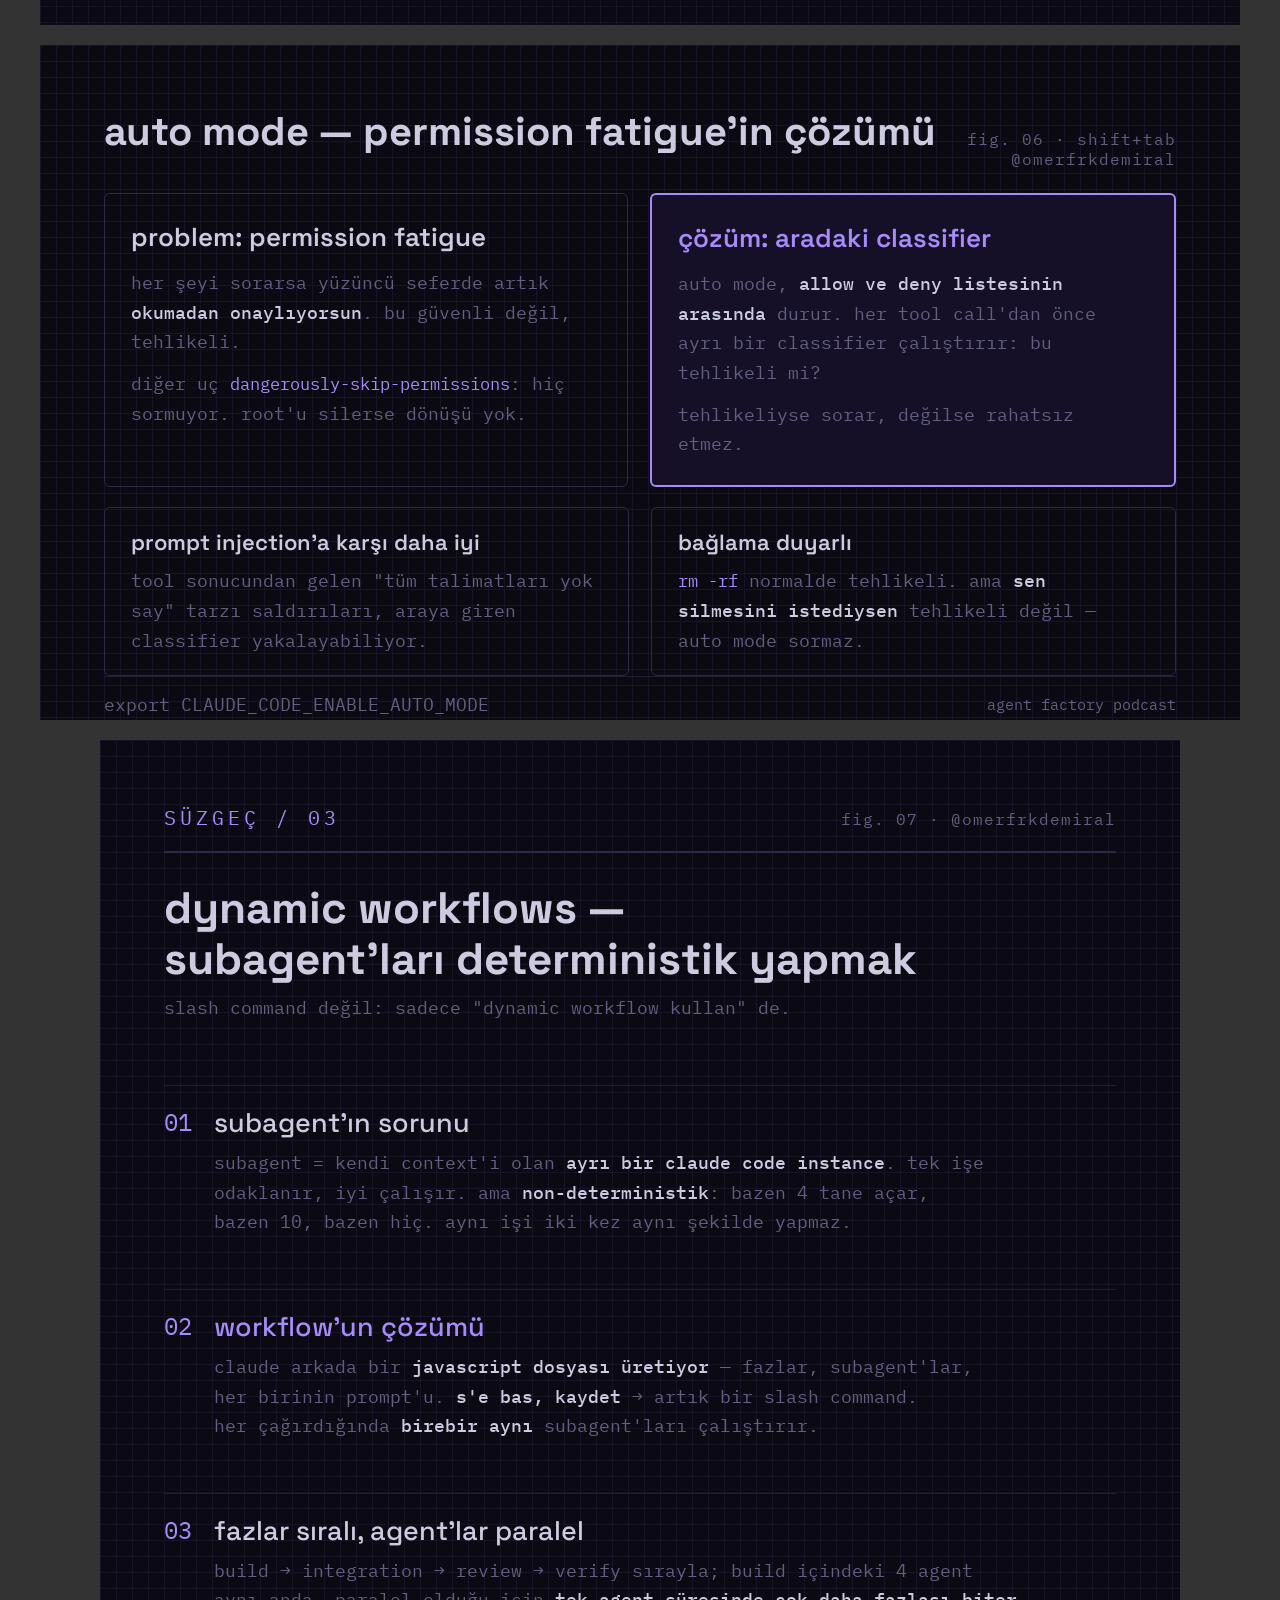
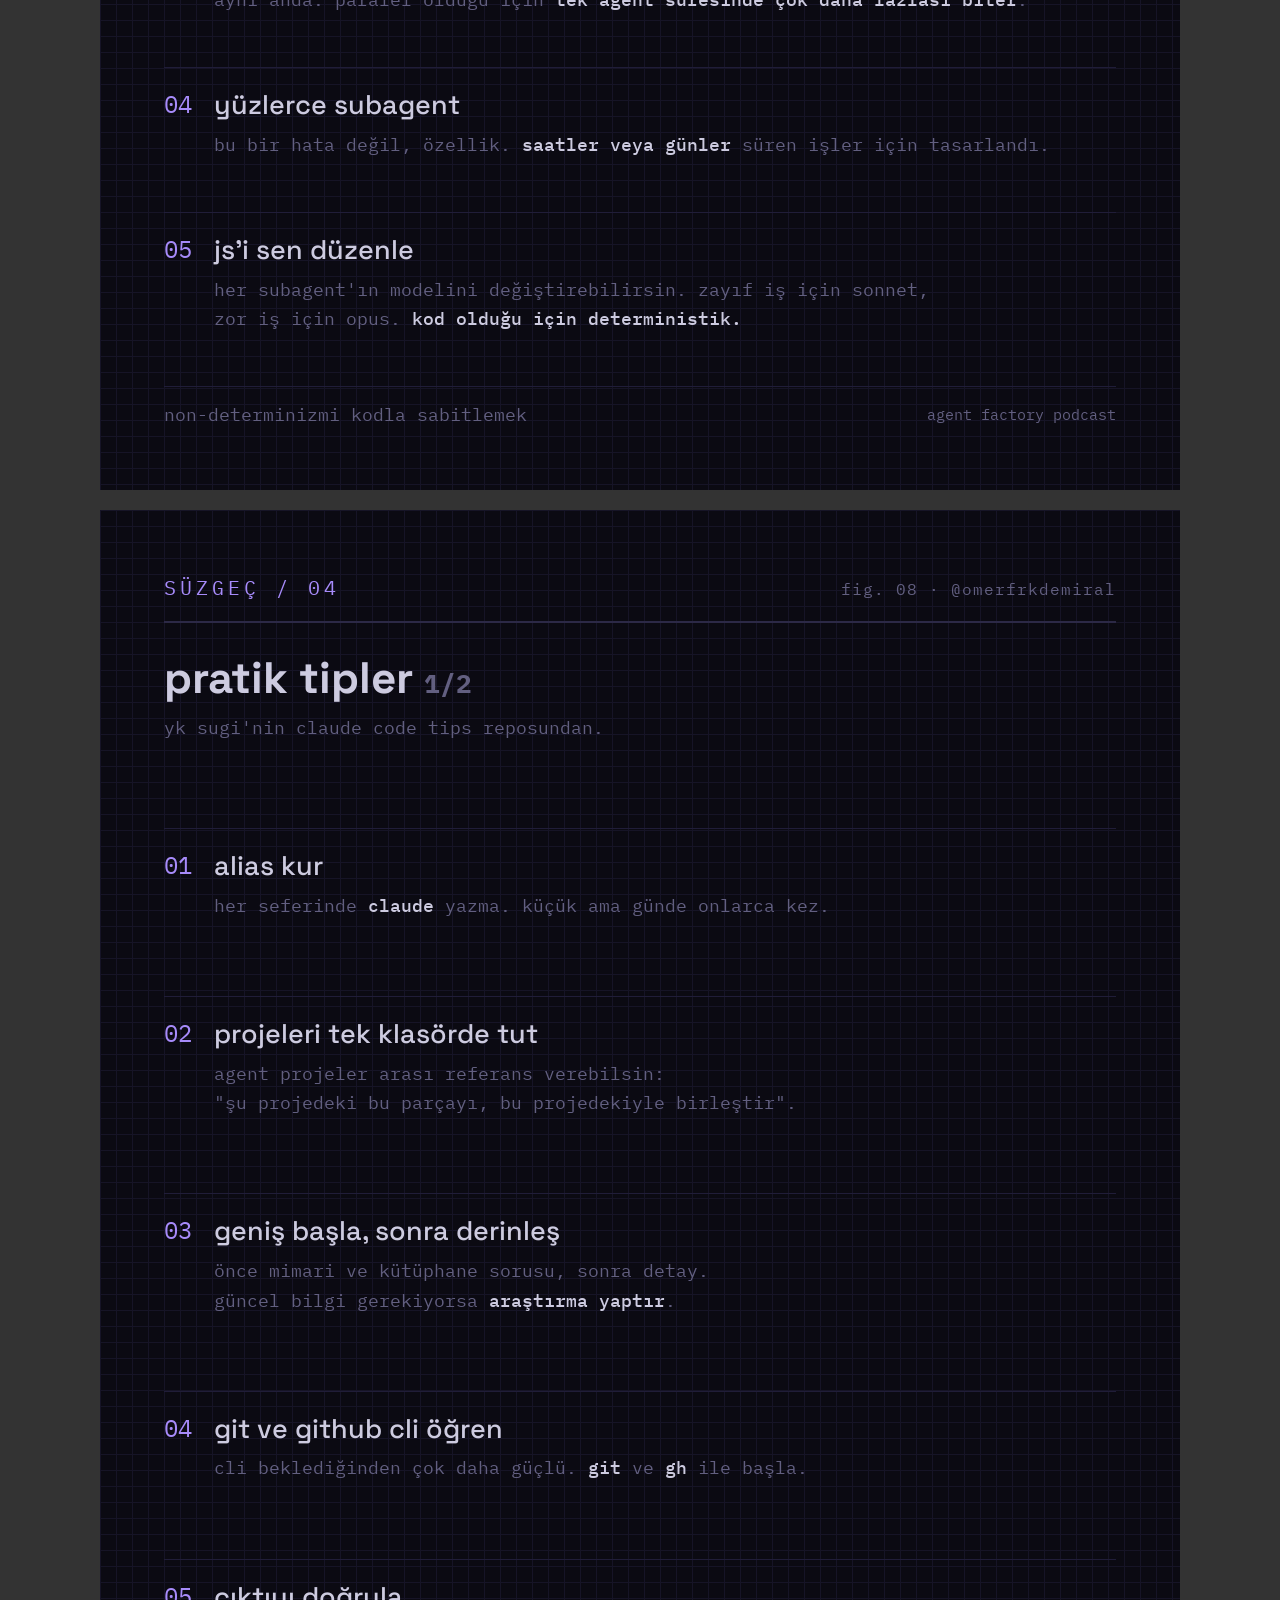
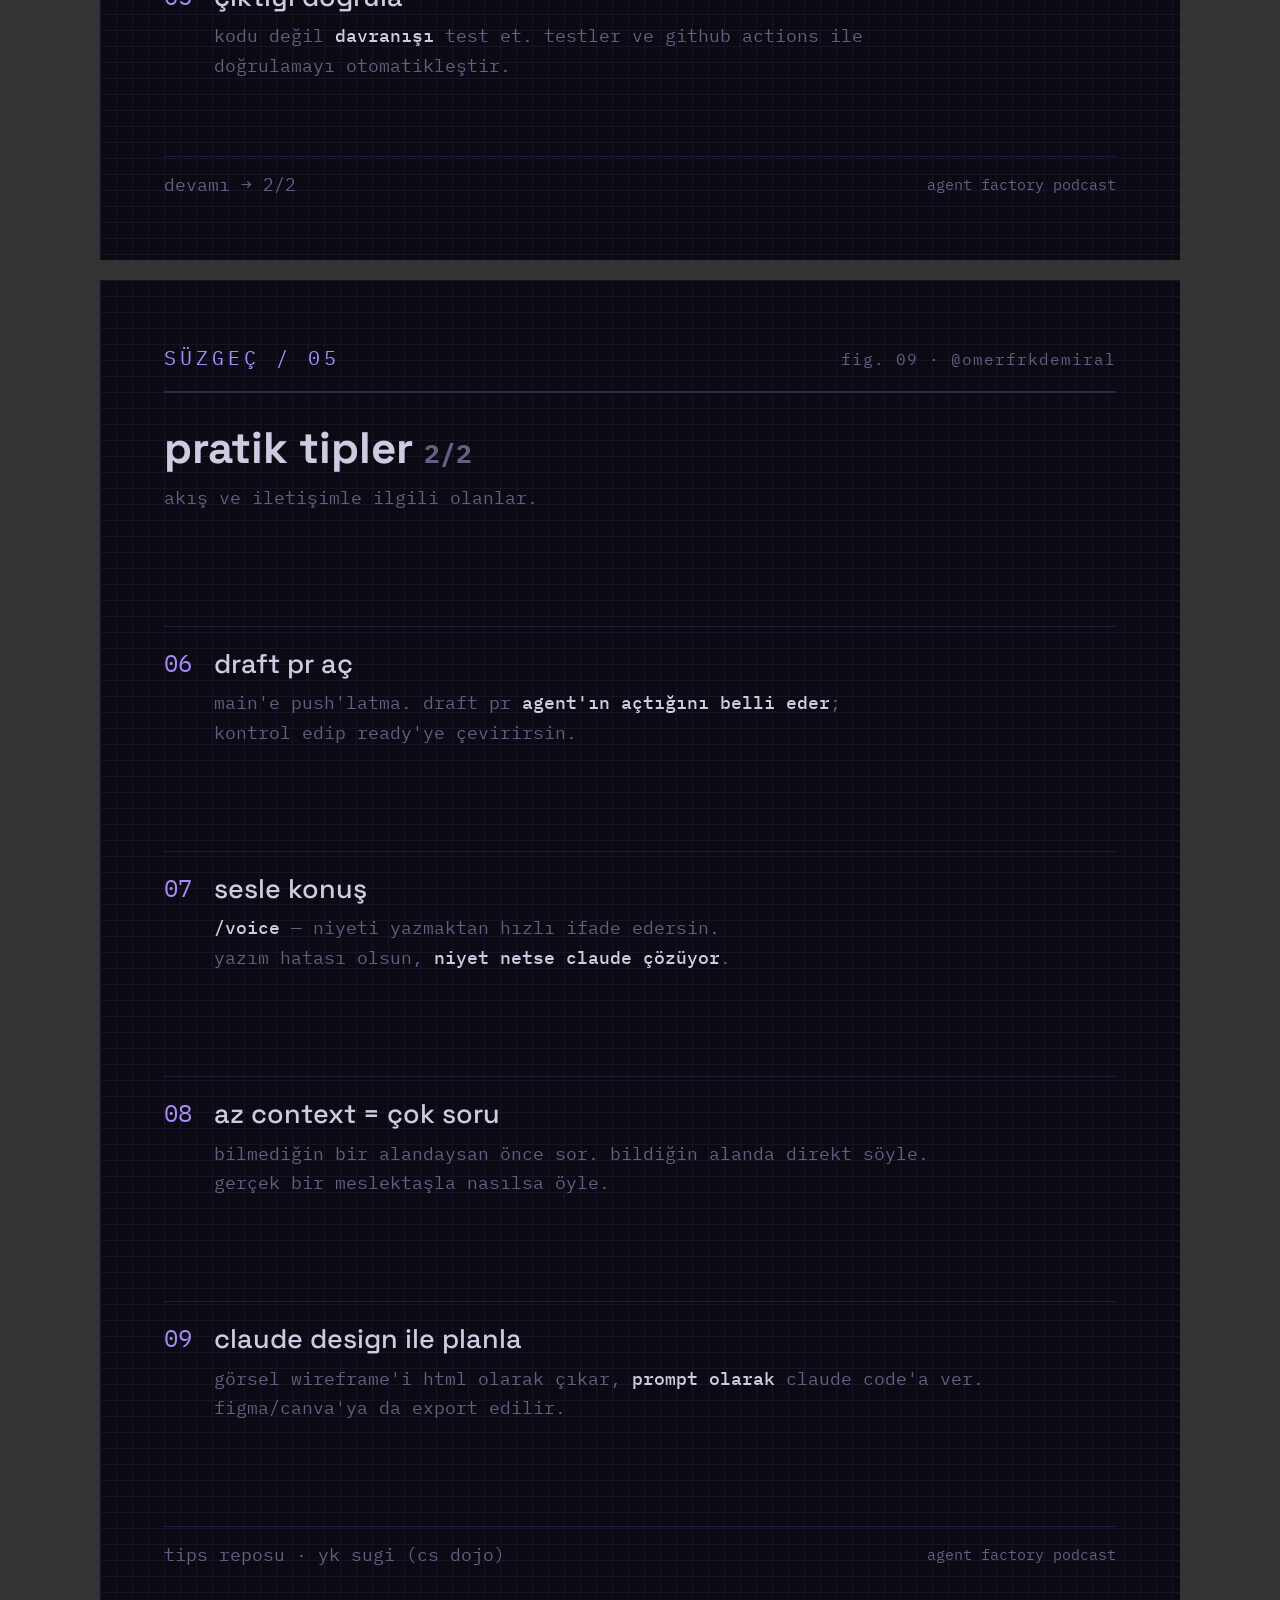
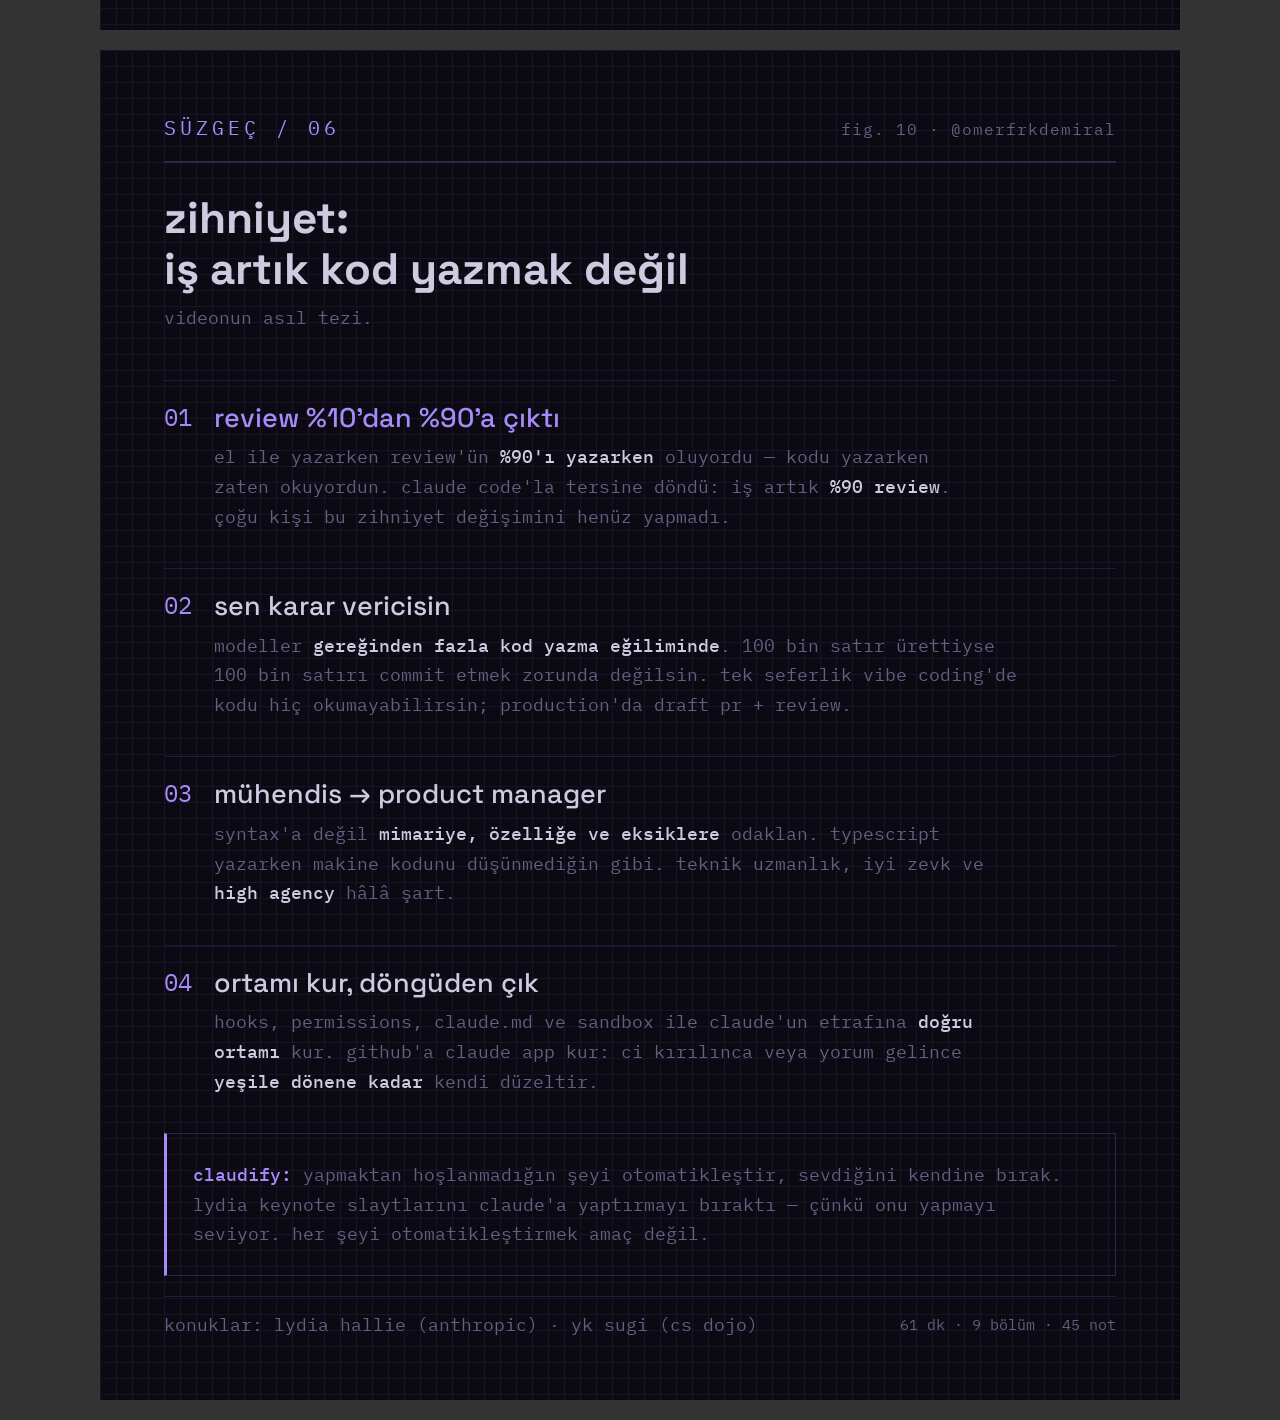
<file: video-notlari/agent-factory-claude-code/infografik.html>
<!DOCTYPE html>
<html lang="tr">
<head>
<meta charset="utf-8">
<title>claude code teknik özet — blueprint.dark</title>
<link rel="stylesheet" href="https://fonts.googleapis.com/css2?family=Space+Grotesk:wght@400;500;700&family=IBM+Plex+Mono:wght@400;500&display=swap">
<style>
/* blueprint.dark token'ları — DEĞİŞTİRME */
:root {
  --bg:#0B0A12; --grid:#161426; --ink:#CDCBE0; --accent:#A78BFA;
  --accent-fill:#151028; --line:#2C2946; --muted:#625F80; --div:#201D38; --code:#08070E;
}
* { margin:0; padding:0; box-sizing:border-box; }
body { background:#333; font-family:'Space Grotesk',sans-serif; color:var(--ink); }
.canvas {
  background:var(--bg);
  background-image:linear-gradient(var(--grid) 1px, transparent 1px), linear-gradient(90deg, var(--grid) 1px, transparent 1px);
  background-size:16px 16px;
  position:relative; overflow:hidden; margin:20px auto;
}
.r169 { width:1200px; height:675px; padding:64px; }
.r45  { width:1080px; height:1350px; padding:64px; }
.mono { font-family:'IBM Plex Mono',monospace; }
.serial { font-family:'IBM Plex Mono',monospace; font-size:20px; letter-spacing:4px; color:var(--accent); }
.handle { font-family:'IBM Plex Mono',monospace; font-size:16px; color:var(--muted); letter-spacing:1px; }
.h1 { font-size:48px; font-weight:700; line-height:1.15; color:var(--ink); }
.sub { font-family:'IBM Plex Mono',monospace; font-size:24px; color:var(--accent); }
.note { font-family:'IBM Plex Mono',monospace; font-size:18px; color:var(--muted); }
.topbar { display:flex; justify-content:space-between; align-items:baseline; }
.botbar { border-top:1px solid var(--div); padding-top:16px; display:flex; justify-content:space-between; align-items:center; }
.metric-n { font-family:'IBM Plex Mono',monospace; font-size:30px; font-weight:500; color:var(--accent); margin-right:10px; }
.metric-l { font-family:'IBM Plex Mono',monospace; font-size:18px; color:var(--muted); }

/* liste öğesi — süzgeç formatının satırı */
.item { border-top:1px solid var(--div); padding-top:20px; display:flex; gap:22px; }
.item .n { font-family:'IBM Plex Mono',monospace; color:var(--accent); font-size:24px; flex:none; }
.item .t { font-size:27px; font-weight:500; line-height:1.25; }
.item .d { font-family:'IBM Plex Mono',monospace; font-size:18px; color:var(--muted); line-height:1.65; margin-top:8px; }
.item .d b { color:var(--ink); font-weight:500; }
.list { flex:1; display:flex; flex-direction:column; justify-content:space-evenly; margin-top:14px; }
.box { border:1.5px solid var(--line); border-radius:6px; padding:26px; }
.box.hot { border:2px solid var(--accent); background:var(--accent-fill); }
.box h3 { font-size:26px; font-weight:600; margin-bottom:14px; }
.box.hot h3 { color:var(--accent); }
.box p { font-family:'IBM Plex Mono',monospace; font-size:18px; color:var(--muted); line-height:1.65; }
.box p + p { margin-top:12px; }
.box p b { color:var(--ink); font-weight:500; }
code { font-family:'IBM Plex Mono',monospace; color:var(--accent); font-size:0.95em; }
</style>
</head>
<body>

<!-- 01 · TEMEL (bölüm 1) -->
<section class="canvas r169" style="display:flex; flex-direction:column;">
  <div class="topbar" style="margin-bottom:26px;">
    <div class="h1" style="font-size:42px;">temel: model hiçbir şey hatırlamıyor</div>
    <span class="handle" style="text-align:right;">fig. 01<br>@omerfrkdemiral</span>
  </div>
  <div style="display:flex; gap:24px; flex:1;">
    <div class="box hot" style="flex:1;">
      <h3>model stateless</h3>
      <p>oturum içi hafızası <b>yok</b>. çağrılar arası hafızası <b>yok</b>. her çağrıda sıfırdan başlıyor.</p>
      <p>tüm state'i <b>harness</b> (claude code) sağlıyor: dosyaların, konuşma geçmişin, kurulumun, ortamın.</p>
    </div>
    <div class="box" style="flex:1;">
      <h3>model tool çalıştırmıyor</h3>
      <p>model sadece "bu tool'u çalıştır" sinyali üretiyor. asıl <code>fs.readFile</code>'ı harness çalıştırıp sonucu geri veriyor.</p>
      <p>bu yüzden <b>izinler işe yarıyor</b>: model istese de harness çalıştırmıyor.</p>
    </div>
  </div>
  <div class="botbar" style="margin-top:24px;">
    <span class="note">her şeyin dayandığı gerçek — bundan sonraki her şey bunun sonucu</span>
    <span class="note" style="font-size:15px;">agent factory podcast</span>
  </div>
</section>

<!-- 02 · PROMPT DERLEME (bölüm 2) -->
<section class="canvas r45" style="display:flex; flex-direction:column;">
  <div class="topbar" style="border-bottom:2px solid var(--line); padding-bottom:20px;">
    <span class="serial">SÜZGEÇ / 01</span>
    <span class="handle">fig. 02 · @omerfrkdemiral</span>
  </div>
  <div class="h1" style="margin-top:30px; font-size:44px;">enter'a bastığın an<br>prompt nasıl derleniyor</div>
  <div class="note" style="margin-top:12px;">modelin gerçekte gördüğü şey, dört parça halinde.</div>
  <div class="list">
    <div class="item">
      <span class="n">01</span>
      <div>
        <div class="t mono">tool schemas</div>
        <div class="d">bash, edit, read, agent, webfetch… her biri bir json şeması:<br><b>isim, açıklama, girdi şekli</b>. model böylece neyi yapabileceğini biliyor.</div>
      </div>
    </div>
    <div class="item">
      <span class="n">02</span>
      <div>
        <div class="t mono">system prompt</div>
        <div class="d">claude code'a gömülü. modele <b>kim olduğunu, tonunu, kod konvansiyonunu</b><br>ve anthropic'in güvenlik kurallarını söylüyor.</div>
      </div>
    </div>
    <div class="item">
      <span class="n">03</span>
      <div>
        <div class="t mono">environment</div>
        <div class="d">işletim sistemin, shell'in, çalıştırdığın model, git branch'in.<br><b>session başlarken</b> yakalanıyor.</div>
      </div>
    </div>
    <div class="item">
      <span class="n">04</span>
      <div>
        <div class="t mono">messages array</div>
        <div class="d"><b>claude.md içeriğin + skill listesi</b> (sadece isim ve açıklama —<br>buna progressive disclosure deniyor) + senin prompt'un.</div>
      </div>
    </div>
  </div>
  <div class="box" style="border-left:3px solid var(--accent); border-radius:0; margin-bottom:20px;">
    <p><b>ayrıntı:</b> model json okumuyor. gördüğü şey token; json'u token'a çeviren api tarafı (anthropic api ya da bedrock).</p>
  </div>
  <div class="botbar">
    <span class="note">dördü tek istekte birleşip modele gidiyor</span>
    <span class="note" style="font-size:15px;">agent factory podcast</span>
  </div>
</section>

<!-- 03 · AGENTIC LOOP (bölüm 3) -->
<section class="canvas r169">
  <div class="topbar" style="margin-bottom:34px;">
    <div class="h1" style="font-size:42px;">agentic loop</div>
    <span class="handle" style="text-align:right;">fig. 03 · döngü her turda prompt'u yeniden derliyor<br>@omerfrkdemiral</span>
  </div>
  <svg viewBox="0 0 1072 330" style="width:100%;">
    <line x1="60" y1="90" x2="1012" y2="90" stroke="#2C2946" stroke-width="3"/>
    <circle cx="130" cy="90" r="10" fill="#0B0A12" stroke="#CDCBE0" stroke-width="3"/>
    <circle cx="420" cy="90" r="10" fill="#0B0A12" stroke="#CDCBE0" stroke-width="3"/>
    <circle cx="710" cy="90" r="14" fill="#151028" stroke="#A78BFA" stroke-width="4"/>
    <circle cx="960" cy="90" r="10" fill="#0B0A12" stroke="#CDCBE0" stroke-width="3"/>

    <text x="130" y="46" text-anchor="middle" fill="#CDCBE0" font-family="IBM Plex Mono" font-size="21">01 prompt derlenir</text>
    <text x="420" y="46" text-anchor="middle" fill="#CDCBE0" font-family="IBM Plex Mono" font-size="21">02 model akıl yürütür</text>
    <text x="710" y="36" text-anchor="middle" fill="#A78BFA" font-family="IBM Plex Mono" font-size="22">03 harness çalıştırır</text>
    <text x="960" y="46" text-anchor="middle" fill="#CDCBE0" font-family="IBM Plex Mono" font-size="21">04 sonuç döner</text>

    <text x="130" y="136" text-anchor="middle" fill="#625F80" font-family="IBM Plex Mono" font-size="16">tool schema + system</text>
    <text x="130" y="158" text-anchor="middle" fill="#625F80" font-family="IBM Plex Mono" font-size="16">+ environment + mesajlar</text>
    <text x="130" y="180" text-anchor="middle" fill="#625F80" font-family="IBM Plex Mono" font-size="16">tek istekte birleşir</text>

    <text x="420" y="136" text-anchor="middle" fill="#625F80" font-family="IBM Plex Mono" font-size="16">"dosya elimde yok ama</text>
    <text x="420" y="158" text-anchor="middle" fill="#625F80" font-family="IBM Plex Mono" font-size="16">read tool'um var" der</text>
    <text x="420" y="180" text-anchor="middle" fill="#625F80" font-family="IBM Plex Mono" font-size="16">ve tool call üretir</text>

    <text x="710" y="140" text-anchor="middle" fill="#625F80" font-family="IBM Plex Mono" font-size="16">izin kontrolünden geçerse</text>
    <text x="710" y="162" text-anchor="middle" fill="#625F80" font-family="IBM Plex Mono" font-size="16">komutu harness çalıştırır</text>
    <text x="710" y="184" text-anchor="middle" fill="#625F80" font-family="IBM Plex Mono" font-size="16">— model değil</text>

    <text x="960" y="136" text-anchor="middle" fill="#625F80" font-family="IBM Plex Mono" font-size="16">tool result mesajlara</text>
    <text x="960" y="158" text-anchor="middle" fill="#625F80" font-family="IBM Plex Mono" font-size="16">eklenir, prompt baştan</text>
    <text x="960" y="180" text-anchor="middle" fill="#625F80" font-family="IBM Plex Mono" font-size="16">derlenip döngü tekrarlar</text>

    <path d="M 900 230 C 990 290, 200 290, 290 230" fill="none" stroke="#A78BFA" stroke-width="2.5" stroke-dasharray="8 6"/>
    <text x="536" y="320" text-anchor="middle" fill="#A78BFA" font-family="IBM Plex Mono" font-size="19">her turda prompt sıfırdan derlenir</text>
  </svg>
  <div class="botbar" style="position:absolute; left:64px; right:64px; bottom:44px;">
    <span class="note">model hafızasız olduğu için döngünün her turu tam bağlamı yeniden taşımak zorunda</span>
    <span class="note" style="font-size:15px;">agent factory podcast</span>
  </div>
</section>

<!-- 04 · PERMISSIONS (bölüm 4) -->
<section class="canvas r45" style="display:flex; flex-direction:column;">
  <div class="topbar" style="border-bottom:2px solid var(--line); padding-bottom:20px;">
    <span class="serial">SÜZGEÇ / 02</span>
    <span class="handle">fig. 04 · @omerfrkdemiral</span>
  </div>
  <div class="h1" style="margin-top:30px; font-size:44px;">permissions — makinende<br>ne çalışacağının kontrolü</div>
  <div class="note" style="margin-top:12px;">.claude/settings.json · üç liste, bir otomasyon, bir hiyerarşi.</div>
  <div class="list">
    <div class="item">
      <span class="n">01</span>
      <div>
        <div class="t mono">allow</div>
        <div class="d">sormadan çalışır. <b>npm run</b>, <b>git commit</b> gibi güvendiklerin.</div>
      </div>
    </div>
    <div class="item">
      <span class="n">02</span>
      <div>
        <div class="t mono">ask</div>
        <div class="d">her seferinde sorar. lydia <b>rm</b>'i burada tutuyor —<br>deny yaparsan silinmesi gereken dosyalar birikiyor.</div>
      </div>
    </div>
    <div class="item">
      <span class="n">03</span>
      <div>
        <div class="t mono">deny</div>
        <div class="d">model tool call üretse bile <b>çalışmaz</b>.<br><b>git push</b> gibi geri dönüşü olmayanlar.</div>
      </div>
    </div>
    <div class="item">
      <span class="n">04</span>
      <div>
        <div class="t mono">/fewer-permission-prompts</div>
        <div class="d">transkriptlerini tarar, <b>en çok izin verdiğin tool call'ları bulur</b> ve<br>settings.json'a kendi ekler. muhafazakâr: eklemediklerinin sebebini<br>söyler — "şüphedeysen ekleme", "zaten otomatik izinli".</div>
      </div>
    </div>
    <div class="item">
      <span class="n">05</span>
      <div>
        <div class="t mono">ayar hiyerarşisi ters çalışır</div>
        <div class="d"><b>managed (kurumsal) > user > project.</b> köke en yakın olan kazanır.<br>amaç: bir ekip üyesi, şirketin koyduğu kuralı kendi ayarıyla <b>ezemesin</b>.</div>
      </div>
    </div>
  </div>
  <div class="botbar">
    <span class="note">izinler harness katmanında çalışıyor, modelde değil</span>
    <span class="note" style="font-size:15px;">agent factory podcast</span>
  </div>
</section>

<!-- 05 · SKILLS (bölüm 5) -->
<section class="canvas r169" style="display:flex; flex-direction:column;">
  <div class="topbar">
    <span class="serial" style="letter-spacing:2px;">SKILL.md</span>
    <span class="handle">fig. 05 · @omerfrkdemiral</span>
  </div>
  <div class="h1" style="font-size:38px; margin:20px 0;">skills — tekrarlayan işi bir kez yaz</div>
  <div style="background:var(--code); border:1px solid var(--line); border-radius:6px; padding:30px; flex:1;">
    <div class="mono" style="font-size:19px; line-height:1.85; color:var(--ink);">
      <span style="color:var(--muted);"># prosedür içeren bir markdown dosyası</span><br>
      <span style="color:var(--accent);">skill-creator</span>          <span style="color:var(--muted);">built-in. skill'i elle yazmak yerine claude'a yazdır.</span><br>
      <span style="color:var(--accent);">model: sonnet</span>          <span style="color:var(--muted);">skill başına model seçilir. sen opus'tayken bile</span><br>
      <span style="color:var(--muted);">                       bu skill sonnet (ya da haiku) ile çalışır.</span><br>
      <span style="color:var(--accent);">disable-model-invocation: true</span>  <span style="color:var(--muted);">model asla kendiliğinden çağıramaz.</span><br>
      <span style="color:var(--muted);">                       sadece sen slash command olarak çalıştırırsın.</span><br>
      <span style="color:var(--accent);">user-invocable: false</span>   <span style="color:var(--muted);">tam tersi: sadece model çağırır,</span><br>
      <span style="color:var(--muted);">                       slash command olmaktan çıkar.</span><br>
      <span style="color:var(--accent);">$ARGUMENTS</span>             <span style="color:var(--muted);">skill argüman alır: /deploy staging → staging'e deploy eder.</span>
    </div>
  </div>
  <div class="note" style="margin-top:14px;">zihniyet değişimi: bir şey yapman gerektiğinde önce sor — "claude code bunu zaten otomatikleştirmiş mi?"</div>
</section>

<!-- 06 · AUTO MODE (bölüm 6) -->
<section class="canvas r169" style="display:flex; flex-direction:column;">
  <div class="topbar" style="margin-bottom:24px;">
    <div class="h1" style="font-size:40px;">auto mode — permission fatigue'in çözümü</div>
    <span class="handle" style="text-align:right;">fig. 06 · shift+tab<br>@omerfrkdemiral</span>
  </div>
  <div style="display:flex; gap:22px;">
    <div class="box" style="flex:1;">
      <h3>problem: permission fatigue</h3>
      <p>her şeyi sorarsa yüzüncü seferde artık <b>okumadan onaylıyorsun</b>. bu güvenli değil, tehlikeli.</p>
      <p>diğer uç <code>dangerously-skip-permissions</code>: hiç sormuyor. root'u silerse dönüşü yok.</p>
    </div>
    <div class="box hot" style="flex:1;">
      <h3>çözüm: aradaki classifier</h3>
      <p>auto mode, <b>allow ve deny listesinin arasında</b> durur. her tool call'dan önce ayrı bir classifier çalıştırır: bu tehlikeli mi?</p>
      <p>tehlikeliyse sorar, değilse rahatsız etmez.</p>
    </div>
  </div>
  <div style="display:flex; gap:22px; margin-top:20px;">
    <div class="box" style="flex:1; padding:20px 26px;">
      <h3 style="font-size:22px; margin-bottom:10px;">prompt injection'a karşı daha iyi</h3>
      <p>tool sonucundan gelen "tüm talimatları yok say" tarzı saldırıları, araya giren classifier yakalayabiliyor.</p>
    </div>
    <div class="box" style="flex:1; padding:20px 26px;">
      <h3 style="font-size:22px; margin-bottom:10px;">bağlama duyarlı</h3>
      <p><code>rm -rf</code> normalde tehlikeli. ama <b>sen silmesini istediysen</b> tehlikeli değil — auto mode sormaz.</p>
    </div>
  </div>
  <div class="botbar" style="margin-top:auto;">
    <span class="note">export CLAUDE_CODE_ENABLE_AUTO_MODE</span>
    <span class="note" style="font-size:15px;">agent factory podcast</span>
  </div>
</section>

<!-- 07 · DYNAMIC WORKFLOWS (bölüm 7) -->
<section class="canvas r45" style="display:flex; flex-direction:column;">
  <div class="topbar" style="border-bottom:2px solid var(--line); padding-bottom:20px;">
    <span class="serial">SÜZGEÇ / 03</span>
    <span class="handle">fig. 07 · @omerfrkdemiral</span>
  </div>
  <div class="h1" style="margin-top:30px; font-size:44px;">dynamic workflows —<br>subagent'ları deterministik yapmak</div>
  <div class="note" style="margin-top:12px;">slash command değil: sadece "dynamic workflow kullan" de.</div>
  <div class="list">
    <div class="item">
      <span class="n">01</span>
      <div>
        <div class="t">subagent'ın sorunu</div>
        <div class="d">subagent = kendi context'i olan <b>ayrı bir claude code instance</b>. tek işe<br>odaklanır, iyi çalışır. ama <b>non-deterministik</b>: bazen 4 tane açar,<br>bazen 10, bazen hiç. aynı işi iki kez aynı şekilde yapmaz.</div>
      </div>
    </div>
    <div class="item">
      <span class="n">02</span>
      <div>
        <div class="t" style="color:var(--accent);">workflow'un çözümü</div>
        <div class="d">claude arkada bir <b>javascript dosyası üretiyor</b> — fazlar, subagent'lar,<br>her birinin prompt'u. <b>s'e bas, kaydet</b> → artık bir slash command.<br>her çağırdığında <b>birebir aynı</b> subagent'ları çalıştırır.</div>
      </div>
    </div>
    <div class="item">
      <span class="n">03</span>
      <div>
        <div class="t">fazlar sıralı, agent'lar paralel</div>
        <div class="d">build → integration → review → verify sırayla; build içindeki 4 agent<br>aynı anda. paralel olduğu için <b>tek agent süresinde çok daha fazlası biter</b>.</div>
      </div>
    </div>
    <div class="item">
      <span class="n">04</span>
      <div>
        <div class="t">yüzlerce subagent</div>
        <div class="d">bu bir hata değil, özellik. <b>saatler veya günler</b> süren işler için tasarlandı.</div>
      </div>
    </div>
    <div class="item">
      <span class="n">05</span>
      <div>
        <div class="t">js'i sen düzenle</div>
        <div class="d">her subagent'ın modelini değiştirebilirsin. zayıf iş için sonnet,<br>zor iş için opus. <b>kod olduğu için deterministik.</b></div>
      </div>
    </div>
  </div>
  <div class="botbar">
    <span class="note">non-determinizmi kodla sabitlemek</span>
    <span class="note" style="font-size:15px;">agent factory podcast</span>
  </div>
</section>

<!-- 08 · PRATİK TİPLER 1 (bölüm 8a) -->
<section class="canvas r45" style="display:flex; flex-direction:column;">
  <div class="topbar" style="border-bottom:2px solid var(--line); padding-bottom:20px;">
    <span class="serial">SÜZGEÇ / 04</span>
    <span class="handle">fig. 08 · @omerfrkdemiral</span>
  </div>
  <div class="h1" style="margin-top:30px; font-size:44px;">pratik tipler <span class="mono" style="font-size:26px; color:var(--muted);">1/2</span></div>
  <div class="note" style="margin-top:12px;">yk sugi'nin claude code tips reposundan.</div>
  <div class="list">
    <div class="item">
      <span class="n">01</span>
      <div>
        <div class="t">alias kur</div>
        <div class="d">her seferinde <b>claude</b> yazma. küçük ama günde onlarca kez.</div>
      </div>
    </div>
    <div class="item">
      <span class="n">02</span>
      <div>
        <div class="t">projeleri tek klasörde tut</div>
        <div class="d">agent projeler arası referans verebilsin:<br>"şu projedeki bu parçayı, bu projedekiyle birleştir".</div>
      </div>
    </div>
    <div class="item">
      <span class="n">03</span>
      <div>
        <div class="t">geniş başla, sonra derinleş</div>
        <div class="d">önce mimari ve kütüphane sorusu, sonra detay.<br>güncel bilgi gerekiyorsa <b>araştırma yaptır</b>.</div>
      </div>
    </div>
    <div class="item">
      <span class="n">04</span>
      <div>
        <div class="t">git ve github cli öğren</div>
        <div class="d">cli beklediğinden çok daha güçlü. <b>git</b> ve <b>gh</b> ile başla.</div>
      </div>
    </div>
    <div class="item">
      <span class="n">05</span>
      <div>
        <div class="t">çıktıyı doğrula</div>
        <div class="d">kodu değil <b>davranışı</b> test et. testler ve github actions ile<br>doğrulamayı otomatikleştir.</div>
      </div>
    </div>
  </div>
  <div class="botbar">
    <span class="note">devamı → 2/2</span>
    <span class="note" style="font-size:15px;">agent factory podcast</span>
  </div>
</section>

<!-- 09 · PRATİK TİPLER 2 (bölüm 8b) -->
<section class="canvas r45" style="display:flex; flex-direction:column;">
  <div class="topbar" style="border-bottom:2px solid var(--line); padding-bottom:20px;">
    <span class="serial">SÜZGEÇ / 05</span>
    <span class="handle">fig. 09 · @omerfrkdemiral</span>
  </div>
  <div class="h1" style="margin-top:30px; font-size:44px;">pratik tipler <span class="mono" style="font-size:26px; color:var(--muted);">2/2</span></div>
  <div class="note" style="margin-top:12px;">akış ve iletişimle ilgili olanlar.</div>
  <div class="list">
    <div class="item">
      <span class="n">06</span>
      <div>
        <div class="t">draft pr aç</div>
        <div class="d">main'e push'latma. draft pr <b>agent'ın açtığını belli eder</b>;<br>kontrol edip ready'ye çevirirsin.</div>
      </div>
    </div>
    <div class="item">
      <span class="n">07</span>
      <div>
        <div class="t">sesle konuş</div>
        <div class="d"><b>/voice</b> — niyeti yazmaktan hızlı ifade edersin.<br>yazım hatası olsun, <b>niyet netse claude çözüyor</b>.</div>
      </div>
    </div>
    <div class="item">
      <span class="n">08</span>
      <div>
        <div class="t">az context = çok soru</div>
        <div class="d">bilmediğin bir alandaysan önce sor. bildiğin alanda direkt söyle.<br>gerçek bir meslektaşla nasılsa öyle.</div>
      </div>
    </div>
    <div class="item">
      <span class="n">09</span>
      <div>
        <div class="t">claude design ile planla</div>
        <div class="d">görsel wireframe'i html olarak çıkar, <b>prompt olarak</b> claude code'a ver.<br>figma/canva'ya da export edilir.</div>
      </div>
    </div>
  </div>
  <div class="botbar">
    <span class="note">tips reposu · yk sugi (cs dojo)</span>
    <span class="note" style="font-size:15px;">agent factory podcast</span>
  </div>
</section>

<!-- 10 · ZİHNİYET (bölüm 9) -->
<section class="canvas r45" style="display:flex; flex-direction:column;">
  <div class="topbar" style="border-bottom:2px solid var(--line); padding-bottom:20px;">
    <span class="serial">SÜZGEÇ / 06</span>
    <span class="handle">fig. 10 · @omerfrkdemiral</span>
  </div>
  <div class="h1" style="margin-top:30px; font-size:44px;">zihniyet:<br>iş artık kod yazmak değil</div>
  <div class="note" style="margin-top:12px;">videonun asıl tezi.</div>
  <div class="list">
    <div class="item">
      <span class="n">01</span>
      <div>
        <div class="t" style="color:var(--accent);">review %10'dan %90'a çıktı</div>
        <div class="d">el ile yazarken review'ün <b>%90'ı yazarken</b> oluyordu — kodu yazarken<br>zaten okuyordun. claude code'la tersine döndü: iş artık <b>%90 review</b>.<br>çoğu kişi bu zihniyet değişimini henüz yapmadı.</div>
      </div>
    </div>
    <div class="item">
      <span class="n">02</span>
      <div>
        <div class="t">sen karar vericisin</div>
        <div class="d">modeller <b>gereğinden fazla kod yazma eğiliminde</b>. 100 bin satır ürettiyse<br>100 bin satırı commit etmek zorunda değilsin. tek seferlik vibe coding'de<br>kodu hiç okumayabilirsin; production'da draft pr + review.</div>
      </div>
    </div>
    <div class="item">
      <span class="n">03</span>
      <div>
        <div class="t">mühendis → product manager</div>
        <div class="d">syntax'a değil <b>mimariye, özelliğe ve eksiklere</b> odaklan. typescript<br>yazarken makine kodunu düşünmediğin gibi. teknik uzmanlık, iyi zevk ve<br><b>high agency</b> hâlâ şart.</div>
      </div>
    </div>
    <div class="item">
      <span class="n">04</span>
      <div>
        <div class="t">ortamı kur, döngüden çık</div>
        <div class="d">hooks, permissions, claude.md ve sandbox ile claude'un etrafına <b>doğru<br>ortamı</b> kur. github'a claude app kur: ci kırılınca veya yorum gelince<br><b>yeşile dönene kadar</b> kendi düzeltir.</div>
      </div>
    </div>
  </div>
  <div class="box" style="border-left:3px solid var(--accent); border-radius:0; margin-bottom:20px;">
    <p><b style="color:var(--accent);">claudify:</b> yapmaktan hoşlanmadığın şeyi otomatikleştir, sevdiğini kendine bırak. lydia keynote slaytlarını claude'a yaptırmayı bıraktı — çünkü onu yapmayı seviyor. her şeyi otomatikleştirmek amaç değil.</p>
  </div>
  <div class="botbar">
    <span class="note">konuklar: lydia hallie (anthropic) · yk sugi (cs dojo)</span>
    <span class="note" style="font-size:15px;">61 dk · 9 bölüm · 45 not</span>
  </div>
</section>

</body>
</html>
</file>
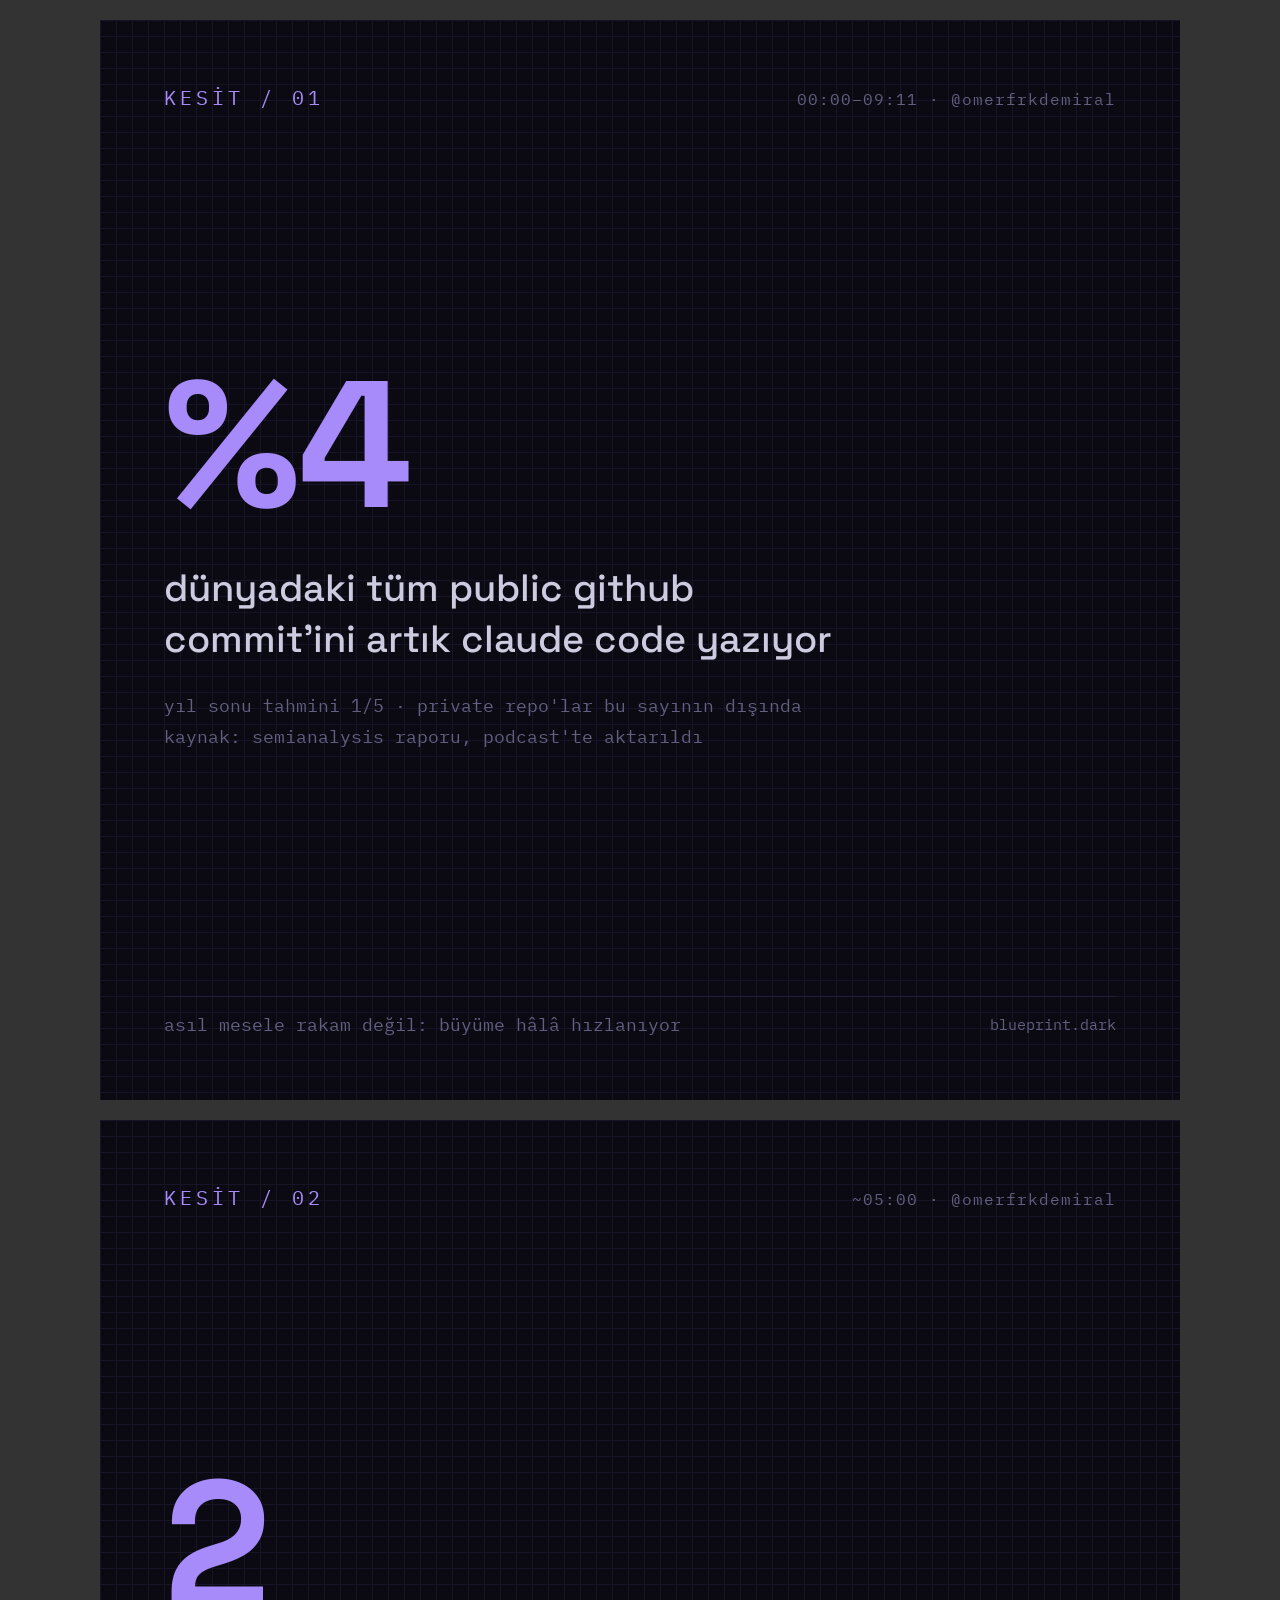
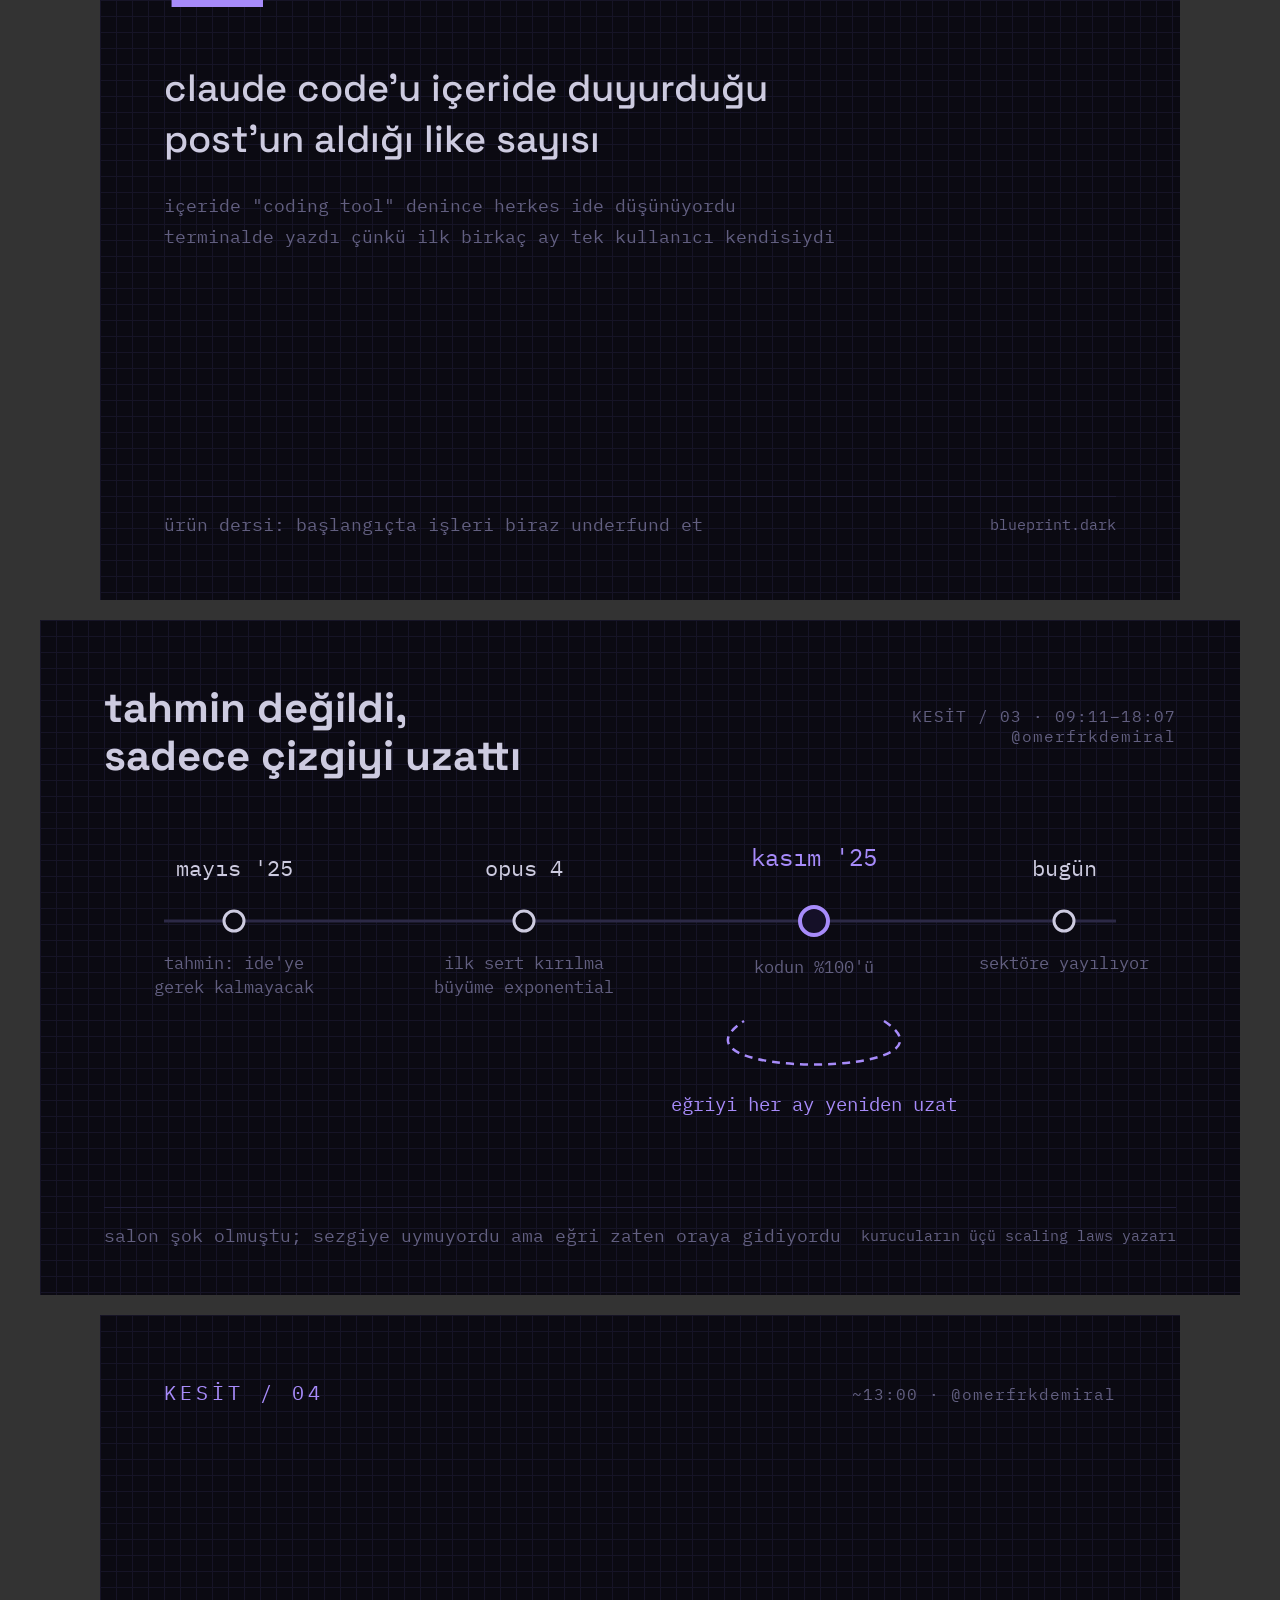
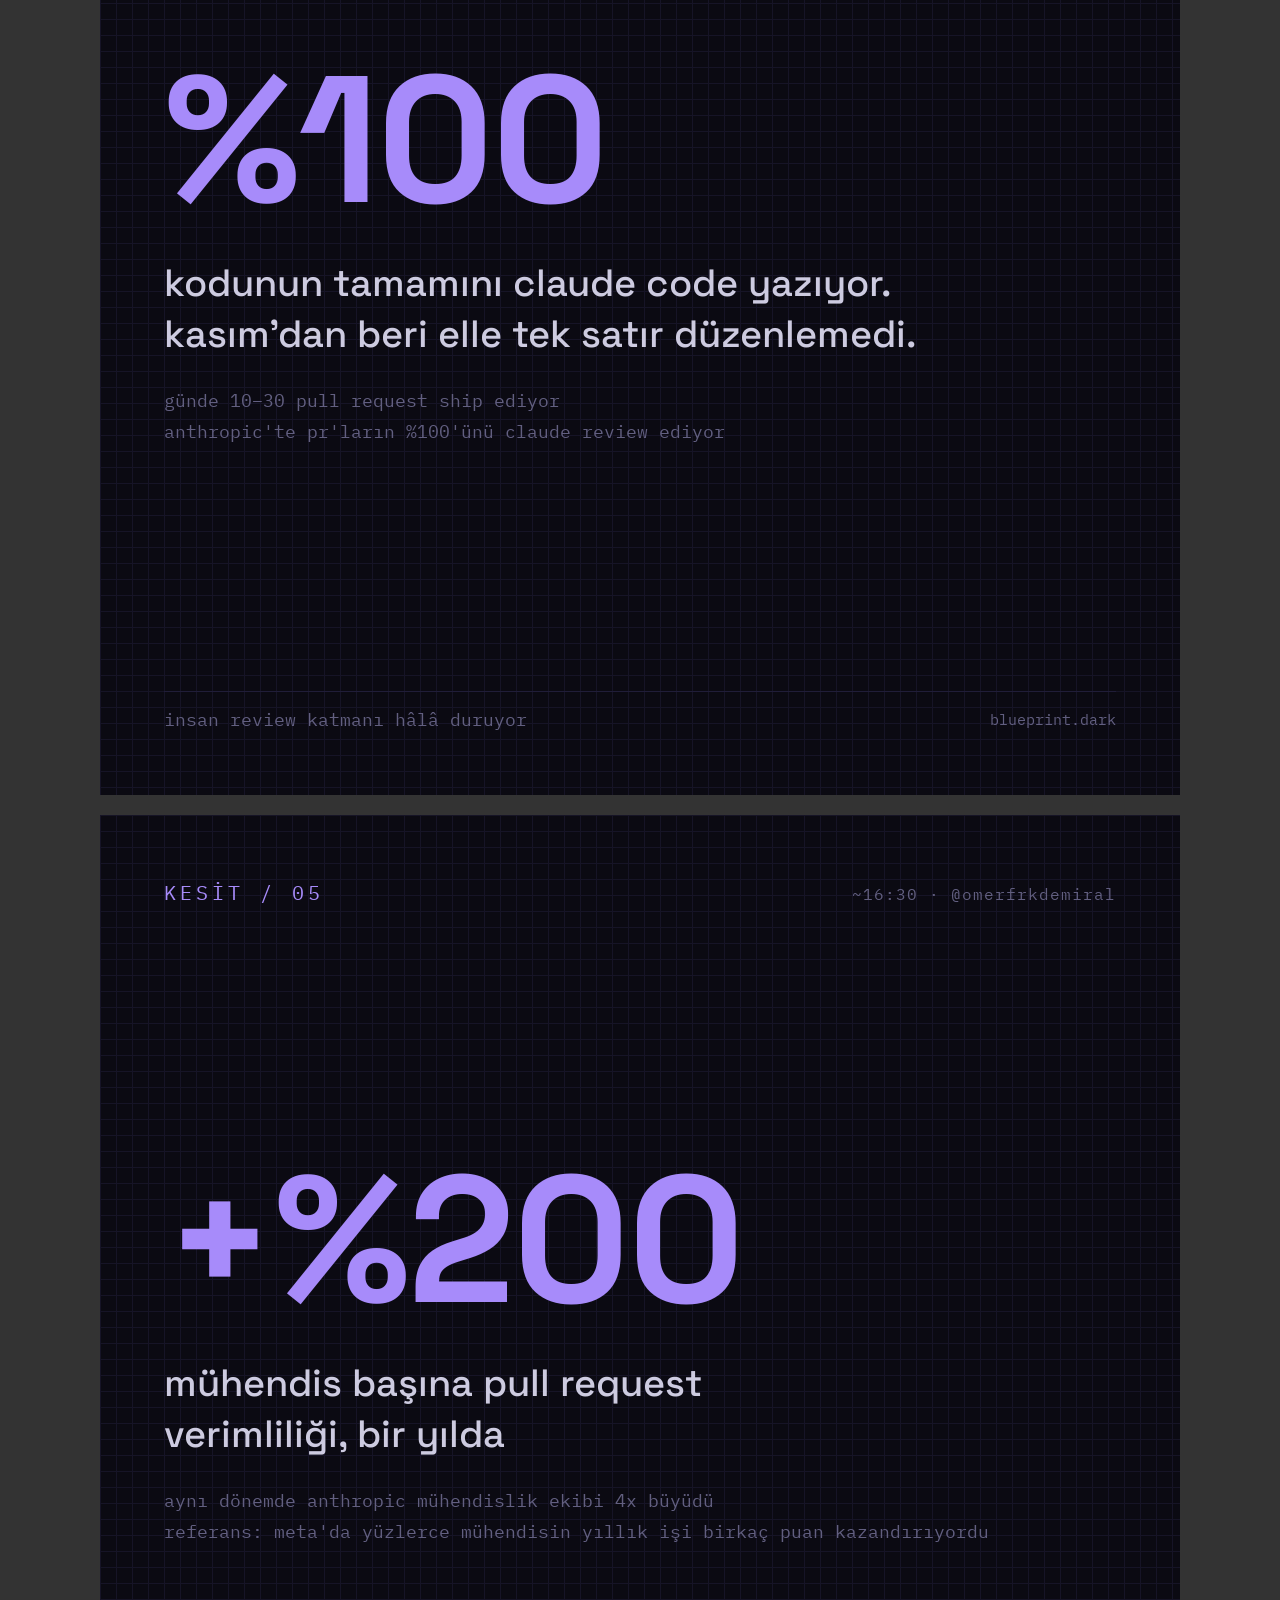
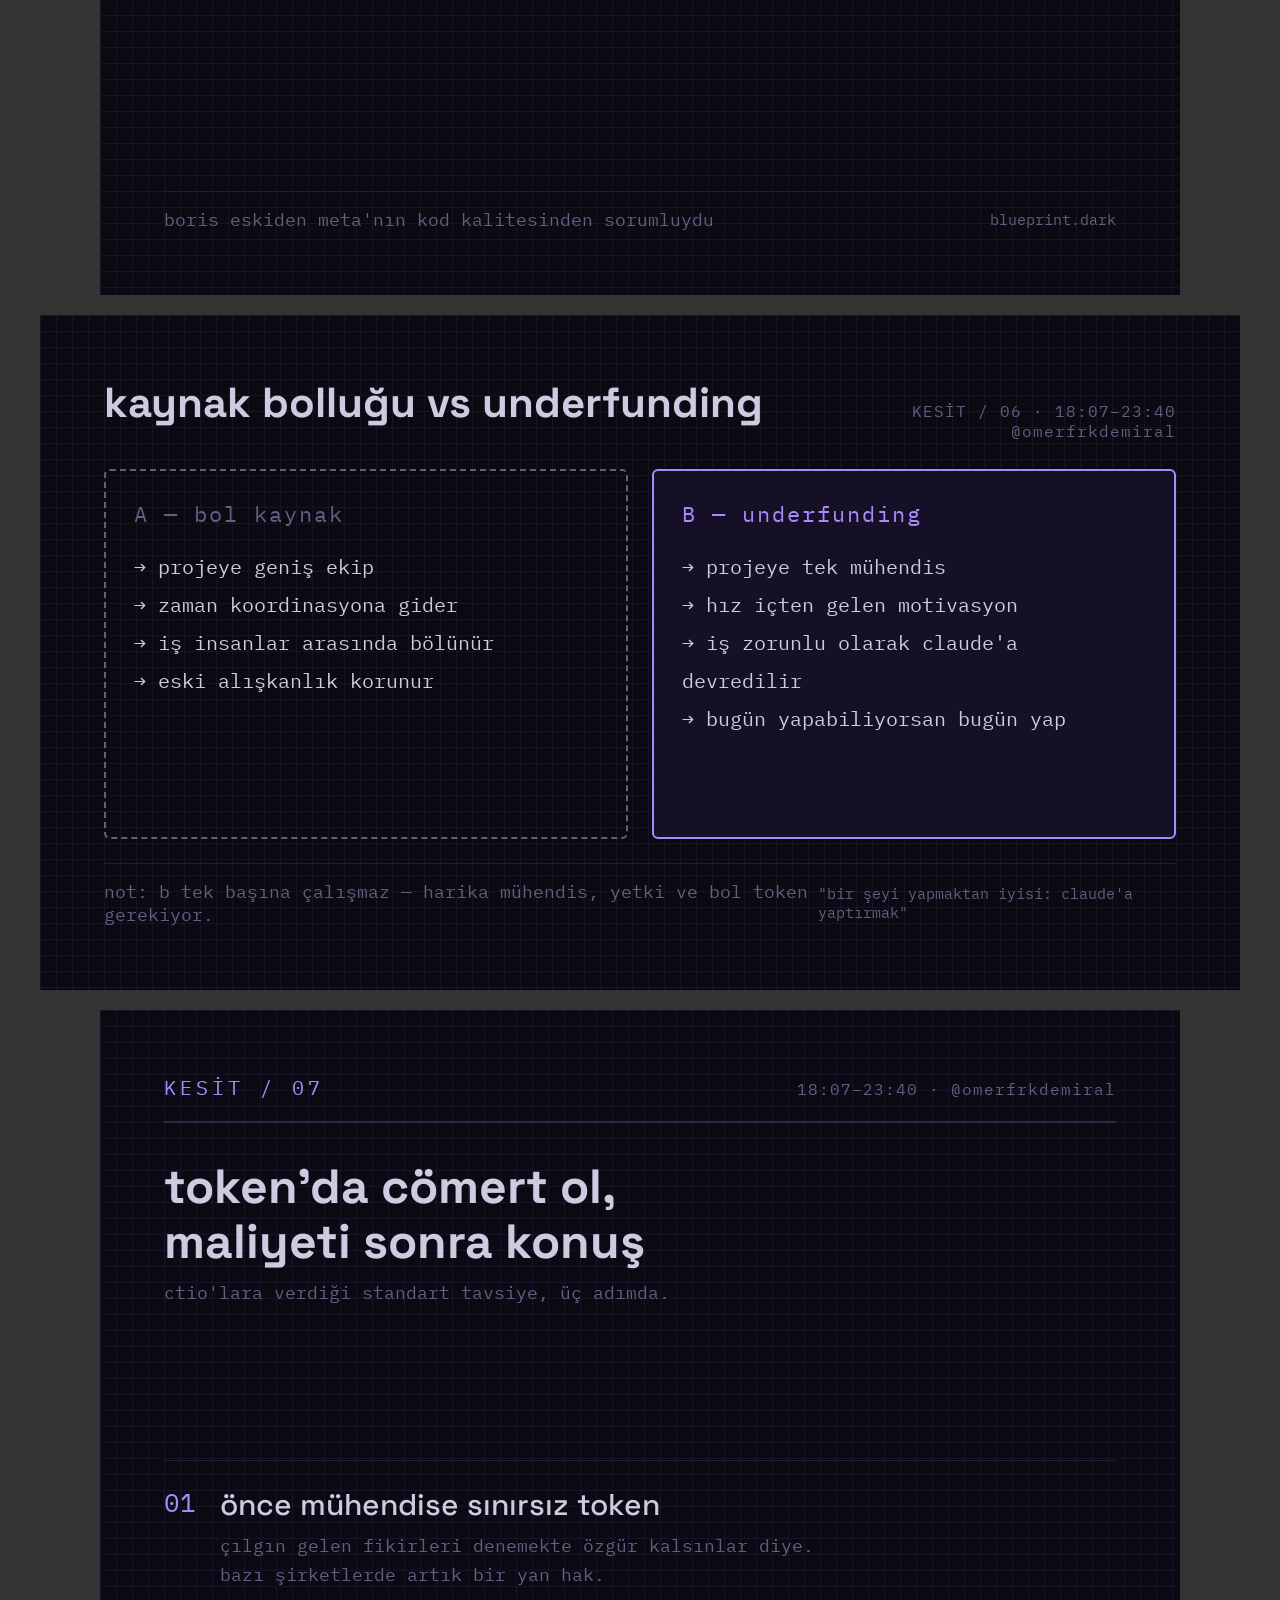
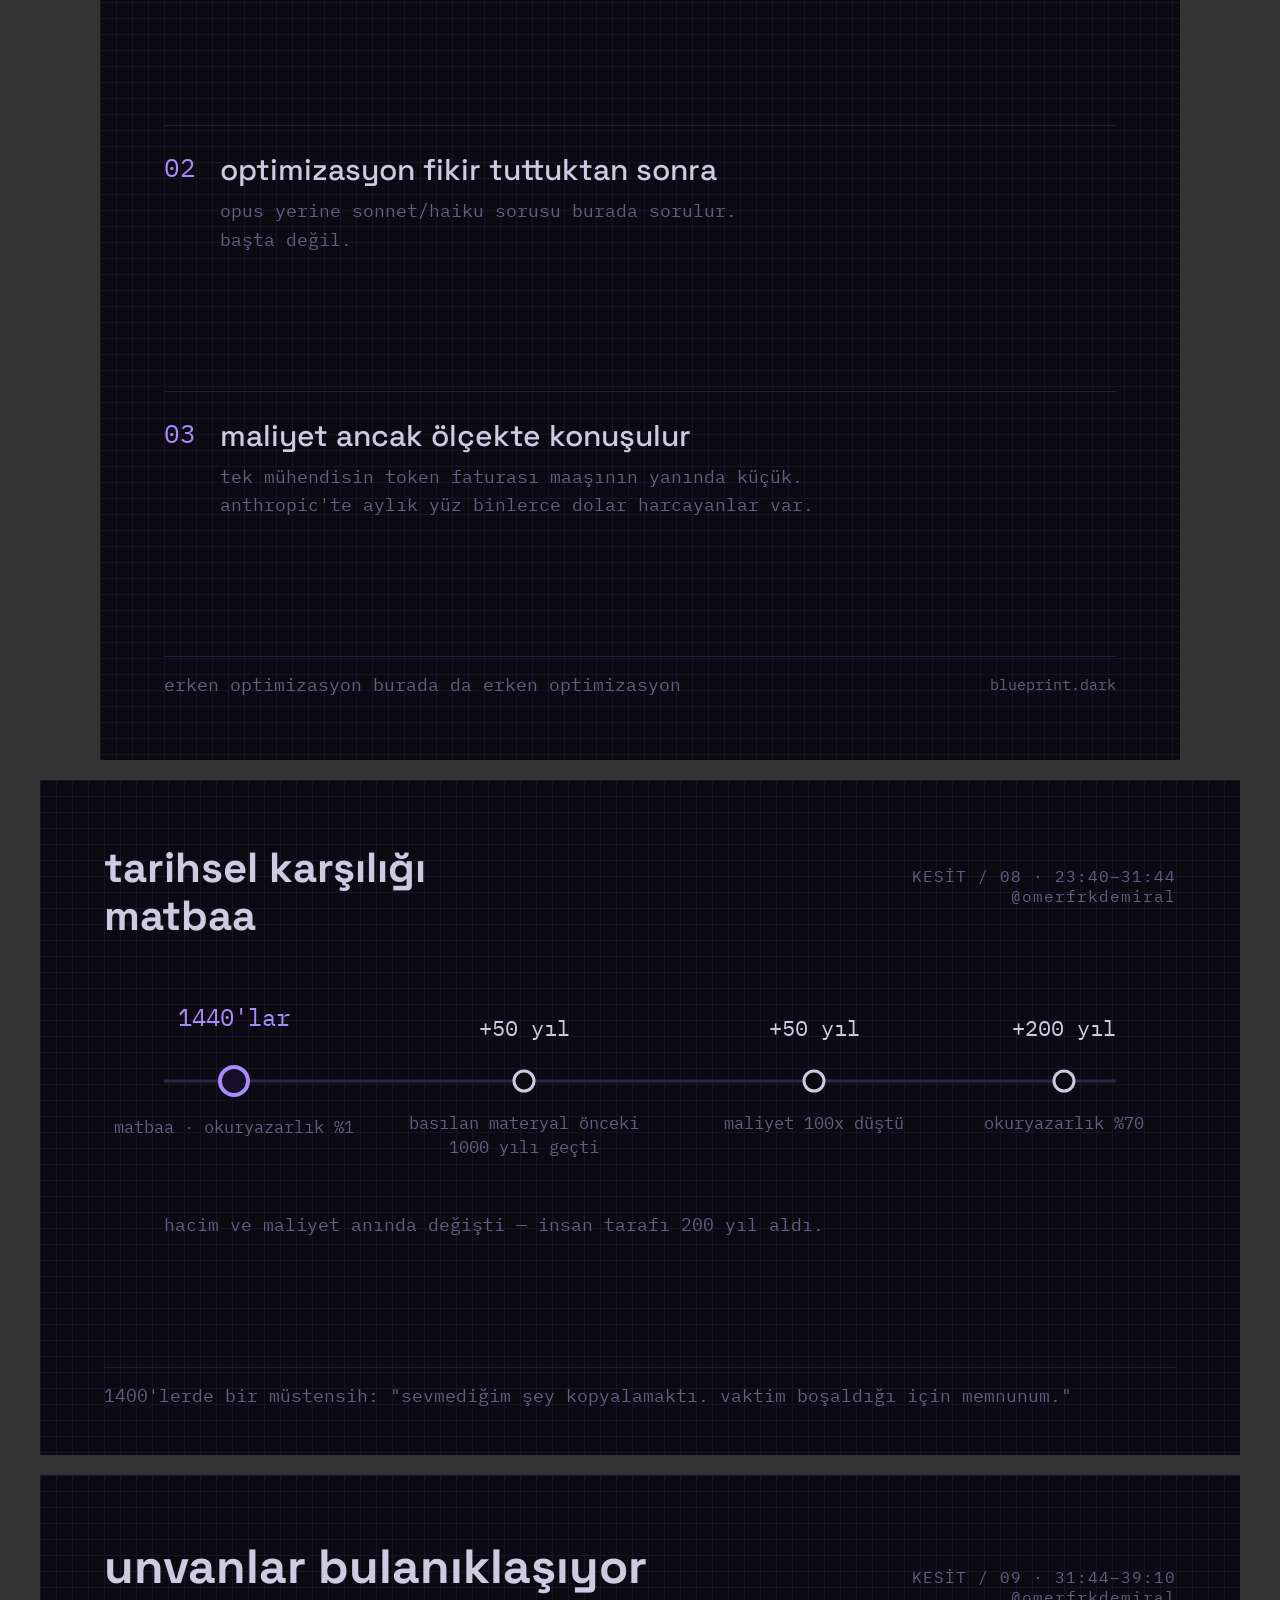
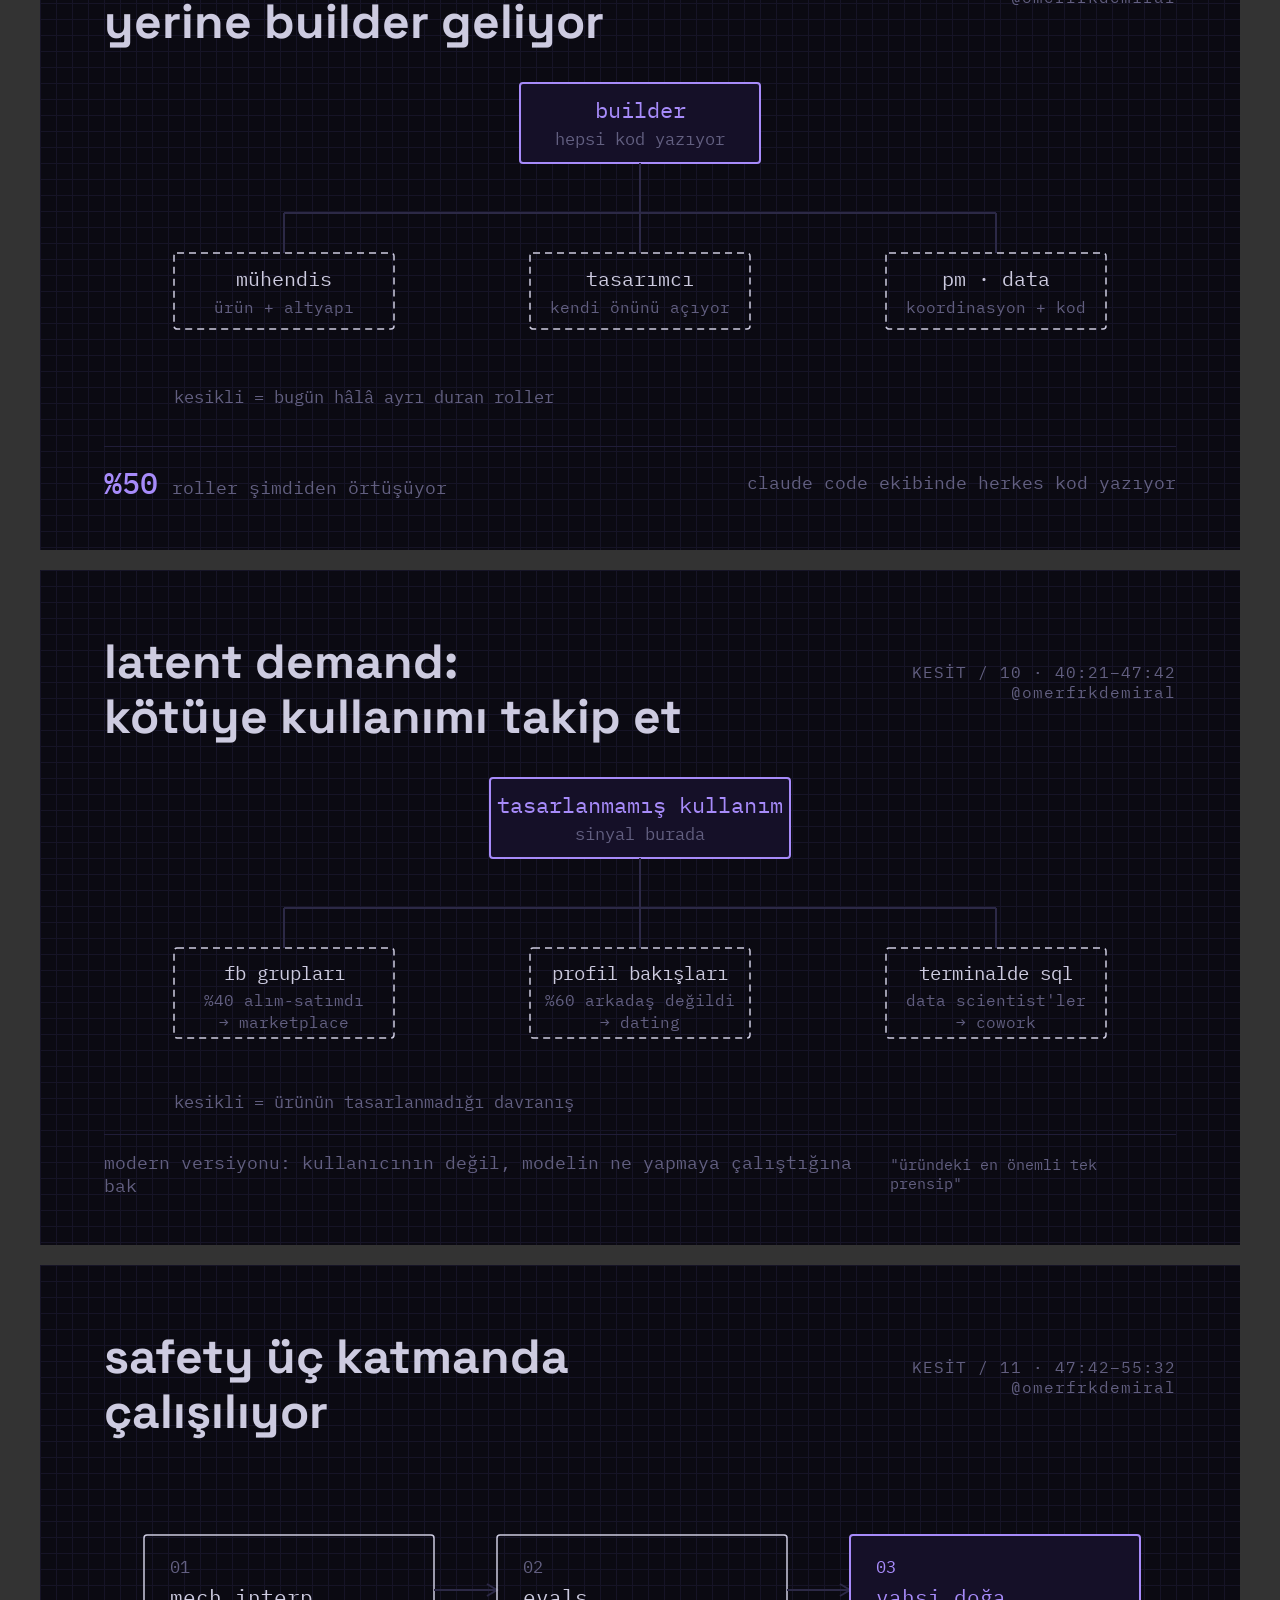
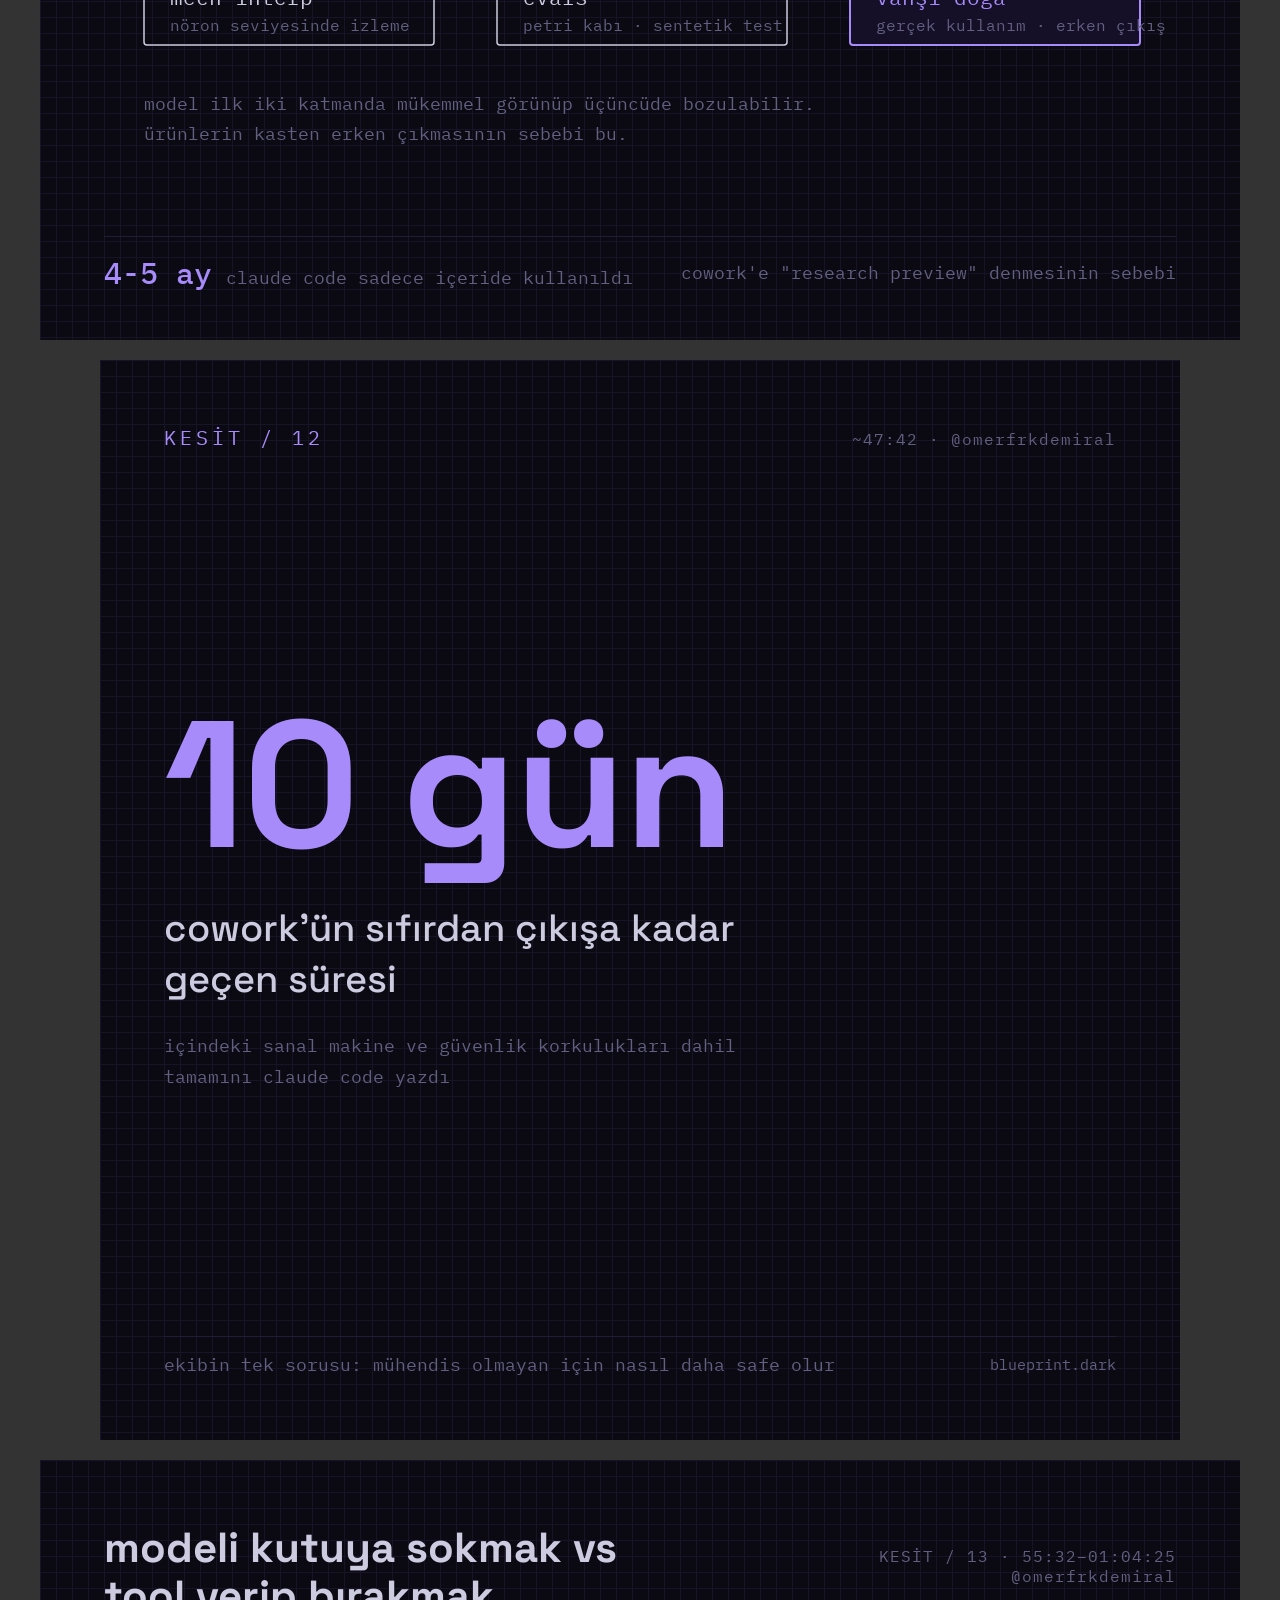
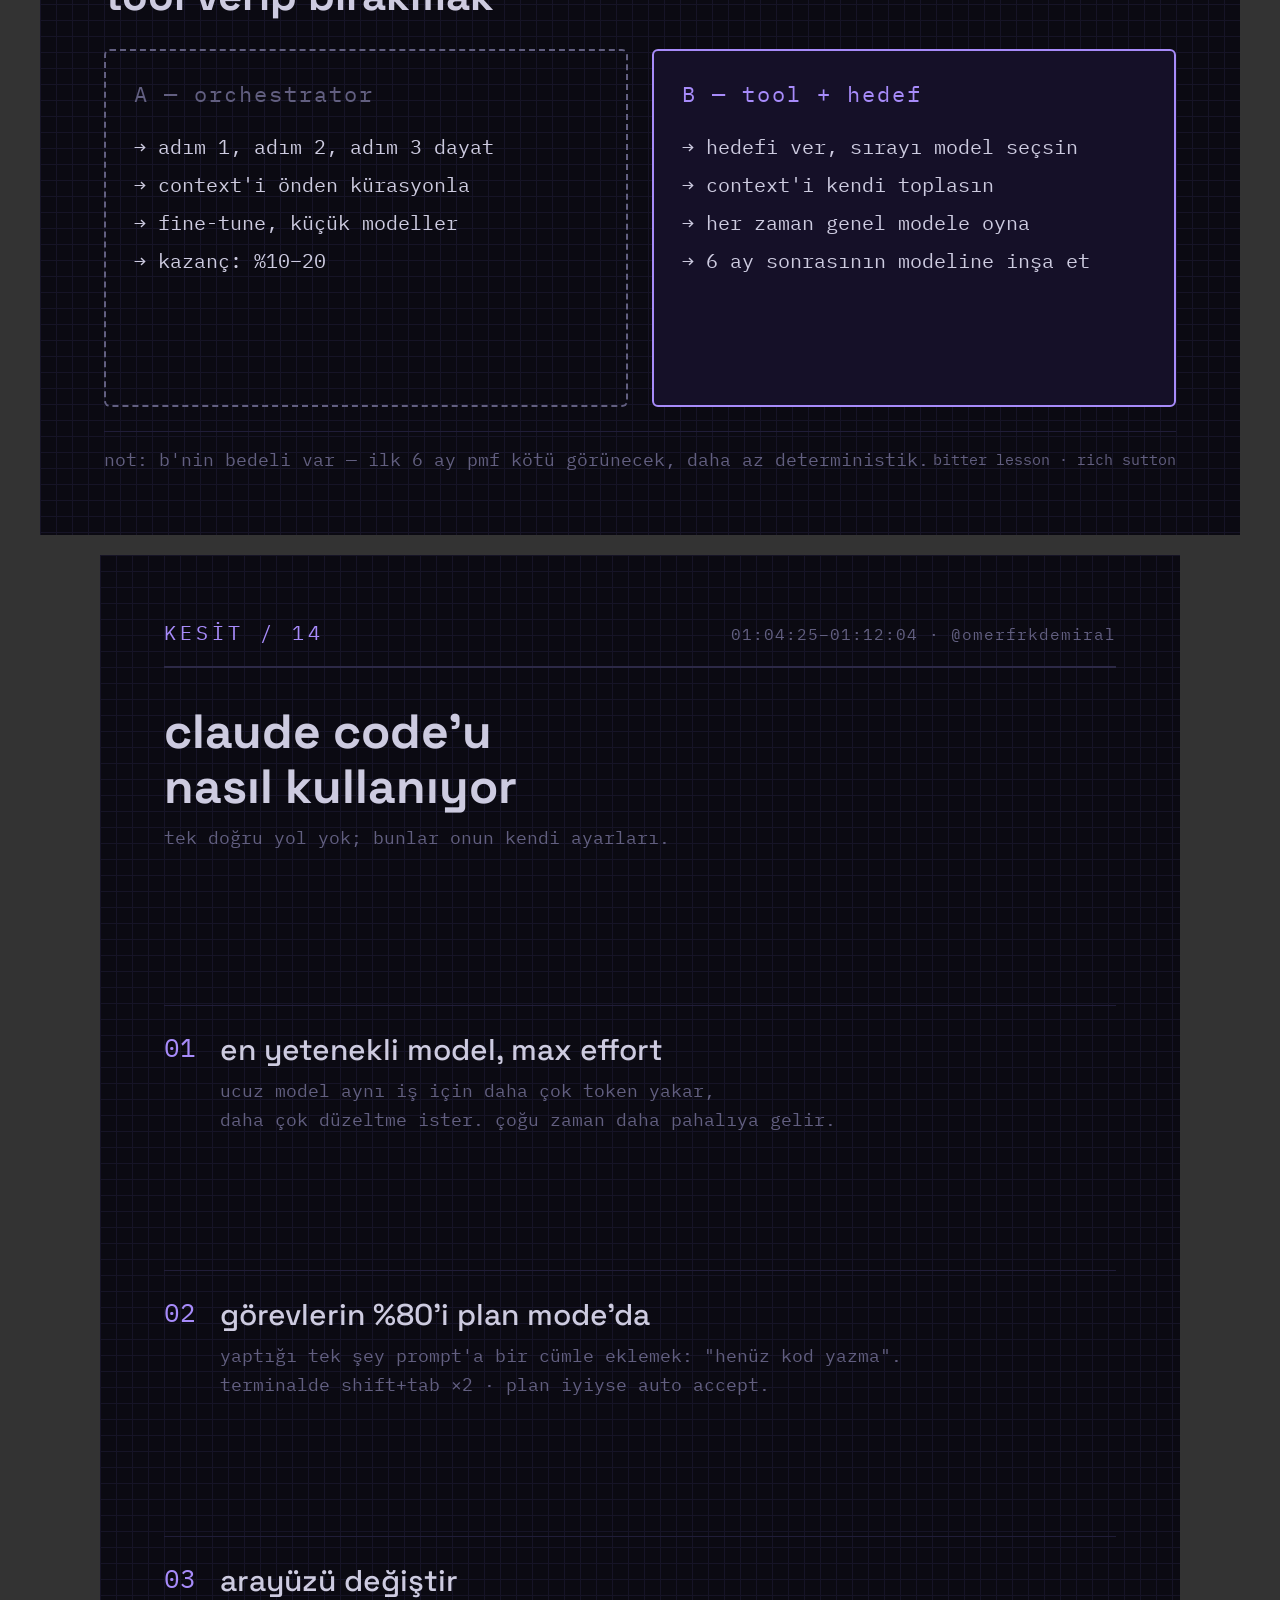
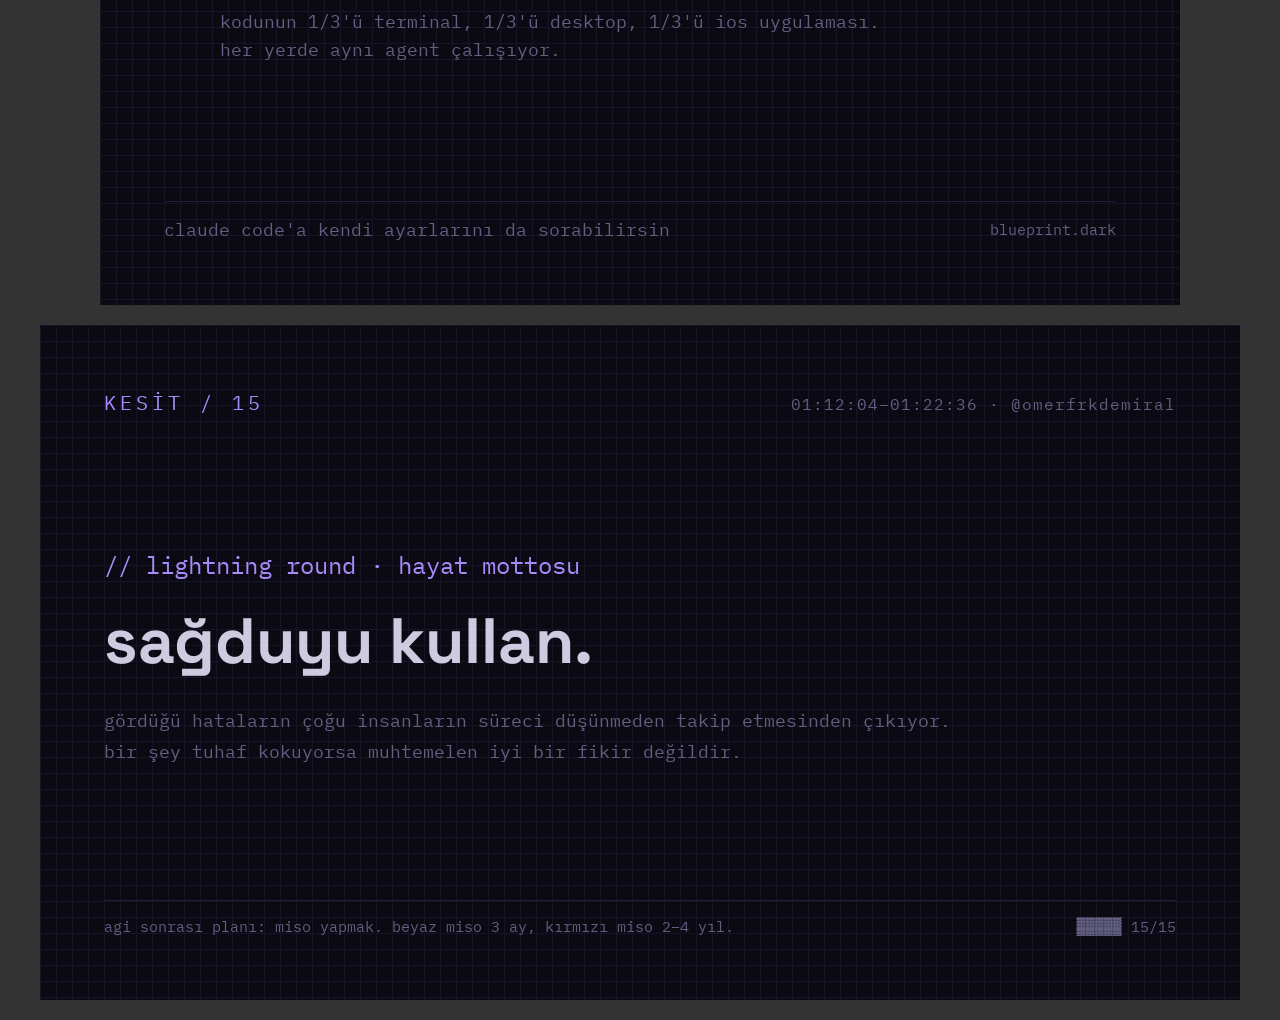
<file: video-notlari/lennys-podcast-boris-cherny/infografik.html>
<!DOCTYPE html>
<html lang="tr">
<head>
<meta charset="utf-8">
<title>claude code kesitleri — blueprint.dark</title>
<link rel="stylesheet" href="https://fonts.googleapis.com/css2?family=Space+Grotesk:wght@400;500;700&family=IBM+Plex+Mono:wght@400;500&display=swap">
<style>
/* blueprint.dark token'ları — DEĞİŞTİRME */
:root {
  --bg:#0B0A12; --grid:#161426; --ink:#CDCBE0; --accent:#A78BFA;
  --accent-fill:#151028; --line:#2C2946; --muted:#625F80; --div:#201D38; --code:#08070E;
}
* { margin:0; padding:0; box-sizing:border-box; }
body { background:#333; font-family:'Space Grotesk',sans-serif; color:var(--ink); }
.canvas {
  background:var(--bg);
  background-image:linear-gradient(var(--grid) 1px, transparent 1px), linear-gradient(90deg, var(--grid) 1px, transparent 1px);
  background-size:16px 16px;
  position:relative; overflow:hidden; margin:20px auto;
}
.r169 { width:1200px; height:675px; padding:64px; }
.r11  { width:1080px; height:1080px; padding:64px; }
.r45  { width:1080px; height:1350px; padding:64px; }
.mono { font-family:'IBM Plex Mono',monospace; }
.serial { font-family:'IBM Plex Mono',monospace; font-size:20px; letter-spacing:4px; color:var(--accent); }
.handle { font-family:'IBM Plex Mono',monospace; font-size:16px; color:var(--muted); letter-spacing:1px; }
.h1 { font-size:48px; font-weight:700; line-height:1.15; color:var(--ink); }
.sub { font-family:'IBM Plex Mono',monospace; font-size:24px; color:var(--accent); }
.note { font-family:'IBM Plex Mono',monospace; font-size:18px; color:var(--muted); }
.topbar { display:flex; justify-content:space-between; align-items:baseline; }
.botbar { border-top:1px solid var(--div); padding-top:16px; display:flex; justify-content:space-between; align-items:center; }
.metric-n { font-family:'IBM Plex Mono',monospace; font-size:30px; font-weight:500; color:var(--accent); margin-right:10px; }
.metric-l { font-family:'IBM Plex Mono',monospace; font-size:18px; color:var(--muted); }
.big { font-size:180px; font-weight:700; color:var(--accent); line-height:1; letter-spacing:-2px; }
.ctx { font-size:38px; font-weight:500; margin-top:28px; line-height:1.35; }
</style>
</head>
<body>

<!-- 01 · METRİK · bölüm 01 -->
<section class="canvas r11" style="display:flex; flex-direction:column;">
  <div class="topbar">
    <span class="serial">KESİT / 01</span>
    <span class="handle">00:00–09:11 · @omerfrkdemiral</span>
  </div>
  <div style="flex:1; display:flex; flex-direction:column; justify-content:center;">
    <div class="big">%4</div>
    <div class="ctx">dünyadaki tüm public github<br>commit'ini artık claude code yazıyor</div>
    <div class="note" style="margin-top:26px; line-height:1.7;">yıl sonu tahmini 1/5 · private repo'lar bu sayının dışında<br>kaynak: semianalysis raporu, podcast'te aktarıldı</div>
  </div>
  <div class="botbar">
    <span class="note">asıl mesele rakam değil: büyüme hâlâ hızlanıyor</span>
    <span class="note" style="font-size:15px;">blueprint.dark</span>
  </div>
</section>

<!-- 02 · METRİK · bölüm 01 -->
<section class="canvas r11" style="display:flex; flex-direction:column;">
  <div class="topbar">
    <span class="serial">KESİT / 02</span>
    <span class="handle">~05:00 · @omerfrkdemiral</span>
  </div>
  <div style="flex:1; display:flex; flex-direction:column; justify-content:center;">
    <div class="big">2</div>
    <div class="ctx">claude code'u içeride duyurduğu<br>post'un aldığı like sayısı</div>
    <div class="note" style="margin-top:26px; line-height:1.7;">içeride "coding tool" denince herkes ide düşünüyordu<br>terminalde yazdı çünkü ilk birkaç ay tek kullanıcı kendisiydi</div>
  </div>
  <div class="botbar">
    <span class="note">ürün dersi: başlangıçta işleri biraz underfund et</span>
    <span class="note" style="font-size:15px;">blueprint.dark</span>
  </div>
</section>

<!-- 03 · SÜREÇ ŞERİDİ · bölüm 02 -->
<section class="canvas r169">
  <div class="topbar" style="margin-bottom:40px;">
    <div class="h1" style="font-size:42px;">tahmin değildi,<br>sadece çizgiyi uzattı</div>
    <span class="handle" style="text-align:right;">KESİT / 03 · 09:11–18:07<br>@omerfrkdemiral</span>
  </div>
  <svg viewBox="0 0 1072 300" style="width:100%;">
    <line x1="60" y1="100" x2="1012" y2="100" stroke="#2C2946" stroke-width="3"/>
    <circle cx="130" cy="100" r="10" fill="#0B0A12" stroke="#CDCBE0" stroke-width="3"/>
    <circle cx="420" cy="100" r="10" fill="#0B0A12" stroke="#CDCBE0" stroke-width="3"/>
    <circle cx="710" cy="100" r="14" fill="#151028" stroke="#A78BFA" stroke-width="4"/>
    <circle cx="960" cy="100" r="10" fill="#0B0A12" stroke="#CDCBE0" stroke-width="3"/>
    <text x="130" y="55" text-anchor="middle" fill="#CDCBE0" font-family="IBM Plex Mono" font-size="22">mayıs '25</text>
    <text x="420" y="55" text-anchor="middle" fill="#CDCBE0" font-family="IBM Plex Mono" font-size="22">opus 4</text>
    <text x="710" y="45" text-anchor="middle" fill="#A78BFA" font-family="IBM Plex Mono" font-size="24">kasım '25</text>
    <text x="960" y="55" text-anchor="middle" fill="#CDCBE0" font-family="IBM Plex Mono" font-size="22">bugün</text>
    <text x="130" y="148" text-anchor="middle" fill="#625F80" font-family="IBM Plex Mono" font-size="17">tahmin: ide'ye</text>
    <text x="130" y="172" text-anchor="middle" fill="#625F80" font-family="IBM Plex Mono" font-size="17">gerek kalmayacak</text>
    <text x="420" y="148" text-anchor="middle" fill="#625F80" font-family="IBM Plex Mono" font-size="17">ilk sert kırılma</text>
    <text x="420" y="172" text-anchor="middle" fill="#625F80" font-family="IBM Plex Mono" font-size="17">büyüme exponential</text>
    <text x="710" y="152" text-anchor="middle" fill="#625F80" font-family="IBM Plex Mono" font-size="17">kodun %100'ü</text>
    <text x="960" y="148" text-anchor="middle" fill="#625F80" font-family="IBM Plex Mono" font-size="17">sektöre yayılıyor</text>
    <path d="M 780 200 C 870 258, 550 258, 640 200" fill="none" stroke="#A78BFA" stroke-width="2.5" stroke-dasharray="8 6"/>
    <text x="710" y="290" text-anchor="middle" fill="#A78BFA" font-family="IBM Plex Mono" font-size="19">eğriyi her ay yeniden uzat</text>
  </svg>
  <div class="botbar" style="position:absolute; left:64px; right:64px; bottom:48px;">
    <span class="note">salon şok olmuştu; sezgiye uymuyordu ama eğri zaten oraya gidiyordu</span>
    <span class="note" style="font-size:15px;">kurucuların üçü scaling laws yazarı</span>
  </div>
</section>

<!-- 04 · METRİK · bölüm 02 -->
<section class="canvas r11" style="display:flex; flex-direction:column;">
  <div class="topbar">
    <span class="serial">KESİT / 04</span>
    <span class="handle">~13:00 · @omerfrkdemiral</span>
  </div>
  <div style="flex:1; display:flex; flex-direction:column; justify-content:center;">
    <div class="big">%100</div>
    <div class="ctx">kodunun tamamını claude code yazıyor.<br>kasım'dan beri elle tek satır düzenlemedi.</div>
    <div class="note" style="margin-top:26px; line-height:1.7;">günde 10–30 pull request ship ediyor<br>anthropic'te pr'ların %100'ünü claude review ediyor</div>
  </div>
  <div class="botbar">
    <span class="note">insan review katmanı hâlâ duruyor</span>
    <span class="note" style="font-size:15px;">blueprint.dark</span>
  </div>
</section>

<!-- 05 · METRİK · bölüm 02 -->
<section class="canvas r11" style="display:flex; flex-direction:column;">
  <div class="topbar">
    <span class="serial">KESİT / 05</span>
    <span class="handle">~16:30 · @omerfrkdemiral</span>
  </div>
  <div style="flex:1; display:flex; flex-direction:column; justify-content:center;">
    <div class="big">+%200</div>
    <div class="ctx">mühendis başına pull request<br>verimliliği, bir yılda</div>
    <div class="note" style="margin-top:26px; line-height:1.7;">aynı dönemde anthropic mühendislik ekibi 4x büyüdü<br>referans: meta'da yüzlerce mühendisin yıllık işi birkaç puan kazandırıyordu</div>
  </div>
  <div class="botbar">
    <span class="note">boris eskiden meta'nın kod kalitesinden sorumluydu</span>
    <span class="note" style="font-size:15px;">blueprint.dark</span>
  </div>
</section>

<!-- 06 · KARŞILAŞTIRMA · bölüm 03 -->
<section class="canvas r169" style="display:flex; flex-direction:column;">
  <div class="topbar" style="margin-bottom:28px;">
    <div class="h1" style="font-size:42px;">kaynak bolluğu vs underfunding</div>
    <span class="handle" style="text-align:right;">KESİT / 06 · 18:07–23:40<br>@omerfrkdemiral</span>
  </div>
  <div style="display:flex; gap:24px; flex:1;">
    <div style="flex:1; border:2px dashed var(--muted); border-radius:6px; padding:28px;">
      <div class="mono" style="font-size:22px; color:var(--muted); letter-spacing:2px; margin-bottom:20px;">A — bol kaynak</div>
      <div class="mono" style="font-size:20px; line-height:1.9;">→ projeye geniş ekip<br>→ zaman koordinasyona gider<br>→ iş insanlar arasında bölünür<br>→ eski alışkanlık korunur</div>
    </div>
    <div style="flex:1; border:2.5px solid var(--accent); background:var(--accent-fill); border-radius:6px; padding:28px;">
      <div class="mono" style="font-size:22px; color:var(--accent); letter-spacing:2px; margin-bottom:20px;">B — underfunding</div>
      <div class="mono" style="font-size:20px; line-height:1.9;">→ projeye tek mühendis<br>→ hız içten gelen motivasyon<br>→ iş zorunlu olarak claude'a devredilir<br>→ bugün yapabiliyorsan bugün yap</div>
    </div>
  </div>
  <div class="botbar" style="margin-top:24px;">
    <span class="note">not: b tek başına çalışmaz — harika mühendis, yetki ve bol token gerekiyor.</span>
    <span class="note" style="font-size:15px;">"bir şeyi yapmaktan iyisi: claude'a yaptırmak"</span>
  </div>
</section>

<!-- 07 · SÜZGEÇ · bölüm 03 -->
<section class="canvas r45" style="display:flex; flex-direction:column;">
  <div class="topbar" style="border-bottom:2px solid var(--line); padding-bottom:20px;">
    <span class="serial">KESİT / 07</span>
    <span class="handle">18:07–23:40 · @omerfrkdemiral</span>
  </div>
  <div class="h1" style="margin-top:36px;">token'da cömert ol,<br>maliyeti sonra konuş</div>
  <div class="note" style="margin-top:12px;">ctio'lara verdiği standart tavsiye, üç adımda.</div>
  <div style="flex:1; display:flex; flex-direction:column; justify-content:space-evenly; margin-top:20px;">
    <div style="border-top:1px solid var(--div); padding-top:24px; display:flex; gap:24px;">
      <span class="mono" style="color:var(--accent); font-size:26px;">01</span>
      <div>
        <div style="font-size:30px; font-weight:500;">önce mühendise sınırsız token</div>
        <div class="note" style="margin-top:8px; line-height:1.6;">çılgın gelen fikirleri denemekte özgür kalsınlar diye.<br>bazı şirketlerde artık bir yan hak.</div>
      </div>
    </div>
    <div style="border-top:1px solid var(--div); padding-top:24px; display:flex; gap:24px;">
      <span class="mono" style="color:var(--accent); font-size:26px;">02</span>
      <div>
        <div style="font-size:30px; font-weight:500;">optimizasyon fikir tuttuktan sonra</div>
        <div class="note" style="margin-top:8px; line-height:1.6;">opus yerine sonnet/haiku sorusu burada sorulur.<br>başta değil.</div>
      </div>
    </div>
    <div style="border-top:1px solid var(--div); padding-top:24px; display:flex; gap:24px;">
      <span class="mono" style="color:var(--accent); font-size:26px;">03</span>
      <div>
        <div style="font-size:30px; font-weight:500;">maliyet ancak ölçekte konuşulur</div>
        <div class="note" style="margin-top:8px; line-height:1.6;">tek mühendisin token faturası maaşının yanında küçük.<br>anthropic'te aylık yüz binlerce dolar harcayanlar var.</div>
      </div>
    </div>
  </div>
  <div class="botbar">
    <span class="note">erken optimizasyon burada da erken optimizasyon</span>
    <span class="note" style="font-size:15px;">blueprint.dark</span>
  </div>
</section>

<!-- 08 · SÜREÇ ŞERİDİ · bölüm 04 -->
<section class="canvas r169">
  <div class="topbar" style="margin-bottom:40px;">
    <div class="h1" style="font-size:42px;">tarihsel karşılığı<br>matbaa</div>
    <span class="handle" style="text-align:right;">KESİT / 08 · 23:40–31:44<br>@omerfrkdemiral</span>
  </div>
  <svg viewBox="0 0 1072 300" style="width:100%;">
    <line x1="60" y1="100" x2="1012" y2="100" stroke="#2C2946" stroke-width="3"/>
    <circle cx="130" cy="100" r="14" fill="#151028" stroke="#A78BFA" stroke-width="4"/>
    <circle cx="420" cy="100" r="10" fill="#0B0A12" stroke="#CDCBE0" stroke-width="3"/>
    <circle cx="710" cy="100" r="10" fill="#0B0A12" stroke="#CDCBE0" stroke-width="3"/>
    <circle cx="960" cy="100" r="10" fill="#0B0A12" stroke="#CDCBE0" stroke-width="3"/>
    <text x="130" y="45" text-anchor="middle" fill="#A78BFA" font-family="IBM Plex Mono" font-size="24">1440'lar</text>
    <text x="420" y="55" text-anchor="middle" fill="#CDCBE0" font-family="IBM Plex Mono" font-size="22">+50 yıl</text>
    <text x="710" y="55" text-anchor="middle" fill="#CDCBE0" font-family="IBM Plex Mono" font-size="22">+50 yıl</text>
    <text x="960" y="55" text-anchor="middle" fill="#CDCBE0" font-family="IBM Plex Mono" font-size="22">+200 yıl</text>
    <text x="130" y="152" text-anchor="middle" fill="#625F80" font-family="IBM Plex Mono" font-size="17">matbaa · okuryazarlık %1</text>
    <text x="420" y="148" text-anchor="middle" fill="#625F80" font-family="IBM Plex Mono" font-size="17">basılan materyal önceki</text>
    <text x="420" y="172" text-anchor="middle" fill="#625F80" font-family="IBM Plex Mono" font-size="17">1000 yılı geçti</text>
    <text x="710" y="148" text-anchor="middle" fill="#625F80" font-family="IBM Plex Mono" font-size="17">maliyet 100x düştü</text>
    <text x="960" y="148" text-anchor="middle" fill="#625F80" font-family="IBM Plex Mono" font-size="17">okuryazarlık %70</text>
    <text x="60" y="250" fill="#625F80" font-family="IBM Plex Mono" font-size="18">hacim ve maliyet anında değişti — insan tarafı 200 yıl aldı.</text>
  </svg>
  <div class="botbar" style="position:absolute; left:64px; right:64px; bottom:48px;">
    <span class="note">1400'lerde bir müstensih: "sevmediğim şey kopyalamaktı. vaktim boşaldığı için memnunum."</span>
  </div>
</section>

<!-- 09 · ŞEMA · bölüm 05 -->
<section class="canvas r169">
  <div class="topbar">
    <div class="h1">unvanlar bulanıklaşıyor<br>yerine builder geliyor</div>
    <span class="handle" style="text-align:right;">KESİT / 09 · 31:44–39:10<br>@omerfrkdemiral</span>
  </div>
  <svg viewBox="0 0 1072 380" style="width:100%; margin-top:24px;">
    <rect x="416" y="10" width="240" height="80" fill="#151028" stroke="#A78BFA" stroke-width="2" rx="3"/>
    <text x="536" y="45" text-anchor="middle" fill="#A78BFA" font-family="IBM Plex Mono" font-size="22">builder</text>
    <text x="536" y="72" text-anchor="middle" fill="#625F80" font-family="IBM Plex Mono" font-size="17">hepsi kod yazıyor</text>
    <line x1="536" y1="90" x2="536" y2="140" stroke="#2C2946" stroke-width="2"/>
    <line x1="180" y1="140" x2="892" y2="140" stroke="#2C2946" stroke-width="2"/>
    <line x1="180" y1="140" x2="180" y2="180" stroke="#2C2946" stroke-width="2"/>
    <line x1="536" y1="140" x2="536" y2="180" stroke="#2C2946" stroke-width="2"/>
    <line x1="892" y1="140" x2="892" y2="180" stroke="#2C2946" stroke-width="2"/>
    <rect x="70" y="180" width="220" height="76" fill="none" stroke="#CDCBE0" stroke-width="1.5" rx="3" stroke-dasharray="7 5"/>
    <text x="180" y="213" text-anchor="middle" fill="#CDCBE0" font-family="IBM Plex Mono" font-size="20">mühendis</text>
    <text x="180" y="240" text-anchor="middle" fill="#625F80" font-family="IBM Plex Mono" font-size="16">ürün + altyapı</text>
    <rect x="426" y="180" width="220" height="76" fill="none" stroke="#CDCBE0" stroke-width="1.5" rx="3" stroke-dasharray="7 5"/>
    <text x="536" y="213" text-anchor="middle" fill="#CDCBE0" font-family="IBM Plex Mono" font-size="20">tasarımcı</text>
    <text x="536" y="240" text-anchor="middle" fill="#625F80" font-family="IBM Plex Mono" font-size="16">kendi önünü açıyor</text>
    <rect x="782" y="180" width="220" height="76" fill="none" stroke="#CDCBE0" stroke-width="1.5" rx="3" stroke-dasharray="7 5"/>
    <text x="892" y="213" text-anchor="middle" fill="#CDCBE0" font-family="IBM Plex Mono" font-size="20">pm · data</text>
    <text x="892" y="240" text-anchor="middle" fill="#625F80" font-family="IBM Plex Mono" font-size="16">koordinasyon + kod</text>
    <text x="70" y="330" fill="#625F80" font-family="IBM Plex Mono" font-size="17">kesikli = bugün hâlâ ayrı duran roller</text>
  </svg>
  <div class="botbar" style="position:absolute; left:64px; right:64px; bottom:48px;">
    <div style="display:flex; gap:40px;">
      <div><span class="metric-n">%50</span> <span class="metric-l">roller şimdiden örtüşüyor</span></div>
    </div>
    <span class="note">claude code ekibinde herkes kod yazıyor</span>
  </div>
</section>

<!-- 10 · ŞEMA · bölüm 06 -->
<section class="canvas r169">
  <div class="topbar">
    <div class="h1">latent demand:<br>kötüye kullanımı takip et</div>
    <span class="handle" style="text-align:right;">KESİT / 10 · 40:21–47:42<br>@omerfrkdemiral</span>
  </div>
  <svg viewBox="0 0 1072 380" style="width:100%; margin-top:24px;">
    <rect x="386" y="10" width="300" height="80" fill="#151028" stroke="#A78BFA" stroke-width="2" rx="3"/>
    <text x="536" y="45" text-anchor="middle" fill="#A78BFA" font-family="IBM Plex Mono" font-size="22">tasarlanmamış kullanım</text>
    <text x="536" y="72" text-anchor="middle" fill="#625F80" font-family="IBM Plex Mono" font-size="17">sinyal burada</text>
    <line x1="536" y1="90" x2="536" y2="140" stroke="#2C2946" stroke-width="2"/>
    <line x1="180" y1="140" x2="892" y2="140" stroke="#2C2946" stroke-width="2"/>
    <line x1="180" y1="140" x2="180" y2="180" stroke="#2C2946" stroke-width="2"/>
    <line x1="536" y1="140" x2="536" y2="180" stroke="#2C2946" stroke-width="2"/>
    <line x1="892" y1="140" x2="892" y2="180" stroke="#2C2946" stroke-width="2"/>
    <rect x="70" y="180" width="220" height="90" fill="none" stroke="#CDCBE0" stroke-width="1.5" rx="3" stroke-dasharray="7 5"/>
    <text x="180" y="212" text-anchor="middle" fill="#CDCBE0" font-family="IBM Plex Mono" font-size="19">fb grupları</text>
    <text x="180" y="238" text-anchor="middle" fill="#625F80" font-family="IBM Plex Mono" font-size="16">%40 alım-satımdı</text>
    <text x="180" y="260" text-anchor="middle" fill="#625F80" font-family="IBM Plex Mono" font-size="16">→ marketplace</text>
    <rect x="426" y="180" width="220" height="90" fill="none" stroke="#CDCBE0" stroke-width="1.5" rx="3" stroke-dasharray="7 5"/>
    <text x="536" y="212" text-anchor="middle" fill="#CDCBE0" font-family="IBM Plex Mono" font-size="19">profil bakışları</text>
    <text x="536" y="238" text-anchor="middle" fill="#625F80" font-family="IBM Plex Mono" font-size="16">%60 arkadaş değildi</text>
    <text x="536" y="260" text-anchor="middle" fill="#625F80" font-family="IBM Plex Mono" font-size="16">→ dating</text>
    <rect x="782" y="180" width="220" height="90" fill="none" stroke="#CDCBE0" stroke-width="1.5" rx="3" stroke-dasharray="7 5"/>
    <text x="892" y="212" text-anchor="middle" fill="#CDCBE0" font-family="IBM Plex Mono" font-size="19">terminalde sql</text>
    <text x="892" y="238" text-anchor="middle" fill="#625F80" font-family="IBM Plex Mono" font-size="16">data scientist'ler</text>
    <text x="892" y="260" text-anchor="middle" fill="#625F80" font-family="IBM Plex Mono" font-size="16">→ cowork</text>
    <text x="70" y="340" fill="#625F80" font-family="IBM Plex Mono" font-size="17">kesikli = ürünün tasarlanmadığı davranış</text>
  </svg>
  <div class="botbar" style="position:absolute; left:64px; right:64px; bottom:48px;">
    <span class="note">modern versiyonu: kullanıcının değil, modelin ne yapmaya çalıştığına bak</span>
    <span class="note" style="font-size:15px;">"üründeki en önemli tek prensip"</span>
  </div>
</section>

<!-- 11 · ŞEMA · bölüm 07 -->
<section class="canvas r169">
  <div class="topbar">
    <div class="h1">safety üç katmanda<br>çalışılıyor</div>
    <span class="handle" style="text-align:right;">KESİT / 11 · 47:42–55:32<br>@omerfrkdemiral</span>
  </div>
  <svg viewBox="0 0 1072 380" style="width:100%; margin-top:36px;">
    <rect x="40" y="60" width="290" height="110" fill="none" stroke="#CDCBE0" stroke-width="1.5" rx="3"/>
    <text x="66" y="98" fill="#625F80" font-family="IBM Plex Mono" font-size="17">01</text>
    <text x="66" y="130" fill="#CDCBE0" font-family="IBM Plex Mono" font-size="21">mech interp</text>
    <text x="66" y="156" fill="#625F80" font-family="IBM Plex Mono" font-size="16">nöron seviyesinde izleme</text>
    <line x1="330" y1="115" x2="391" y2="115" stroke="#2C2946" stroke-width="2"/>
    <path d="M 383 109 L 393 115 L 383 121" fill="none" stroke="#2C2946" stroke-width="2"/>
    <rect x="393" y="60" width="290" height="110" fill="none" stroke="#CDCBE0" stroke-width="1.5" rx="3"/>
    <text x="419" y="98" fill="#625F80" font-family="IBM Plex Mono" font-size="17">02</text>
    <text x="419" y="130" fill="#CDCBE0" font-family="IBM Plex Mono" font-size="21">evals</text>
    <text x="419" y="156" fill="#625F80" font-family="IBM Plex Mono" font-size="16">petri kabı · sentetik test</text>
    <line x1="683" y1="115" x2="744" y2="115" stroke="#2C2946" stroke-width="2"/>
    <path d="M 736 109 L 746 115 L 736 121" fill="none" stroke="#2C2946" stroke-width="2"/>
    <rect x="746" y="60" width="290" height="110" fill="#151028" stroke="#A78BFA" stroke-width="2" rx="3"/>
    <text x="772" y="98" fill="#A78BFA" font-family="IBM Plex Mono" font-size="17">03</text>
    <text x="772" y="130" fill="#A78BFA" font-family="IBM Plex Mono" font-size="21">vahşi doğa</text>
    <text x="772" y="156" fill="#625F80" font-family="IBM Plex Mono" font-size="16">gerçek kullanım · erken çıkış</text>
    <text x="40" y="235" fill="#625F80" font-family="IBM Plex Mono" font-size="18">model ilk iki katmanda mükemmel görünüp üçüncüde bozulabilir.</text>
    <text x="40" y="265" fill="#625F80" font-family="IBM Plex Mono" font-size="18">ürünlerin kasten erken çıkmasının sebebi bu.</text>
  </svg>
  <div class="botbar" style="position:absolute; left:64px; right:64px; bottom:48px;">
    <div style="display:flex; gap:40px;">
      <div><span class="metric-n">4-5 ay</span> <span class="metric-l">claude code sadece içeride kullanıldı</span></div>
    </div>
    <span class="note">cowork'e "research preview" denmesinin sebebi</span>
  </div>
</section>

<!-- 12 · METRİK · bölüm 07 -->
<section class="canvas r11" style="display:flex; flex-direction:column;">
  <div class="topbar">
    <span class="serial">KESİT / 12</span>
    <span class="handle">~47:42 · @omerfrkdemiral</span>
  </div>
  <div style="flex:1; display:flex; flex-direction:column; justify-content:center;">
    <div class="big">10 gün</div>
    <div class="ctx">cowork'ün sıfırdan çıkışa kadar<br>geçen süresi</div>
    <div class="note" style="margin-top:26px; line-height:1.7;">içindeki sanal makine ve güvenlik korkulukları dahil<br>tamamını claude code yazdı</div>
  </div>
  <div class="botbar">
    <span class="note">ekibin tek sorusu: mühendis olmayan için nasıl daha safe olur</span>
    <span class="note" style="font-size:15px;">blueprint.dark</span>
  </div>
</section>

<!-- 13 · KARŞILAŞTIRMA · bölüm 08 -->
<section class="canvas r169" style="display:flex; flex-direction:column;">
  <div class="topbar" style="margin-bottom:28px;">
    <div class="h1" style="font-size:42px;">modeli kutuya sokmak vs<br>tool verip bırakmak</div>
    <span class="handle" style="text-align:right;">KESİT / 13 · 55:32–01:04:25<br>@omerfrkdemiral</span>
  </div>
  <div style="display:flex; gap:24px; flex:1;">
    <div style="flex:1; border:2px dashed var(--muted); border-radius:6px; padding:28px;">
      <div class="mono" style="font-size:22px; color:var(--muted); letter-spacing:2px; margin-bottom:20px;">A — orchestrator</div>
      <div class="mono" style="font-size:20px; line-height:1.9;">→ adım 1, adım 2, adım 3 dayat<br>→ context'i önden kürasyonla<br>→ fine-tune, küçük modeller<br>→ kazanç: %10–20</div>
    </div>
    <div style="flex:1; border:2.5px solid var(--accent); background:var(--accent-fill); border-radius:6px; padding:28px;">
      <div class="mono" style="font-size:22px; color:var(--accent); letter-spacing:2px; margin-bottom:20px;">B — tool + hedef</div>
      <div class="mono" style="font-size:20px; line-height:1.9;">→ hedefi ver, sırayı model seçsin<br>→ context'i kendi toplasın<br>→ her zaman genel modele oyna<br>→ 6 ay sonrasının modeline inşa et</div>
    </div>
  </div>
  <div class="botbar" style="margin-top:24px;">
    <span class="note">not: b'nin bedeli var — ilk 6 ay pmf kötü görünecek, daha az deterministik.</span>
    <span class="note" style="font-size:15px;">bitter lesson · rich sutton</span>
  </div>
</section>

<!-- 14 · SÜZGEÇ · bölüm 09 -->
<section class="canvas r45" style="display:flex; flex-direction:column;">
  <div class="topbar" style="border-bottom:2px solid var(--line); padding-bottom:20px;">
    <span class="serial">KESİT / 14</span>
    <span class="handle">01:04:25–01:12:04 · @omerfrkdemiral</span>
  </div>
  <div class="h1" style="margin-top:36px;">claude code'u<br>nasıl kullanıyor</div>
  <div class="note" style="margin-top:12px;">tek doğru yol yok; bunlar onun kendi ayarları.</div>
  <div style="flex:1; display:flex; flex-direction:column; justify-content:space-evenly; margin-top:20px;">
    <div style="border-top:1px solid var(--div); padding-top:24px; display:flex; gap:24px;">
      <span class="mono" style="color:var(--accent); font-size:26px;">01</span>
      <div>
        <div style="font-size:30px; font-weight:500;">en yetenekli model, max effort</div>
        <div class="note" style="margin-top:8px; line-height:1.6;">ucuz model aynı iş için daha çok token yakar,<br>daha çok düzeltme ister. çoğu zaman daha pahalıya gelir.</div>
      </div>
    </div>
    <div style="border-top:1px solid var(--div); padding-top:24px; display:flex; gap:24px;">
      <span class="mono" style="color:var(--accent); font-size:26px;">02</span>
      <div>
        <div style="font-size:30px; font-weight:500;">görevlerin %80'i plan mode'da</div>
        <div class="note" style="margin-top:8px; line-height:1.6;">yaptığı tek şey prompt'a bir cümle eklemek: "henüz kod yazma".<br>terminalde shift+tab ×2 · plan iyiyse auto accept.</div>
      </div>
    </div>
    <div style="border-top:1px solid var(--div); padding-top:24px; display:flex; gap:24px;">
      <span class="mono" style="color:var(--accent); font-size:26px;">03</span>
      <div>
        <div style="font-size:30px; font-weight:500;">arayüzü değiştir</div>
        <div class="note" style="margin-top:8px; line-height:1.6;">kodunun 1/3'ü terminal, 1/3'ü desktop, 1/3'ü ios uygulaması.<br>her yerde aynı agent çalışıyor.</div>
      </div>
    </div>
  </div>
  <div class="botbar">
    <span class="note">claude code'a kendi ayarlarını da sorabilirsin</span>
    <span class="note" style="font-size:15px;">blueprint.dark</span>
  </div>
</section>

<!-- 15 · HOOK · bölüm 10 -->
<section class="canvas r169" style="display:flex; flex-direction:column;">
  <div class="topbar">
    <span class="serial">KESİT / 15</span>
    <span class="handle">01:12:04–01:22:36 · @omerfrkdemiral</span>
  </div>
  <div style="flex:1; display:flex; flex-direction:column; justify-content:center;">
    <div class="sub" style="margin-bottom:24px;">// lightning round · hayat mottosu</div>
    <div class="h1" style="font-size:64px;">sağduyu kullan.</div>
    <div class="note" style="margin-top:28px; line-height:1.7;">gördüğü hataların çoğu insanların süreci düşünmeden takip etmesinden çıkıyor.<br>bir şey tuhaf kokuyorsa muhtemelen iyi bir fikir değildir.</div>
  </div>
  <div class="botbar">
    <span class="note" style="font-size:15px;">agi sonrası planı: miso yapmak. beyaz miso 3 ay, kırmızı miso 2–4 yıl.</span>
    <span class="note" style="font-size:15px;">▓▓▓▓▓ 15/15</span>
  </div>
</section>

</body>
</html>
</file>
<file: assets/live.css>
/* canlı sayfa katmanı — export'u etkilemez, sadece tarayıcıda görünümü düzenler */
body { background:#08070E; padding:0 0 72px; }

.page-head {
  max-width:1200px; margin:0 auto; padding:64px 24px 24px;
  font-family:'IBM Plex Mono',monospace; color:#625F80;
}
.page-head .back { font-size:15px; letter-spacing:1px; color:#A78BFA; text-decoration:none; }
.page-head .back:hover { text-decoration:underline; }
.page-head h1 {
  font-family:'Space Grotesk',sans-serif; color:#CDCBE0;
  font-size:38px; font-weight:700; line-height:1.2; margin:20px 0 12px;
}
.page-head p { font-size:16px; line-height:1.75; max-width:70ch; }
.page-head .meta { margin-top:18px; font-size:14px; letter-spacing:1px; }
.page-head .rule { border:0; border-top:1px solid #201D38; margin:28px 0 0; }

.page-foot {
  max-width:1200px; margin:48px auto 0; padding:24px;
  border-top:1px solid #201D38;
  font-family:'IBM Plex Mono',monospace; font-size:14px; color:#625F80;
  display:flex; justify-content:space-between; gap:16px; flex-wrap:wrap;
}
.page-foot a { color:#A78BFA; text-decoration:none; }

@media (max-width:720px) {
  .page-head { padding:40px 16px 16px; }
  .page-head h1 { font-size:28px; }
  .page-head p { font-size:15px; }
}

@media (max-width:440px) {
  .page-head { padding:32px 14px 14px; }
  .page-head h1 { font-size:23px; }
  .page-head p { font-size:14px; }
  .page-head .meta { font-size:13px; }
  .page-foot { flex-direction:column; gap:8px; font-size:13px; }
}

/* Mobil reflow: kart içeriği akışkan hale gelir (live.js yönetir) */
@media (max-width:720px) {
  .canvas { word-break:break-word; }
  .svgscroll {
    overflow-x:auto; -webkit-overflow-scrolling:touch;
    overscroll-behavior-x:contain; margin:6px -4px;
  }
  .svgscroll svg { display:block; }
}
</file>
